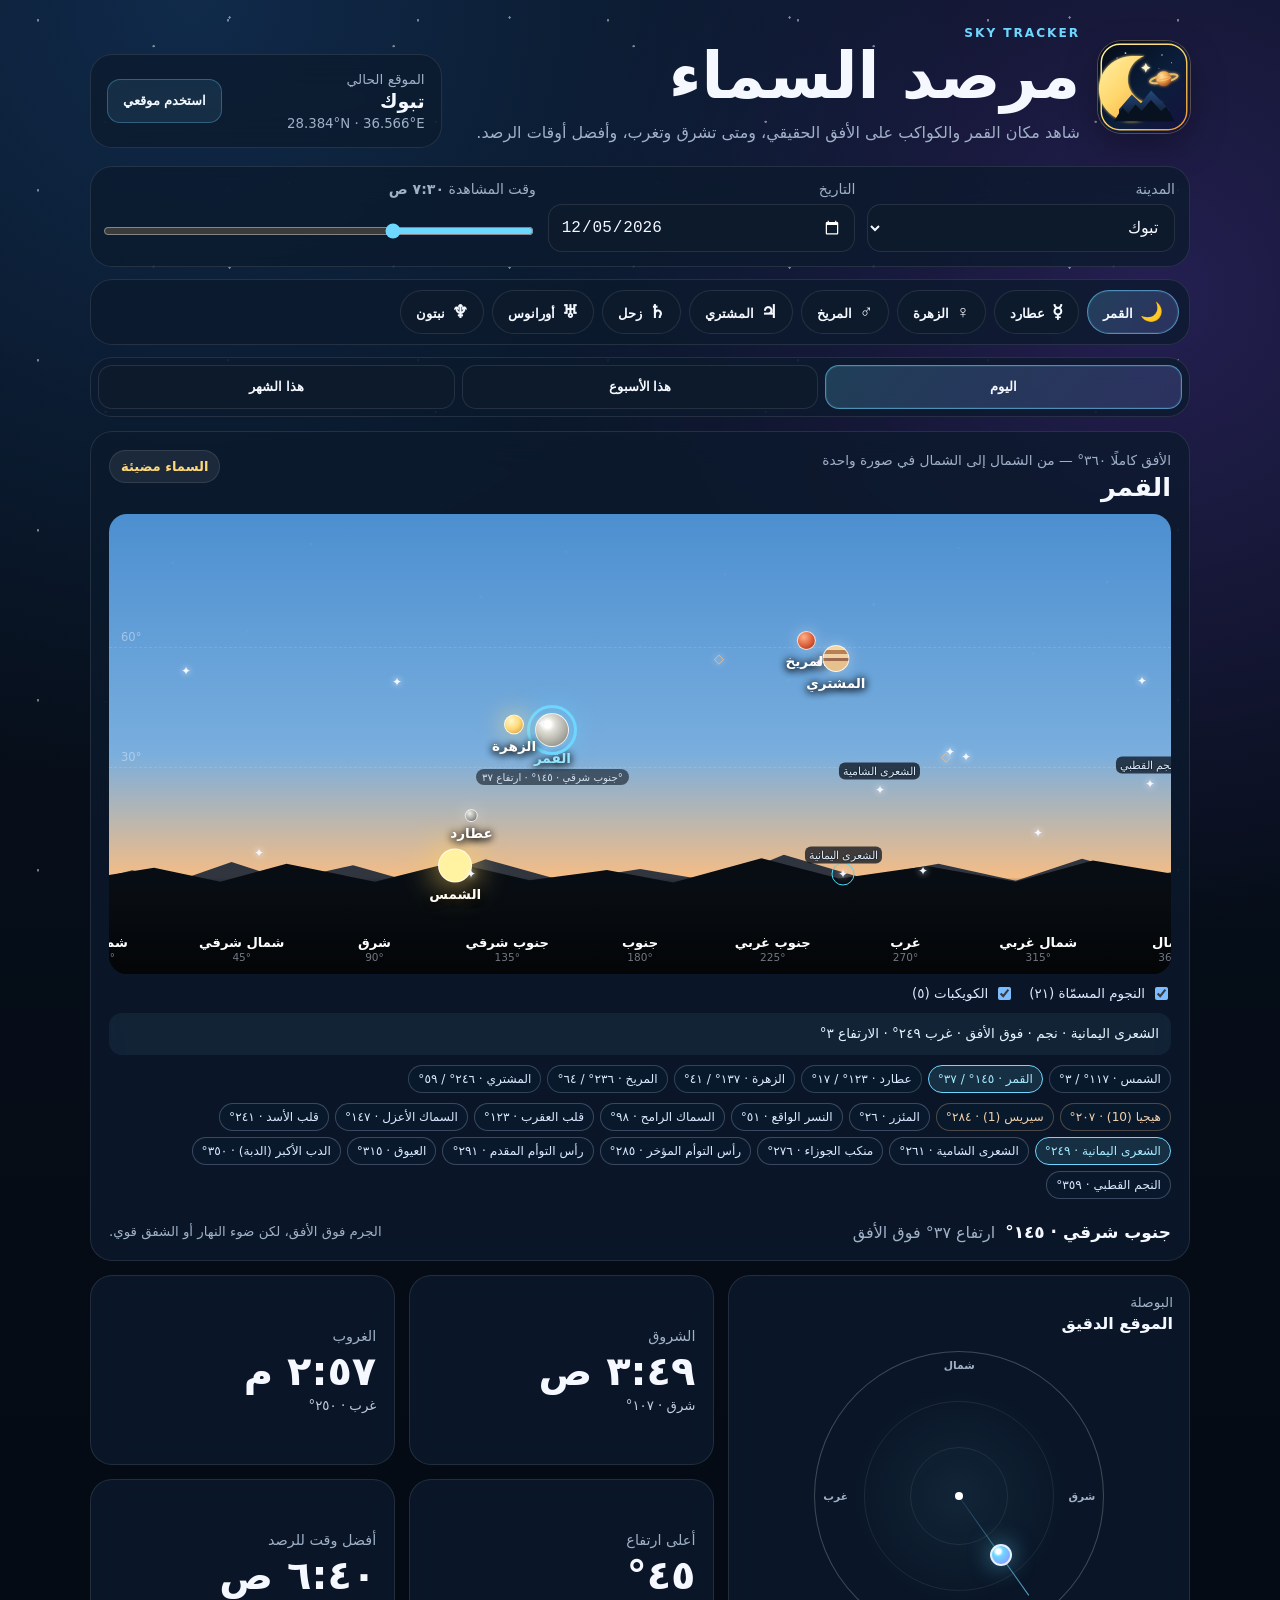
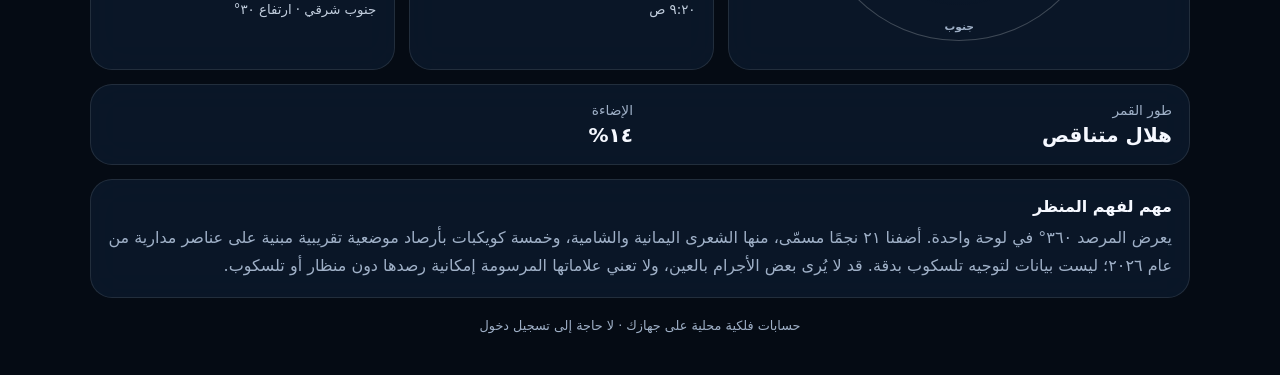
<file: index.html>
<!doctype html>
<html lang="ar" dir="rtl">
<head>
  <meta charset="utf-8">
  <meta name="viewport" content="width=device-width,initial-scale=1,viewport-fit=cover">
  <meta name="theme-color" content="#07111f">
  <meta name="description" content="تتبع القمر والكواكب: الشروق والغروب والاتجاه وأفضل أوقات الرصد.">
  <title>مرصد السماء — Sky Tracker</title>
  <link rel="manifest" href="manifest.webmanifest">
  <link rel="icon" href="icon.svg" type="image/svg+xml">
  <link rel="apple-touch-icon" href="icon.svg">
  <style>
:root{color-scheme:dark;--bg:#06101d;--panel:rgba(12,26,45,.78);--panel2:rgba(18,38,63,.86);--line:rgba(255,255,255,.10);--text:#f5f8ff;--muted:#9fb0c7;--accent:#6ed7ff;--accent2:#9288ff;--good:#82efb5;--warn:#ffd978;--bad:#ff9d9d}
*{box-sizing:border-box}html{background:var(--bg)}body{margin:0;min-height:100vh;font-family:system-ui,-apple-system,"Segoe UI",Tahoma,Arial,sans-serif;color:var(--text);background:radial-gradient(circle at 15% 0%,#102a4a 0,transparent 35%),radial-gradient(circle at 90% 15%,#241f51 0,transparent 31%),linear-gradient(180deg,#07111f,#050b14 75%);overflow-x:hidden}.stars{position:fixed;inset:0;pointer-events:none;opacity:.45;background-image:radial-gradient(circle at 20% 12%,#fff 0 1px,transparent 1.4px),radial-gradient(circle at 64% 21%,#fff 0 1px,transparent 1.4px),radial-gradient(circle at 82% 7%,#fff 0 1px,transparent 1.4px),radial-gradient(circle at 32% 42%,#fff 0 1px,transparent 1.4px),radial-gradient(circle at 78% 54%,#fff 0 1px,transparent 1.4px);background-size:190px 170px,240px 220px,280px 250px,330px 290px,370px 340px}.app-shell{width:min(1100px,calc(100% - 28px));margin:auto;padding:26px 0 42px;position:relative}.hero{display:grid;grid-template-columns:1.35fr .65fr;gap:18px;align-items:end;margin-bottom:18px}.brand-wrap{display:flex;align-items:center;gap:18px;min-width:0}.app-logo{width:92px;height:92px;border-radius:24px;object-fit:cover;flex:0 0 auto;box-shadow:0 0 0 1px rgba(255,217,120,.28),0 14px 36px rgba(0,0,0,.28)}.eyebrow{font-size:.76rem;font-weight:800;letter-spacing:.16em;color:var(--accent);margin:0 0 4px}.hero h1{margin:0;font-size:clamp(2rem,5vw,4rem);line-height:1}.subtitle{color:var(--muted);max-width:700px;line-height:1.8;margin:.7rem 0 0}.location-box{display:flex;align-items:center;justify-content:space-between;gap:12px;padding:16px;border:1px solid var(--line);background:var(--panel);backdrop-filter:blur(18px);border-radius:22px}.location-box div{display:grid;gap:3px}.location-box strong{font-size:1.2rem}.location-box small{color:var(--muted);direction:ltr;text-align:right}.panel{border:1px solid var(--line);background:var(--panel);backdrop-filter:blur(18px);border-radius:22px}.controls{padding:14px;display:grid;grid-template-columns:1fr 1fr 1.4fr;gap:12px;margin-bottom:12px}.controls label{display:grid;gap:7px;color:var(--muted);font-size:.88rem}.controls select,.controls input[type=date]{width:100%;border:1px solid var(--line);background:#0c1a2c;color:var(--text);border-radius:14px;padding:12px;font-size:1rem;min-height:48px}.controls input[type=range]{width:100%;accent-color:var(--accent);min-height:32px}.body-picker{padding:10px;display:flex;gap:8px;overflow-x:auto;margin-bottom:12px;scrollbar-width:none}.body-picker::-webkit-scrollbar{display:none}.body-chip,.tab,.secondary-btn{border:1px solid var(--line);background:#0c1a2c;color:var(--text);border-radius:999px;min-height:44px;padding:10px 15px;font-weight:750;cursor:pointer;white-space:nowrap}.body-chip span{margin-left:7px;font-size:1.15rem}.body-chip.active,.tab.active{background:linear-gradient(135deg,rgba(110,215,255,.2),rgba(146,136,255,.22));border-color:rgba(110,215,255,.55);box-shadow:inset 0 0 0 1px rgba(110,215,255,.1)}.secondary-btn{border-radius:13px;background:rgba(110,215,255,.1);border-color:rgba(110,215,255,.3)}button:focus-visible,input:focus-visible,select:focus-visible{outline:3px solid rgba(110,215,255,.45);outline-offset:2px}.loading{padding:22px;text-align:center;color:var(--muted)}.tabs{padding:7px;display:flex;gap:7px;margin-bottom:14px}.tab{flex:1;border-radius:14px}.tab-page{display:none}.active-page{display:block}.today-grid{display:grid;grid-template-columns:1fr 1.18fr;gap:14px}.sky-card{padding:18px}.section-title-row{display:flex;align-items:flex-start;justify-content:space-between;gap:12px}.section-title-row h2{margin:3px 0 0;font-size:1.65rem}.muted{color:var(--muted);font-size:.86rem}.badge{border-radius:999px;padding:8px 11px;background:rgba(255,255,255,.07);border:1px solid var(--line);font-size:.82rem;font-weight:800}.badge.good{color:var(--good);border-color:rgba(130,239,181,.3);background:rgba(130,239,181,.08)}.badge.warn{color:var(--warn)}.badge.bad{color:var(--bad)}.compass{width:min(330px,86vw);aspect-ratio:1;margin:18px auto 12px;border-radius:50%;border:1px solid rgba(255,255,255,.22);position:relative;background:radial-gradient(circle,rgba(110,215,255,.08),transparent 55%)}.compass>span{position:absolute;font-size:.78rem;color:var(--muted);font-weight:800}.north{top:7px;left:50%;transform:translateX(-50%)}.south{bottom:7px;left:50%;transform:translateX(-50%)}.east{right:8px;top:50%;transform:translateY(-50%)}.west{left:8px;top:50%;transform:translateY(-50%)}.ring{position:absolute;border:1px solid rgba(255,255,255,.08);border-radius:50%;left:50%;top:50%;transform:translate(-50%,-50%)}.ring-1{width:66%;height:66%}.ring-2{width:34%;height:34%}.az-line{position:absolute;left:50%;top:50%;width:42%;height:1px;background:linear-gradient(90deg,rgba(110,215,255,.1),rgba(110,215,255,.75));transform-origin:left center}.body-dot{position:absolute;width:22px;height:22px;border-radius:50%;transform:translate(-50%,-50%);background:radial-gradient(circle at 35% 30%,#fff 0 13%,var(--accent) 30%,var(--accent2) 100%);box-shadow:0 0 22px rgba(110,215,255,.55);border:2px solid rgba(255,255,255,.8)}.center-dot{position:absolute;left:50%;top:50%;width:8px;height:8px;border-radius:50%;background:#fff;transform:translate(-50%,-50%)}.position-readout{text-align:center;display:grid;gap:5px}.position-readout strong{font-size:1.1rem}.position-readout span,.position-readout small{color:var(--muted)}.metrics-grid{display:grid;grid-template-columns:1fr 1fr;gap:14px}.metric{padding:18px;min-height:148px;display:flex;flex-direction:column;justify-content:center}.metric span{color:var(--muted);font-size:.9rem}.metric strong{font-size:clamp(1.6rem,4vw,2.5rem);margin:.25rem 0}.metric small{color:#c2cede}.moon-info{padding:17px;margin-top:14px;display:grid;grid-template-columns:1fr 1fr;gap:14px}.moon-info>div{display:grid;gap:5px}.moon-info strong{font-size:1.25rem}.summary-card{padding:18px;margin-bottom:12px}.summary-card>div:first-child{display:flex;align-items:end;justify-content:space-between;gap:10px}.summary-card strong{font-size:2rem}.progress{height:8px;background:rgba(255,255,255,.07);border-radius:999px;overflow:hidden;margin-top:12px}.progress span{display:block;height:100%;width:0;background:linear-gradient(90deg,var(--accent),var(--accent2));transition:width .3s ease}.forecast-list{display:grid;gap:9px}.forecast-row{padding:14px 16px;display:grid;grid-template-columns:1fr auto;gap:12px;align-items:center}.forecast-row .date{font-weight:750}.forecast-row .detail{font-size:.9rem;text-align:left}.forecast-row.good .detail{color:var(--good)}.forecast-row.weak .detail{color:var(--muted)}.month-grid{display:grid;grid-template-columns:repeat(5,1fr);gap:8px}.month-day{min-height:92px;padding:12px;border-radius:17px;border:1px solid var(--line);background:var(--panel)}.month-day strong{display:block;font-size:.9rem}.month-day span{display:block;margin-top:7px;font-size:.8rem;color:var(--muted)}.month-day.good{border-color:rgba(130,239,181,.25);background:rgba(130,239,181,.055)}.month-day.good span{color:var(--good)}.note-card{padding:17px;margin-top:14px}.note-card p{color:var(--muted);line-height:1.75;margin:.5rem 0 0}footer{text-align:center;color:var(--muted);font-size:.8rem;padding-top:20px}
@media(max-width:760px){.brand-wrap{align-items:flex-start;gap:13px}.app-logo{width:72px;height:72px;border-radius:20px}.app-shell{width:min(100% - 18px,1100px);padding-top:16px}.hero{grid-template-columns:1fr}.hero h1{font-size:2.55rem}.location-box{border-radius:18px}.controls{grid-template-columns:1fr}.today-grid{grid-template-columns:1fr}.metrics-grid{gap:9px}.metric{min-height:126px;padding:14px}.month-grid{grid-template-columns:repeat(3,1fr)}.panel{border-radius:18px}.forecast-row{grid-template-columns:1fr}.forecast-row .detail{text-align:right}}@media(max-width:390px){.metrics-grid{grid-template-columns:1fr 1fr}.metric strong{font-size:1.35rem}.month-grid{grid-template-columns:repeat(2,1fr)}.location-box{align-items:stretch;flex-direction:column}.secondary-btn{width:100%}}
@media(prefers-reduced-motion:reduce){*{scroll-behavior:auto!important;transition:none!important}}
/* Horizon sky view */
.horizon-card{padding:18px;margin-bottom:14px;overflow:hidden}
.horizon-head{margin-bottom:12px}
.horizon-head h2{margin:3px 0 0;font-size:1.6rem}
.sky-scroll{direction:ltr;overflow-x:hidden;overscroll-behavior-inline:contain;border-radius:18px;scrollbar-width:thin;scrollbar-color:rgba(110,215,255,.35) transparent;background:#081426}
.sky-panorama{position:relative;min-width:0;height:460px;overflow:hidden;background:linear-gradient(180deg,var(--sky-top,#07142a) 0%,var(--sky-mid,#10284b) 52%,var(--sky-horizon,#534465) 79%,#111827 82%,#05080d 100%);isolation:isolate}
.sky-starfield{position:absolute;inset:0 0 18%;opacity:var(--stars-opacity,.9);background-image:radial-gradient(circle at 6% 13%,#fff 0 1px,transparent 1.6px),radial-gradient(circle at 13% 31%,#d7eaff 0 1.2px,transparent 1.8px),radial-gradient(circle at 19% 8%,#fff 0 1px,transparent 1.6px),radial-gradient(circle at 26% 42%,#fff 0 .8px,transparent 1.5px),radial-gradient(circle at 35% 22%,#d8e7ff 0 1.2px,transparent 1.8px),radial-gradient(circle at 43% 10%,#fff 0 1px,transparent 1.6px),radial-gradient(circle at 50% 35%,#fff 0 1.1px,transparent 1.7px),radial-gradient(circle at 58% 16%,#dbe7ff 0 1px,transparent 1.5px),radial-gradient(circle at 64% 44%,#fff 0 .9px,transparent 1.5px),radial-gradient(circle at 72% 24%,#fff 0 1.2px,transparent 1.7px),radial-gradient(circle at 80% 9%,#d9e8ff 0 1px,transparent 1.5px),radial-gradient(circle at 87% 37%,#fff 0 1px,transparent 1.6px),radial-gradient(circle at 94% 18%,#fff 0 1.2px,transparent 1.8px)}
.alt-guide{position:absolute;left:0;right:0;border-top:1px dashed rgba(255,255,255,.13);z-index:1}
.alt-guide span{position:absolute;left:12px;top:-18px;font-size:.72rem;color:rgba(220,232,248,.52)}
.g60{top:29%}.g30{top:55%}.g0{top:81%}
.sky-objects{position:absolute;inset:0;z-index:5}
.sky-object{position:absolute;transform:translate(-50%,-50%);display:grid;justify-items:center;gap:4px;min-width:86px;pointer-events:none}
.sky-object .orb{position:relative;border-radius:50%;border:1px solid rgba(255,255,255,.8);box-shadow:0 0 16px rgba(255,255,255,.35)}
.sky-object .obj-name{font-size:.88rem;font-weight:850;color:white;text-shadow:0 2px 7px #000,0 0 8px #000}
.sky-object .obj-data{font-size:.67rem;color:#d6e2f4;background:rgba(2,8,17,.55);padding:2px 6px;border-radius:999px;white-space:nowrap}
.sky-object.selected .orb{outline:3px solid var(--accent);outline-offset:5px;box-shadow:0 0 30px rgba(110,215,255,.78)}
.sky-object.selected .obj-name{color:#9be7ff}
.sky-object.moon .orb{width:34px;height:34px;background:radial-gradient(circle at 36% 32%,#fff 0 12%,#dfdfd7 26%,#a9a9a1 65%,#707277 100%)}
.sky-object.mercury .orb{width:13px;height:13px;background:radial-gradient(circle at 35% 30%,#f1f0e8,#9a9b98 60%,#595a5d)}
.sky-object.venus .orb{width:20px;height:20px;background:radial-gradient(circle at 35% 30%,#fff8cb,#ffd978 48%,#c99034);box-shadow:0 0 24px rgba(255,226,136,.9)}
.sky-object.mars .orb{width:19px;height:19px;background:radial-gradient(circle at 35% 30%,#ffb08a,#d85a35 58%,#842b23)}
.sky-object.jupiter .orb{width:27px;height:27px;background:linear-gradient(180deg,#f4d6a2 0 17%,#b98057 18% 31%,#f0d3a4 32% 49%,#9e6a4f 50% 61%,#e6c18e 62% 100%)}
.sky-object.saturn .orb{width:23px;height:23px;background:radial-gradient(circle at 35% 30%,#f4ddaa,#c8a265 65%,#8c7044)}
.sky-object.saturn .orb:after{content:"";position:absolute;left:50%;top:50%;width:38px;height:10px;border:2px solid #e0c484;border-radius:50%;transform:translate(-50%,-50%) rotate(-12deg)}
.sky-object.sun .orb{width:34px;height:34px;background:#fff2a1;box-shadow:0 0 35px #ffd05c}
.below-horizon{position:absolute;left:50%;top:12px;transform:translateX(-50%);z-index:9;max-width:78%;padding:8px 14px;border:1px solid rgba(255,157,157,.35);border-radius:999px;background:rgba(57,18,24,.72);color:#ffd0d0;font-size:.8rem;font-weight:800;text-align:center}
.mountains{position:absolute;left:-2%;right:-2%;bottom:17%;height:17%;z-index:2;clip-path:polygon(0 100%,0 72%,4% 55%,8% 72%,13% 42%,18% 70%,24% 47%,30% 76%,36% 38%,43% 71%,50% 53%,57% 73%,63% 31%,70% 66%,77% 45%,84% 71%,90% 37%,96% 65%,100% 51%,100% 100%)}
.mountains.back{background:rgba(22,35,53,.88);transform:translateY(10px) scaleY(.83)}
.mountains.front{background:#080d13;clip-path:polygon(0 100%,0 78%,6% 64%,12% 82%,18% 59%,26% 82%,33% 57%,40% 80%,47% 67%,53% 83%,61% 52%,68% 78%,76% 62%,84% 82%,91% 55%,100% 76%,100% 100%)}
.ground{position:absolute;left:0;right:0;bottom:0;height:18%;z-index:3;background:linear-gradient(#090d12,#030507)}
.dir-mark{position:absolute;bottom:11px;z-index:7;transform:translateX(-50%);display:grid;justify-items:center;gap:1px;white-space:nowrap;color:#c9d5e6;font-size:.74rem}
.dir-mark b{font-size:.82rem;color:#fff}.dir-mark span{opacity:.55;font-size:.66rem}
.d0{left:0%}.d45{left:12.5%}.d90{left:25%}.d135{left:37.5%}.d180{left:50%}.d225{left:62.5%}.d270{left:75%}.d315{left:87.5%}.d360{left:100%}
.sky-scene-footer{display:flex;justify-content:space-between;align-items:center;gap:14px;padding-top:13px}
.sky-scene-footer>div{display:flex;gap:10px;align-items:baseline;flex-wrap:wrap}
.sky-scene-footer strong{font-size:1.06rem}.sky-scene-footer span,.sky-scene-footer small{color:var(--muted)}
.lower-grid{grid-template-columns:.85fr 1.15fr;margin-top:14px}
.compass-card{padding:16px}.compact-head strong{display:block;margin-top:3px}
.compass{width:min(290px,78vw)}
.compass>span{font-size:.67rem}
@media(max-width:760px){.horizon-card{padding:12px}.sky-panorama{min-width:0;height:300px}.sky-scene-footer{align-items:flex-start;flex-direction:column}.lower-grid{grid-template-columns:1fr}.sky-object .obj-name{font-size:.8rem}.sky-object .obj-data{font-size:.62rem}}

/* Full-horizon 360° single-panel mode (no horizontal panning). */
.sky-scroll{overflow:hidden;touch-action:pan-y}
.sky-panorama{min-width:0;width:100%;height:clamp(300px,43vw,460px)}
.sky-objects{overflow:hidden}
.sky-object{min-width:0;max-width:120px;gap:3px;z-index:5}
.sky-object .obj-name{font-size:clamp(.62rem,1.25vw,.85rem)}
.sky-object .obj-data{display:none}
.sky-object.selected .obj-data{display:block;font-size:.64rem}
.sky-legend{display:flex;flex-wrap:wrap;gap:6px;margin:10px 0 0;direction:rtl}
.sky-legend-chip{border:1px solid rgba(170,192,225,.25);background:rgba(11,27,47,.6);border-radius:999px;padding:6px 9px;color:#dbe9ff;font-size:.76rem;font-family:inherit;white-space:nowrap}
button.sky-legend-chip{cursor:pointer}
button.sky-legend-chip.active{border-color:#6ed7ff;color:#a5ebff;background:rgba(110,215,255,.13)}
@media(max-width:760px){
 .sky-panorama{min-width:0;width:100%;height:300px}
 .sky-object .obj-name{font-size:.62rem}
 .sky-object .orb{transform:scale(.78)}
 .sky-object.selected .obj-data{display:none}
 .dir-mark{font-size:.57rem}
 .dir-mark b{font-size:.63rem}
 .d45 b,.d135 b,.d225 b,.d315 b,.d45 span,.d135 span,.d225 span,.d315 span{display:none}
 .d360{display:none}
 .sky-legend-chip{font-size:.7rem;padding:5px 7px}
 .below-horizon{max-width:90%;font-size:.67rem}
}

/* Named bright stars and approximate minor planet overlays */
.catalog-switches{display:flex;gap:15px;align-items:center;flex-wrap:wrap;color:#dce8ff;font-size:.84rem;margin:10px 0}
.catalog-switches label{display:flex;align-items:center;gap:6px;cursor:pointer}
.catalog-switches input{accent-color:#7cbdff}
.catalog-details{padding:9px 12px;border-radius:13px;background:rgba(24,42,64,.65);font-size:.85rem;color:#e2f4ff;margin-bottom:9px;line-height:1.75}
.catalog-legend{display:flex;flex-wrap:wrap;gap:6px;margin:10px 0}
.catalog-marker{position:absolute;transform:translate(-50%,-50%);border:0;border-radius:50%;background:transparent;display:flex;align-items:center;justify-content:center;width:13px;height:13px;min-width:13px;min-height:13px;padding:0;cursor:pointer;font-size:12px;color:#f4f7ff;z-index:7;text-shadow:0 0 7px white}
.catalog-marker.asteroid{color:#e5bb95;font-size:13px}
.catalog-marker.active{outline:1px solid #4cd8fa;outline-offset:4px}
.catalog-marker-name{position:absolute;bottom:17px;left:50%;transform:translateX(-50%);white-space:nowrap;background:rgba(3,10,23,.72);border-radius:6px;padding:2px 4px;font-size:11px;color:#d9ecff;text-shadow:0 0 2px black}
.catalog-marker.asteroid .catalog-marker-name{color:#f9cda9}
.minor-chip{border-color:rgba(230,187,135,.3);color:#f1d0ad}
.star-chip{border-color:rgba(197,214,255,.25)}
@media(max-width:760px){.catalog-marker-name{display:none}.catalog-marker.active .catalog-marker-name{display:block;font-size:9px}.catalog-legend{max-height:150px;overflow-y:auto}.catalog-details{font-size:.75rem}}

</style>
</head>
<body>
  <div class="stars" aria-hidden="true"></div>
  <main class="app-shell">
    <header class="hero">
      <div class="brand-wrap">
        <img class="app-logo" src="icon.svg" alt="أيقونة مرصد السماء">
        <div>
          <p class="eyebrow">SKY TRACKER</p>
          <h1>مرصد السماء</h1>
          <p class="subtitle">شاهد مكان القمر والكواكب على الأفق الحقيقي، ومتى تشرق وتغرب، وأفضل أوقات الرصد.</p>
        </div>
      </div>
      <div class="location-box">
        <div>
          <span class="muted">الموقع الحالي</span>
          <strong id="locationName">تبوك</strong>
          <small id="locationCoords">28.384°N · 36.566°E</small>
        </div>
        <button id="useLocationBtn" class="secondary-btn" type="button">استخدم موقعي</button>
      </div>
    </header>

    <section class="controls panel">
      <label>
        <span>المدينة</span>
        <select id="citySelect">
          <option value="tabuk">تبوك</option>
          <option value="riyadh">الرياض</option>
          <option value="jeddah">جدة</option>
          <option value="makkah">مكة</option>
          <option value="madinah">المدينة المنورة</option>
          <option value="dammam">الدمام</option>
        </select>
      </label>
      <label>
        <span>التاريخ</span>
        <input id="dateInput" type="date">
      </label>
      <label>
        <span>وقت المشاهدة <b id="timeLabel">—</b></span>
        <input id="timeInput" type="range" min="0" max="23.5" step="0.5">
      </label>
    </section>

    <section class="body-picker panel" aria-label="اختيار الجرم السماوي">
      <button class="body-chip active" data-body="Moon" type="button"><span>🌙</span>القمر</button>
      <button class="body-chip" data-body="Mercury" type="button"><span>☿</span>عطارد</button>
      <button class="body-chip" data-body="Venus" type="button"><span>♀</span>الزهرة</button>
      <button class="body-chip" data-body="Mars" type="button"><span>♂</span>المريخ</button>
      <button class="body-chip" data-body="Jupiter" type="button"><span>♃</span>المشتري</button>
      <button class="body-chip" data-body="Saturn" type="button"><span>♄</span>زحل</button>
      <button class="body-chip" data-body="Uranus" type="button"><span>♅</span>أورانوس</button>
      <button class="body-chip" data-body="Neptune" type="button"><span>♆</span>نبتون</button>
    </section>

    <section id="loadingPanel" class="panel loading">جاري تحميل محرك الحساب الفلكي…</section>

    <div id="appContent" hidden>
      <nav class="tabs panel" aria-label="فترة العرض">
        <button class="tab active" data-tab="today" type="button">اليوم</button>
        <button class="tab" data-tab="week" type="button">هذا الأسبوع</button>
        <button class="tab" data-tab="month" type="button">هذا الشهر</button>
      </nav>

      <section id="todayTab" class="tab-page active-page">
        <article class="panel horizon-card">
          <div class="section-title-row horizon-head">
            <div>
              <span class="muted">الأفق كاملًا ٣٦٠° — من الشمال إلى الشمال في صورة واحدة</span>
              <h2 id="currentBodyTitle">القمر</h2>
            </div>
            <div id="visibilityBadge" class="badge">—</div>
          </div>

          <div id="skyScroll" class="sky-scroll" aria-label="منظر أفقي لمواقع القمر والكواكب">
            <div id="skyPanorama" class="sky-panorama">
              <div class="sky-starfield" aria-hidden="true"></div>
              <div class="alt-guide g60"><span>60°</span></div>
              <div class="alt-guide g30"><span>30°</span></div>
              <div class="alt-guide g0"><span>الأفق 0°</span></div>
              <div id="skyObjects" class="sky-objects"></div>
              <div id="belowHorizonBanner" class="below-horizon" hidden></div>
              <div class="mountains back" aria-hidden="true"></div>
              <div class="mountains front" aria-hidden="true"></div>
              <div class="ground" aria-hidden="true"></div>

              <div class="dir-mark d0"><b>شمال</b><span>0°</span></div>
              <div class="dir-mark d45"><b>شمال شرقي</b><span>45°</span></div>
              <div class="dir-mark d90"><b>شرق</b><span>90°</span></div>
              <div class="dir-mark d135"><b>جنوب شرقي</b><span>135°</span></div>
              <div class="dir-mark d180"><b>جنوب</b><span>180°</span></div>
              <div class="dir-mark d225"><b>جنوب غربي</b><span>225°</span></div>
              <div class="dir-mark d270"><b>غرب</b><span>270°</span></div>
              <div class="dir-mark d315"><b>شمال غربي</b><span>315°</span></div>
              <div class="dir-mark d360"><b>شمال</b><span>360°</span></div>
            </div>
          </div>

          <div class="catalog-switches" aria-label="فئات الأجرام">
  <label><input type="checkbox" id="showNamedStars" checked> النجوم المسمّاة (٢١)</label>
  <label><input type="checkbox" id="showMinorBodies" checked> الكويكبات (٥)</label>
</div>
<div id="catalogDetails" class="catalog-details" aria-live="polite">اختر نجمًا أو كويكبًا لمعرفة اتجاهه وارتفاعه.</div>
<div id="skyLegend" class="sky-legend" aria-label="الأجرام الموجودة فوق الأفق"></div>
<div id="catalogLegend" class="catalog-legend" aria-label="النجوم والكويكبات فوق الأفق"></div>
          <div class="sky-scene-footer">
            <div>
              <strong id="directionNow">—</strong>
              <span id="altitudeNow">—</span>
            </div>
            <small id="visibilityReason">—</small>
          </div>
        </article>

        <div class="today-grid lower-grid">
          <article class="panel compass-card">
            <div class="section-title-row compact-head">
              <div>
                <span class="muted">البوصلة</span>
                <strong>الموقع الدقيق</strong>
              </div>
            </div>
            <div class="compass" aria-label="بوصلة توضح اتجاه الجرم">
              <span class="north">شمال</span><span class="east">شرق</span><span class="south">جنوب</span><span class="west">غرب</span>
              <div class="ring ring-1"></div><div class="ring ring-2"></div>
              <div id="azLine" class="az-line"></div>
              <div id="bodyDot" class="body-dot"></div>
              <div class="center-dot"></div>
            </div>
          </article>

          <div class="metrics-grid">
            <article class="metric panel"><span>الشروق</span><strong id="riseTime">—</strong><small id="riseDir">—</small></article>
            <article class="metric panel"><span>الغروب</span><strong id="setTime">—</strong><small id="setDir">—</small></article>
            <article class="metric panel"><span>أعلى ارتفاع</span><strong id="maxAlt">—</strong><small id="maxTime">—</small></article>
            <article class="metric panel"><span>أفضل وقت للرصد</span><strong id="bestTime">—</strong><small id="bestDir">—</small></article>
          </div>
        </div>

        <article id="moonInfo" class="panel moon-info" hidden>
          <div><span class="muted">طور القمر</span><strong id="moonPhase">—</strong></div>
          <div><span class="muted">الإضاءة</span><strong id="moonIllumination">—</strong></div>
        </article>
      </section>

      <section id="weekTab" class="tab-page">
        <article class="panel summary-card">
          <div><span class="muted">ليالٍ مناسبة فلكيًا خلال 7 أيام</span><strong id="weekCount">—</strong></div>
          <div class="progress"><span id="weekProgress"></span></div>
        </article>
        <div id="weekList" class="forecast-list"></div>
      </section>

      <section id="monthTab" class="tab-page">
        <article class="panel summary-card">
          <div><span class="muted">ليالٍ مناسبة فلكيًا خلال 30 يومًا</span><strong id="monthCount">—</strong></div>
          <div class="progress"><span id="monthProgress"></span></div>
        </article>
        <div id="monthGrid" class="month-grid"></div>
      </section>

      <section class="panel note-card">
        <strong>مهم لفهم المنظر</strong>
        <p>يعرض المرصد ٣٦٠° في لوحة واحدة. أضفنا ٢١ نجمًا مسمّى، منها الشعرى اليمانية والشامية، وخمسة كويكبات بأرصاد موضعية تقريبية مبنية على عناصر مدارية من عام ٢٠٢٦؛ ليست بيانات لتوجيه تلسكوب بدقة. قد لا يُرى بعض الأجرام بالعين، ولا تعني علاماتها المرسومة إمكانية رصدها دون منظار أو تلسكوب.</p>
      </section>
    </div>

    <footer>حسابات فلكية محلية على جهازك · لا حاجة إلى تسجيل دخول</footer>
  </main>

  <script>
  (function () {
    window.__skyBoot = false;
    function report(message) {
      if (window.__skyBoot) return;
      const panel = document.getElementById('loadingPanel');
      if (panel) {
        panel.hidden = false;
        panel.textContent = 'تعذر بدء المرصد: ' + message + ' — أعد تحميل الصفحة.';
      }
    }
    window.addEventListener('error', (event) => report(event.message || 'خطأ في تحميل الملفات'));
    window.addEventListener('unhandledrejection', (event) => report(event.reason?.message || 'خطأ في التشغيل'));
    setTimeout(() => report('لم يكتمل بدء تشغيل المرصد'), 20000);
  })();
  </script>
  <script src="./astronomy.browser.min.js?v=7"></script>
  <script src="./celestial-catalog.js?v=7"></script>
  <script type="module" src="./app.js?v=8"></script>
</body>
</html>
</file>
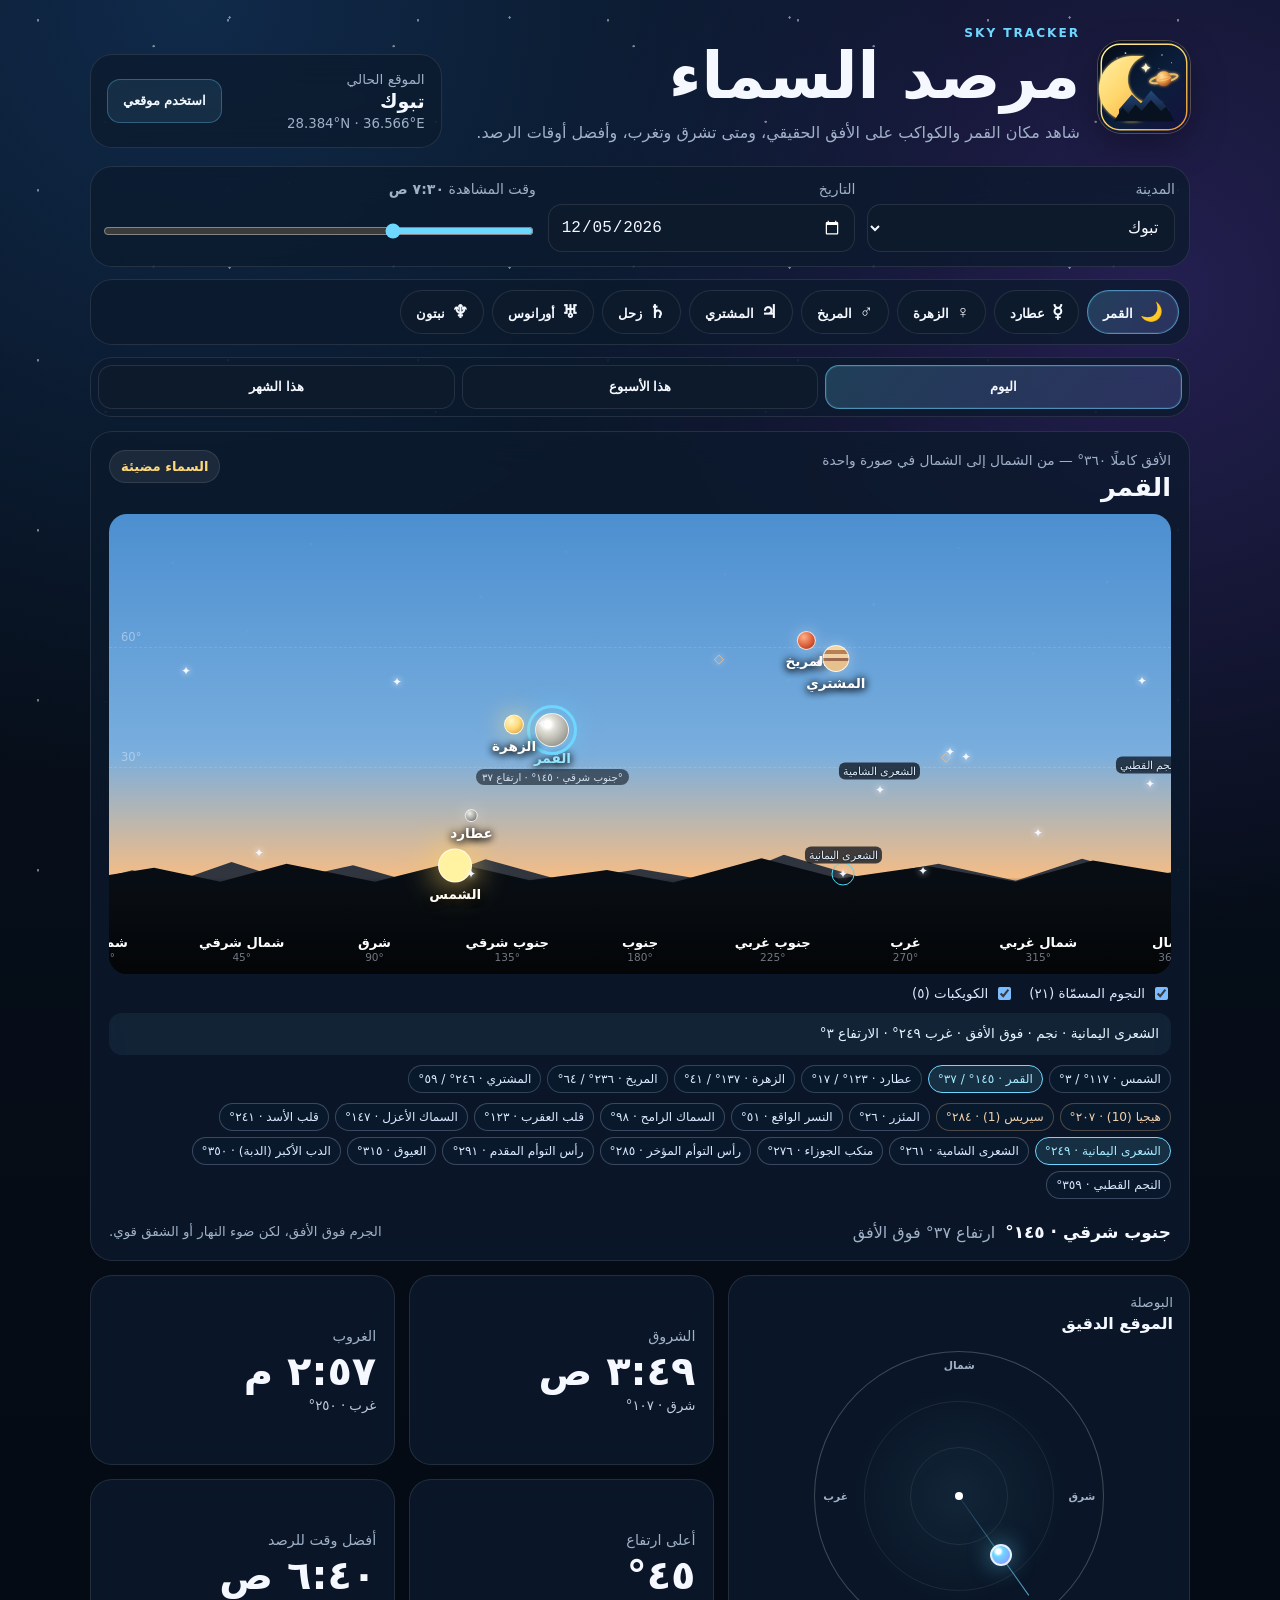
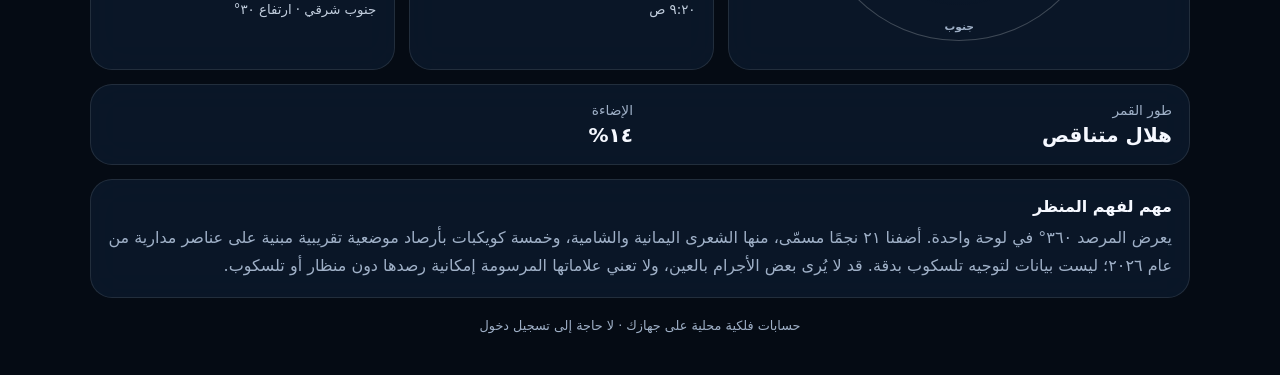
<file: standalone.html>
<!doctype html>
<html lang="ar" dir="rtl">
<head>
  <meta charset="utf-8">
  <meta name="viewport" content="width=device-width,initial-scale=1,viewport-fit=cover">
  <meta name="theme-color" content="#07111f">
  <meta name="description" content="تتبع القمر والكواكب: الشروق والغروب والاتجاه وأفضل أوقات الرصد.">
  <title>مرصد السماء — تشغيل مستقل</title>
  <link rel="manifest" href="manifest.webmanifest">
  <link rel="icon" href="icon.svg" type="image/svg+xml">
  <link rel="apple-touch-icon" href="icon.svg">
  <style>
:root{color-scheme:dark;--bg:#06101d;--panel:rgba(12,26,45,.78);--panel2:rgba(18,38,63,.86);--line:rgba(255,255,255,.10);--text:#f5f8ff;--muted:#9fb0c7;--accent:#6ed7ff;--accent2:#9288ff;--good:#82efb5;--warn:#ffd978;--bad:#ff9d9d}
*{box-sizing:border-box}html{background:var(--bg)}body{margin:0;min-height:100vh;font-family:system-ui,-apple-system,"Segoe UI",Tahoma,Arial,sans-serif;color:var(--text);background:radial-gradient(circle at 15% 0%,#102a4a 0,transparent 35%),radial-gradient(circle at 90% 15%,#241f51 0,transparent 31%),linear-gradient(180deg,#07111f,#050b14 75%);overflow-x:hidden}.stars{position:fixed;inset:0;pointer-events:none;opacity:.45;background-image:radial-gradient(circle at 20% 12%,#fff 0 1px,transparent 1.4px),radial-gradient(circle at 64% 21%,#fff 0 1px,transparent 1.4px),radial-gradient(circle at 82% 7%,#fff 0 1px,transparent 1.4px),radial-gradient(circle at 32% 42%,#fff 0 1px,transparent 1.4px),radial-gradient(circle at 78% 54%,#fff 0 1px,transparent 1.4px);background-size:190px 170px,240px 220px,280px 250px,330px 290px,370px 340px}.app-shell{width:min(1100px,calc(100% - 28px));margin:auto;padding:26px 0 42px;position:relative}.hero{display:grid;grid-template-columns:1.35fr .65fr;gap:18px;align-items:end;margin-bottom:18px}.brand-wrap{display:flex;align-items:center;gap:18px;min-width:0}.app-logo{width:92px;height:92px;border-radius:24px;object-fit:cover;flex:0 0 auto;box-shadow:0 0 0 1px rgba(255,217,120,.28),0 14px 36px rgba(0,0,0,.28)}.eyebrow{font-size:.76rem;font-weight:800;letter-spacing:.16em;color:var(--accent);margin:0 0 4px}.hero h1{margin:0;font-size:clamp(2rem,5vw,4rem);line-height:1}.subtitle{color:var(--muted);max-width:700px;line-height:1.8;margin:.7rem 0 0}.location-box{display:flex;align-items:center;justify-content:space-between;gap:12px;padding:16px;border:1px solid var(--line);background:var(--panel);backdrop-filter:blur(18px);border-radius:22px}.location-box div{display:grid;gap:3px}.location-box strong{font-size:1.2rem}.location-box small{color:var(--muted);direction:ltr;text-align:right}.panel{border:1px solid var(--line);background:var(--panel);backdrop-filter:blur(18px);border-radius:22px}.controls{padding:14px;display:grid;grid-template-columns:1fr 1fr 1.4fr;gap:12px;margin-bottom:12px}.controls label{display:grid;gap:7px;color:var(--muted);font-size:.88rem}.controls select,.controls input[type=date]{width:100%;border:1px solid var(--line);background:#0c1a2c;color:var(--text);border-radius:14px;padding:12px;font-size:1rem;min-height:48px}.controls input[type=range]{width:100%;accent-color:var(--accent);min-height:32px}.body-picker{padding:10px;display:flex;gap:8px;overflow-x:auto;margin-bottom:12px;scrollbar-width:none}.body-picker::-webkit-scrollbar{display:none}.body-chip,.tab,.secondary-btn{border:1px solid var(--line);background:#0c1a2c;color:var(--text);border-radius:999px;min-height:44px;padding:10px 15px;font-weight:750;cursor:pointer;white-space:nowrap}.body-chip span{margin-left:7px;font-size:1.15rem}.body-chip.active,.tab.active{background:linear-gradient(135deg,rgba(110,215,255,.2),rgba(146,136,255,.22));border-color:rgba(110,215,255,.55);box-shadow:inset 0 0 0 1px rgba(110,215,255,.1)}.secondary-btn{border-radius:13px;background:rgba(110,215,255,.1);border-color:rgba(110,215,255,.3)}button:focus-visible,input:focus-visible,select:focus-visible{outline:3px solid rgba(110,215,255,.45);outline-offset:2px}.loading{padding:22px;text-align:center;color:var(--muted)}.tabs{padding:7px;display:flex;gap:7px;margin-bottom:14px}.tab{flex:1;border-radius:14px}.tab-page{display:none}.active-page{display:block}.today-grid{display:grid;grid-template-columns:1fr 1.18fr;gap:14px}.sky-card{padding:18px}.section-title-row{display:flex;align-items:flex-start;justify-content:space-between;gap:12px}.section-title-row h2{margin:3px 0 0;font-size:1.65rem}.muted{color:var(--muted);font-size:.86rem}.badge{border-radius:999px;padding:8px 11px;background:rgba(255,255,255,.07);border:1px solid var(--line);font-size:.82rem;font-weight:800}.badge.good{color:var(--good);border-color:rgba(130,239,181,.3);background:rgba(130,239,181,.08)}.badge.warn{color:var(--warn)}.badge.bad{color:var(--bad)}.compass{width:min(330px,86vw);aspect-ratio:1;margin:18px auto 12px;border-radius:50%;border:1px solid rgba(255,255,255,.22);position:relative;background:radial-gradient(circle,rgba(110,215,255,.08),transparent 55%)}.compass>span{position:absolute;font-size:.78rem;color:var(--muted);font-weight:800}.north{top:7px;left:50%;transform:translateX(-50%)}.south{bottom:7px;left:50%;transform:translateX(-50%)}.east{right:8px;top:50%;transform:translateY(-50%)}.west{left:8px;top:50%;transform:translateY(-50%)}.ring{position:absolute;border:1px solid rgba(255,255,255,.08);border-radius:50%;left:50%;top:50%;transform:translate(-50%,-50%)}.ring-1{width:66%;height:66%}.ring-2{width:34%;height:34%}.az-line{position:absolute;left:50%;top:50%;width:42%;height:1px;background:linear-gradient(90deg,rgba(110,215,255,.1),rgba(110,215,255,.75));transform-origin:left center}.body-dot{position:absolute;width:22px;height:22px;border-radius:50%;transform:translate(-50%,-50%);background:radial-gradient(circle at 35% 30%,#fff 0 13%,var(--accent) 30%,var(--accent2) 100%);box-shadow:0 0 22px rgba(110,215,255,.55);border:2px solid rgba(255,255,255,.8)}.center-dot{position:absolute;left:50%;top:50%;width:8px;height:8px;border-radius:50%;background:#fff;transform:translate(-50%,-50%)}.position-readout{text-align:center;display:grid;gap:5px}.position-readout strong{font-size:1.1rem}.position-readout span,.position-readout small{color:var(--muted)}.metrics-grid{display:grid;grid-template-columns:1fr 1fr;gap:14px}.metric{padding:18px;min-height:148px;display:flex;flex-direction:column;justify-content:center}.metric span{color:var(--muted);font-size:.9rem}.metric strong{font-size:clamp(1.6rem,4vw,2.5rem);margin:.25rem 0}.metric small{color:#c2cede}.moon-info{padding:17px;margin-top:14px;display:grid;grid-template-columns:1fr 1fr;gap:14px}.moon-info>div{display:grid;gap:5px}.moon-info strong{font-size:1.25rem}.summary-card{padding:18px;margin-bottom:12px}.summary-card>div:first-child{display:flex;align-items:end;justify-content:space-between;gap:10px}.summary-card strong{font-size:2rem}.progress{height:8px;background:rgba(255,255,255,.07);border-radius:999px;overflow:hidden;margin-top:12px}.progress span{display:block;height:100%;width:0;background:linear-gradient(90deg,var(--accent),var(--accent2));transition:width .3s ease}.forecast-list{display:grid;gap:9px}.forecast-row{padding:14px 16px;display:grid;grid-template-columns:1fr auto;gap:12px;align-items:center}.forecast-row .date{font-weight:750}.forecast-row .detail{font-size:.9rem;text-align:left}.forecast-row.good .detail{color:var(--good)}.forecast-row.weak .detail{color:var(--muted)}.month-grid{display:grid;grid-template-columns:repeat(5,1fr);gap:8px}.month-day{min-height:92px;padding:12px;border-radius:17px;border:1px solid var(--line);background:var(--panel)}.month-day strong{display:block;font-size:.9rem}.month-day span{display:block;margin-top:7px;font-size:.8rem;color:var(--muted)}.month-day.good{border-color:rgba(130,239,181,.25);background:rgba(130,239,181,.055)}.month-day.good span{color:var(--good)}.note-card{padding:17px;margin-top:14px}.note-card p{color:var(--muted);line-height:1.75;margin:.5rem 0 0}footer{text-align:center;color:var(--muted);font-size:.8rem;padding-top:20px}
@media(max-width:760px){.brand-wrap{align-items:flex-start;gap:13px}.app-logo{width:72px;height:72px;border-radius:20px}.app-shell{width:min(100% - 18px,1100px);padding-top:16px}.hero{grid-template-columns:1fr}.hero h1{font-size:2.55rem}.location-box{border-radius:18px}.controls{grid-template-columns:1fr}.today-grid{grid-template-columns:1fr}.metrics-grid{gap:9px}.metric{min-height:126px;padding:14px}.month-grid{grid-template-columns:repeat(3,1fr)}.panel{border-radius:18px}.forecast-row{grid-template-columns:1fr}.forecast-row .detail{text-align:right}}@media(max-width:390px){.metrics-grid{grid-template-columns:1fr 1fr}.metric strong{font-size:1.35rem}.month-grid{grid-template-columns:repeat(2,1fr)}.location-box{align-items:stretch;flex-direction:column}.secondary-btn{width:100%}}
@media(prefers-reduced-motion:reduce){*{scroll-behavior:auto!important;transition:none!important}}
/* Horizon sky view */
.horizon-card{padding:18px;margin-bottom:14px;overflow:hidden}
.horizon-head{margin-bottom:12px}
.horizon-head h2{margin:3px 0 0;font-size:1.6rem}
.sky-scroll{direction:ltr;overflow-x:hidden;overscroll-behavior-inline:contain;border-radius:18px;scrollbar-width:thin;scrollbar-color:rgba(110,215,255,.35) transparent;background:#081426}
.sky-panorama{position:relative;min-width:0;height:460px;overflow:hidden;background:linear-gradient(180deg,var(--sky-top,#07142a) 0%,var(--sky-mid,#10284b) 52%,var(--sky-horizon,#534465) 79%,#111827 82%,#05080d 100%);isolation:isolate}
.sky-starfield{position:absolute;inset:0 0 18%;opacity:var(--stars-opacity,.9);background-image:radial-gradient(circle at 6% 13%,#fff 0 1px,transparent 1.6px),radial-gradient(circle at 13% 31%,#d7eaff 0 1.2px,transparent 1.8px),radial-gradient(circle at 19% 8%,#fff 0 1px,transparent 1.6px),radial-gradient(circle at 26% 42%,#fff 0 .8px,transparent 1.5px),radial-gradient(circle at 35% 22%,#d8e7ff 0 1.2px,transparent 1.8px),radial-gradient(circle at 43% 10%,#fff 0 1px,transparent 1.6px),radial-gradient(circle at 50% 35%,#fff 0 1.1px,transparent 1.7px),radial-gradient(circle at 58% 16%,#dbe7ff 0 1px,transparent 1.5px),radial-gradient(circle at 64% 44%,#fff 0 .9px,transparent 1.5px),radial-gradient(circle at 72% 24%,#fff 0 1.2px,transparent 1.7px),radial-gradient(circle at 80% 9%,#d9e8ff 0 1px,transparent 1.5px),radial-gradient(circle at 87% 37%,#fff 0 1px,transparent 1.6px),radial-gradient(circle at 94% 18%,#fff 0 1.2px,transparent 1.8px)}
.alt-guide{position:absolute;left:0;right:0;border-top:1px dashed rgba(255,255,255,.13);z-index:1}
.alt-guide span{position:absolute;left:12px;top:-18px;font-size:.72rem;color:rgba(220,232,248,.52)}
.g60{top:29%}.g30{top:55%}.g0{top:81%}
.sky-objects{position:absolute;inset:0;z-index:5}
.sky-object{position:absolute;transform:translate(-50%,-50%);display:grid;justify-items:center;gap:4px;min-width:86px;pointer-events:none}
.sky-object .orb{position:relative;border-radius:50%;border:1px solid rgba(255,255,255,.8);box-shadow:0 0 16px rgba(255,255,255,.35)}
.sky-object .obj-name{font-size:.88rem;font-weight:850;color:white;text-shadow:0 2px 7px #000,0 0 8px #000}
.sky-object .obj-data{font-size:.67rem;color:#d6e2f4;background:rgba(2,8,17,.55);padding:2px 6px;border-radius:999px;white-space:nowrap}
.sky-object.selected .orb{outline:3px solid var(--accent);outline-offset:5px;box-shadow:0 0 30px rgba(110,215,255,.78)}
.sky-object.selected .obj-name{color:#9be7ff}
.sky-object.moon .orb{width:34px;height:34px;background:radial-gradient(circle at 36% 32%,#fff 0 12%,#dfdfd7 26%,#a9a9a1 65%,#707277 100%)}
.sky-object.mercury .orb{width:13px;height:13px;background:radial-gradient(circle at 35% 30%,#f1f0e8,#9a9b98 60%,#595a5d)}
.sky-object.venus .orb{width:20px;height:20px;background:radial-gradient(circle at 35% 30%,#fff8cb,#ffd978 48%,#c99034);box-shadow:0 0 24px rgba(255,226,136,.9)}
.sky-object.mars .orb{width:19px;height:19px;background:radial-gradient(circle at 35% 30%,#ffb08a,#d85a35 58%,#842b23)}
.sky-object.jupiter .orb{width:27px;height:27px;background:linear-gradient(180deg,#f4d6a2 0 17%,#b98057 18% 31%,#f0d3a4 32% 49%,#9e6a4f 50% 61%,#e6c18e 62% 100%)}
.sky-object.saturn .orb{width:23px;height:23px;background:radial-gradient(circle at 35% 30%,#f4ddaa,#c8a265 65%,#8c7044)}
.sky-object.saturn .orb:after{content:"";position:absolute;left:50%;top:50%;width:38px;height:10px;border:2px solid #e0c484;border-radius:50%;transform:translate(-50%,-50%) rotate(-12deg)}
.sky-object.sun .orb{width:34px;height:34px;background:#fff2a1;box-shadow:0 0 35px #ffd05c}
.below-horizon{position:absolute;left:50%;top:12px;transform:translateX(-50%);z-index:9;max-width:78%;padding:8px 14px;border:1px solid rgba(255,157,157,.35);border-radius:999px;background:rgba(57,18,24,.72);color:#ffd0d0;font-size:.8rem;font-weight:800;text-align:center}
.mountains{position:absolute;left:-2%;right:-2%;bottom:17%;height:17%;z-index:2;clip-path:polygon(0 100%,0 72%,4% 55%,8% 72%,13% 42%,18% 70%,24% 47%,30% 76%,36% 38%,43% 71%,50% 53%,57% 73%,63% 31%,70% 66%,77% 45%,84% 71%,90% 37%,96% 65%,100% 51%,100% 100%)}
.mountains.back{background:rgba(22,35,53,.88);transform:translateY(10px) scaleY(.83)}
.mountains.front{background:#080d13;clip-path:polygon(0 100%,0 78%,6% 64%,12% 82%,18% 59%,26% 82%,33% 57%,40% 80%,47% 67%,53% 83%,61% 52%,68% 78%,76% 62%,84% 82%,91% 55%,100% 76%,100% 100%)}
.ground{position:absolute;left:0;right:0;bottom:0;height:18%;z-index:3;background:linear-gradient(#090d12,#030507)}
.dir-mark{position:absolute;bottom:11px;z-index:7;transform:translateX(-50%);display:grid;justify-items:center;gap:1px;white-space:nowrap;color:#c9d5e6;font-size:.74rem}
.dir-mark b{font-size:.82rem;color:#fff}.dir-mark span{opacity:.55;font-size:.66rem}
.d0{left:0%}.d45{left:12.5%}.d90{left:25%}.d135{left:37.5%}.d180{left:50%}.d225{left:62.5%}.d270{left:75%}.d315{left:87.5%}.d360{left:100%}
.sky-scene-footer{display:flex;justify-content:space-between;align-items:center;gap:14px;padding-top:13px}
.sky-scene-footer>div{display:flex;gap:10px;align-items:baseline;flex-wrap:wrap}
.sky-scene-footer strong{font-size:1.06rem}.sky-scene-footer span,.sky-scene-footer small{color:var(--muted)}
.lower-grid{grid-template-columns:.85fr 1.15fr;margin-top:14px}
.compass-card{padding:16px}.compact-head strong{display:block;margin-top:3px}
.compass{width:min(290px,78vw)}
.compass>span{font-size:.67rem}
@media(max-width:760px){.horizon-card{padding:12px}.sky-panorama{min-width:0;height:300px}.sky-scene-footer{align-items:flex-start;flex-direction:column}.lower-grid{grid-template-columns:1fr}.sky-object .obj-name{font-size:.8rem}.sky-object .obj-data{font-size:.62rem}}

/* Full-horizon 360° single-panel mode (no horizontal panning). */
.sky-scroll{overflow:hidden;touch-action:pan-y}
.sky-panorama{min-width:0;width:100%;height:clamp(300px,43vw,460px)}
.sky-objects{overflow:hidden}
.sky-object{min-width:0;max-width:120px;gap:3px;z-index:5}
.sky-object .obj-name{font-size:clamp(.62rem,1.25vw,.85rem)}
.sky-object .obj-data{display:none}
.sky-object.selected .obj-data{display:block;font-size:.64rem}
.sky-legend{display:flex;flex-wrap:wrap;gap:6px;margin:10px 0 0;direction:rtl}
.sky-legend-chip{border:1px solid rgba(170,192,225,.25);background:rgba(11,27,47,.6);border-radius:999px;padding:6px 9px;color:#dbe9ff;font-size:.76rem;font-family:inherit;white-space:nowrap}
button.sky-legend-chip{cursor:pointer}
button.sky-legend-chip.active{border-color:#6ed7ff;color:#a5ebff;background:rgba(110,215,255,.13)}
@media(max-width:760px){
 .sky-panorama{min-width:0;width:100%;height:300px}
 .sky-object .obj-name{font-size:.62rem}
 .sky-object .orb{transform:scale(.78)}
 .sky-object.selected .obj-data{display:none}
 .dir-mark{font-size:.57rem}
 .dir-mark b{font-size:.63rem}
 .d45 b,.d135 b,.d225 b,.d315 b,.d45 span,.d135 span,.d225 span,.d315 span{display:none}
 .d360{display:none}
 .sky-legend-chip{font-size:.7rem;padding:5px 7px}
 .below-horizon{max-width:90%;font-size:.67rem}
}

/* Named bright stars and approximate minor planet overlays */
.catalog-switches{display:flex;gap:15px;align-items:center;flex-wrap:wrap;color:#dce8ff;font-size:.84rem;margin:10px 0}
.catalog-switches label{display:flex;align-items:center;gap:6px;cursor:pointer}
.catalog-switches input{accent-color:#7cbdff}
.catalog-details{padding:9px 12px;border-radius:13px;background:rgba(24,42,64,.65);font-size:.85rem;color:#e2f4ff;margin-bottom:9px;line-height:1.75}
.catalog-legend{display:flex;flex-wrap:wrap;gap:6px;margin:10px 0}
.catalog-marker{position:absolute;transform:translate(-50%,-50%);border:0;border-radius:50%;background:transparent;display:flex;align-items:center;justify-content:center;width:13px;height:13px;min-width:13px;min-height:13px;padding:0;cursor:pointer;font-size:12px;color:#f4f7ff;z-index:7;text-shadow:0 0 7px white}
.catalog-marker.asteroid{color:#e5bb95;font-size:13px}
.catalog-marker.active{outline:1px solid #4cd8fa;outline-offset:4px}
.catalog-marker-name{position:absolute;bottom:17px;left:50%;transform:translateX(-50%);white-space:nowrap;background:rgba(3,10,23,.72);border-radius:6px;padding:2px 4px;font-size:11px;color:#d9ecff;text-shadow:0 0 2px black}
.catalog-marker.asteroid .catalog-marker-name{color:#f9cda9}
.minor-chip{border-color:rgba(230,187,135,.3);color:#f1d0ad}
.star-chip{border-color:rgba(197,214,255,.25)}
@media(max-width:760px){.catalog-marker-name{display:none}.catalog-marker.active .catalog-marker-name{display:block;font-size:9px}.catalog-legend{max-height:150px;overflow-y:auto}.catalog-details{font-size:.75rem}}

</style>
</head>
<body>
  <div class="stars" aria-hidden="true"></div>
  <main class="app-shell">
    <header class="hero">
      <div class="brand-wrap">
        <img class="app-logo" src="icon.svg" alt="أيقونة مرصد السماء">
        <div>
          <p class="eyebrow">SKY TRACKER</p>
          <h1>مرصد السماء</h1>
          <p class="subtitle">شاهد مكان القمر والكواكب على الأفق الحقيقي، ومتى تشرق وتغرب، وأفضل أوقات الرصد.</p>
        </div>
      </div>
      <div class="location-box">
        <div>
          <span class="muted">الموقع الحالي</span>
          <strong id="locationName">تبوك</strong>
          <small id="locationCoords">28.384°N · 36.566°E</small>
        </div>
        <button id="useLocationBtn" class="secondary-btn" type="button">استخدم موقعي</button>
      </div>
    </header>

    <section class="controls panel">
      <label>
        <span>المدينة</span>
        <select id="citySelect">
          <option value="tabuk">تبوك</option>
          <option value="riyadh">الرياض</option>
          <option value="jeddah">جدة</option>
          <option value="makkah">مكة</option>
          <option value="madinah">المدينة المنورة</option>
          <option value="dammam">الدمام</option>
        </select>
      </label>
      <label>
        <span>التاريخ</span>
        <input id="dateInput" type="date">
      </label>
      <label>
        <span>وقت المشاهدة <b id="timeLabel">—</b></span>
        <input id="timeInput" type="range" min="0" max="23.5" step="0.5">
      </label>
    </section>

    <section class="body-picker panel" aria-label="اختيار الجرم السماوي">
      <button class="body-chip active" data-body="Moon" type="button"><span>🌙</span>القمر</button>
      <button class="body-chip" data-body="Mercury" type="button"><span>☿</span>عطارد</button>
      <button class="body-chip" data-body="Venus" type="button"><span>♀</span>الزهرة</button>
      <button class="body-chip" data-body="Mars" type="button"><span>♂</span>المريخ</button>
      <button class="body-chip" data-body="Jupiter" type="button"><span>♃</span>المشتري</button>
      <button class="body-chip" data-body="Saturn" type="button"><span>♄</span>زحل</button>
      <button class="body-chip" data-body="Uranus" type="button"><span>♅</span>أورانوس</button>
      <button class="body-chip" data-body="Neptune" type="button"><span>♆</span>نبتون</button>
    </section>

    <section id="loadingPanel" class="panel loading">جاري تحميل محرك الحساب الفلكي…</section>

    <div id="appContent" hidden>
      <nav class="tabs panel" aria-label="فترة العرض">
        <button class="tab active" data-tab="today" type="button">اليوم</button>
        <button class="tab" data-tab="week" type="button">هذا الأسبوع</button>
        <button class="tab" data-tab="month" type="button">هذا الشهر</button>
      </nav>

      <section id="todayTab" class="tab-page active-page">
        <article class="panel horizon-card">
          <div class="section-title-row horizon-head">
            <div>
              <span class="muted">الأفق كاملًا ٣٦٠° — من الشمال إلى الشمال في صورة واحدة</span>
              <h2 id="currentBodyTitle">القمر</h2>
            </div>
            <div id="visibilityBadge" class="badge">—</div>
          </div>

          <div id="skyScroll" class="sky-scroll" aria-label="منظر أفقي لمواقع القمر والكواكب">
            <div id="skyPanorama" class="sky-panorama">
              <div class="sky-starfield" aria-hidden="true"></div>
              <div class="alt-guide g60"><span>60°</span></div>
              <div class="alt-guide g30"><span>30°</span></div>
              <div class="alt-guide g0"><span>الأفق 0°</span></div>
              <div id="skyObjects" class="sky-objects"></div>
              <div id="belowHorizonBanner" class="below-horizon" hidden></div>
              <div class="mountains back" aria-hidden="true"></div>
              <div class="mountains front" aria-hidden="true"></div>
              <div class="ground" aria-hidden="true"></div>

              <div class="dir-mark d0"><b>شمال</b><span>0°</span></div>
              <div class="dir-mark d45"><b>شمال شرقي</b><span>45°</span></div>
              <div class="dir-mark d90"><b>شرق</b><span>90°</span></div>
              <div class="dir-mark d135"><b>جنوب شرقي</b><span>135°</span></div>
              <div class="dir-mark d180"><b>جنوب</b><span>180°</span></div>
              <div class="dir-mark d225"><b>جنوب غربي</b><span>225°</span></div>
              <div class="dir-mark d270"><b>غرب</b><span>270°</span></div>
              <div class="dir-mark d315"><b>شمال غربي</b><span>315°</span></div>
              <div class="dir-mark d360"><b>شمال</b><span>360°</span></div>
            </div>
          </div>

          <div class="catalog-switches" aria-label="فئات الأجرام">
  <label><input type="checkbox" id="showNamedStars" checked> النجوم المسمّاة (٢١)</label>
  <label><input type="checkbox" id="showMinorBodies" checked> الكويكبات (٥)</label>
</div>
<div id="catalogDetails" class="catalog-details" aria-live="polite">اختر نجمًا أو كويكبًا لمعرفة اتجاهه وارتفاعه.</div>
<div id="skyLegend" class="sky-legend" aria-label="الأجرام الموجودة فوق الأفق"></div>
<div id="catalogLegend" class="catalog-legend" aria-label="النجوم والكويكبات فوق الأفق"></div>
          <div class="sky-scene-footer">
            <div>
              <strong id="directionNow">—</strong>
              <span id="altitudeNow">—</span>
            </div>
            <small id="visibilityReason">—</small>
          </div>
        </article>

        <div class="today-grid lower-grid">
          <article class="panel compass-card">
            <div class="section-title-row compact-head">
              <div>
                <span class="muted">البوصلة</span>
                <strong>الموقع الدقيق</strong>
              </div>
            </div>
            <div class="compass" aria-label="بوصلة توضح اتجاه الجرم">
              <span class="north">شمال</span><span class="east">شرق</span><span class="south">جنوب</span><span class="west">غرب</span>
              <div class="ring ring-1"></div><div class="ring ring-2"></div>
              <div id="azLine" class="az-line"></div>
              <div id="bodyDot" class="body-dot"></div>
              <div class="center-dot"></div>
            </div>
          </article>

          <div class="metrics-grid">
            <article class="metric panel"><span>الشروق</span><strong id="riseTime">—</strong><small id="riseDir">—</small></article>
            <article class="metric panel"><span>الغروب</span><strong id="setTime">—</strong><small id="setDir">—</small></article>
            <article class="metric panel"><span>أعلى ارتفاع</span><strong id="maxAlt">—</strong><small id="maxTime">—</small></article>
            <article class="metric panel"><span>أفضل وقت للرصد</span><strong id="bestTime">—</strong><small id="bestDir">—</small></article>
          </div>
        </div>

        <article id="moonInfo" class="panel moon-info" hidden>
          <div><span class="muted">طور القمر</span><strong id="moonPhase">—</strong></div>
          <div><span class="muted">الإضاءة</span><strong id="moonIllumination">—</strong></div>
        </article>
      </section>

      <section id="weekTab" class="tab-page">
        <article class="panel summary-card">
          <div><span class="muted">ليالٍ مناسبة فلكيًا خلال 7 أيام</span><strong id="weekCount">—</strong></div>
          <div class="progress"><span id="weekProgress"></span></div>
        </article>
        <div id="weekList" class="forecast-list"></div>
      </section>

      <section id="monthTab" class="tab-page">
        <article class="panel summary-card">
          <div><span class="muted">ليالٍ مناسبة فلكيًا خلال 30 يومًا</span><strong id="monthCount">—</strong></div>
          <div class="progress"><span id="monthProgress"></span></div>
        </article>
        <div id="monthGrid" class="month-grid"></div>
      </section>

      <section class="panel note-card">
        <strong>مهم لفهم المنظر</strong>
        <p>يعرض المرصد ٣٦٠° في لوحة واحدة. أضفنا ٢١ نجمًا مسمّى، منها الشعرى اليمانية والشامية، وخمسة كويكبات بأرصاد موضعية تقريبية مبنية على عناصر مدارية من عام ٢٠٢٦؛ ليست بيانات لتوجيه تلسكوب بدقة. قد لا يُرى بعض الأجرام بالعين، ولا تعني علاماتها المرسومة إمكانية رصدها دون منظار أو تلسكوب.</p>
      </section>
    </div>

    <footer>حسابات فلكية محلية على جهازك · لا حاجة إلى تسجيل دخول</footer>
  </main>

  <script>
(function(){
  window.__skyBoot=false;
  function report(message){
    if(window.__skyBoot)return;
    var el=document.getElementById('loadingPanel');
    if(el){el.hidden=false;el.textContent='تعذر بدء المرصد: '+message+' — افتح الرابط المحدث أو أعد تحميل الصفحة.';}
  }
  window.addEventListener('error',function(e){report(e.message||'تعذر تشغيل أحد ملفات البرنامج');});
  window.addEventListener('unhandledrejection',function(e){report(String(e.reason&&e.reason.message||e.reason||'خطأ غير معروف'));});
  setTimeout(function(){if(!window.__skyBoot)report('انتهت مهلة بدء المحرك الفلكي');},12000);
})();
</script>
  <script>
/*
 MIT


    Astronomy library for JavaScript (browser and Node.js).
    https://github.com/cosinekitty/astronomy

    MIT License

    Copyright (c) 2019-2023 Don Cross <cosinekitty@gmail.com>

    Permission is hereby granted, free of charge, to any person obtaining a copy
    of this software and associated documentation files (the "Software"), to deal
    in the Software without restriction, including without limitation the rights
    to use, copy, modify, merge, publish, distribute, sublicense, and/or sell
    copies of the Software, and to permit persons to whom the Software is
    furnished to do so, subject to the following conditions:

    The above copyright notice and this permission notice shall be included in all
    copies or substantial portions of the Software.

    THE SOFTWARE IS PROVIDED "AS IS", WITHOUT WARRANTY OF ANY KIND, EXPRESS OR
    IMPLIED, INCLUDING BUT NOT LIMITED TO THE WARRANTIES OF MERCHANTABILITY,
    FITNESS FOR A PARTICULAR PURPOSE AND NONINFRINGEMENT. IN NO EVENT SHALL THE
    AUTHORS OR COPYRIGHT HOLDERS BE LIABLE FOR ANY CLAIM, DAMAGES OR OTHER
    LIABILITY, WHETHER IN AN ACTION OF CONTRACT, TORT OR OTHERWISE, ARISING FROM,
    OUT OF OR IN CONNECTION WITH THE SOFTWARE OR THE USE OR OTHER DEALINGS IN THE
    SOFTWARE.
*/
var $jscomp=$jscomp||{};$jscomp.scope={};$jscomp.createTemplateTagFirstArg=function(r){return r.raw=r};$jscomp.createTemplateTagFirstArgWithRaw=function(r,u){r.raw=u;return r};$jscomp.arrayIteratorImpl=function(r){var u=0;return function(){return u<r.length?{done:!1,value:r[u++]}:{done:!0}}};$jscomp.arrayIterator=function(r){return{next:$jscomp.arrayIteratorImpl(r)}};$jscomp.makeIterator=function(r){var u="undefined"!=typeof Symbol&&Symbol.iterator&&r[Symbol.iterator];return u?u.call(r):$jscomp.arrayIterator(r)};
$jscomp.getGlobal=function(r){r=["object"==typeof globalThis&&globalThis,r,"object"==typeof window&&window,"object"==typeof self&&self,"object"==typeof global&&global];for(var u=0;u<r.length;++u){var e=r[u];if(e&&e.Math==Math)return e}throw Error("Cannot find global object");};$jscomp.global=$jscomp.getGlobal(this);$jscomp.ASSUME_ES5=!1;$jscomp.ASSUME_NO_NATIVE_MAP=!1;$jscomp.ASSUME_NO_NATIVE_SET=!1;$jscomp.SIMPLE_FROUND_POLYFILL=!1;$jscomp.ISOLATE_POLYFILLS=!1;$jscomp.FORCE_POLYFILL_PROMISE=!1;
$jscomp.FORCE_POLYFILL_PROMISE_WHEN_NO_UNHANDLED_REJECTION=!1;$jscomp.defineProperty=$jscomp.ASSUME_ES5||"function"==typeof Object.defineProperties?Object.defineProperty:function(r,u,e){if(r==Array.prototype||r==Object.prototype)return r;r[u]=e.value;return r};$jscomp.IS_SYMBOL_NATIVE="function"===typeof Symbol&&"symbol"===typeof Symbol("x");$jscomp.TRUST_ES6_POLYFILLS=!$jscomp.ISOLATE_POLYFILLS||$jscomp.IS_SYMBOL_NATIVE;$jscomp.polyfills={};$jscomp.propertyToPolyfillSymbol={};
$jscomp.POLYFILL_PREFIX="$jscp$";var $jscomp$lookupPolyfilledValue=function(r,u){var e=$jscomp.propertyToPolyfillSymbol[u];if(null==e)return r[u];e=r[e];return void 0!==e?e:r[u]};$jscomp.polyfill=function(r,u,e,C){u&&($jscomp.ISOLATE_POLYFILLS?$jscomp.polyfillIsolated(r,u,e,C):$jscomp.polyfillUnisolated(r,u,e,C))};
$jscomp.polyfillUnisolated=function(r,u,e,C){e=$jscomp.global;r=r.split(".");for(C=0;C<r.length-1;C++){var A=r[C];if(!(A in e))return;e=e[A]}r=r[r.length-1];C=e[r];u=u(C);u!=C&&null!=u&&$jscomp.defineProperty(e,r,{configurable:!0,writable:!0,value:u})};
$jscomp.polyfillIsolated=function(r,u,e,C){var A=r.split(".");r=1===A.length;C=A[0];C=!r&&C in $jscomp.polyfills?$jscomp.polyfills:$jscomp.global;for(var w=0;w<A.length-1;w++){var Q=A[w];if(!(Q in C))return;C=C[Q]}A=A[A.length-1];e=$jscomp.IS_SYMBOL_NATIVE&&"es6"===e?C[A]:null;u=u(e);null!=u&&(r?$jscomp.defineProperty($jscomp.polyfills,A,{configurable:!0,writable:!0,value:u}):u!==e&&(void 0===$jscomp.propertyToPolyfillSymbol[A]&&($jscomp.propertyToPolyfillSymbol[A]=$jscomp.IS_SYMBOL_NATIVE?$jscomp.global.Symbol(A):
$jscomp.POLYFILL_PREFIX+A),$jscomp.defineProperty(C,$jscomp.propertyToPolyfillSymbol[A],{configurable:!0,writable:!0,value:u})))};$jscomp.polyfill("Math.log10",function(r){return r?r:function(u){return Math.log(u)/Math.LN10}},"es6","es3");$jscomp.polyfill("Number.isFinite",function(r){return r?r:function(u){return"number"!==typeof u?!1:!isNaN(u)&&Infinity!==u&&-Infinity!==u}},"es6","es3");
$jscomp.polyfill("Math.hypot",function(r){return r?r:function(u){if(2>arguments.length)return arguments.length?Math.abs(arguments[0]):0;var e,C,A;for(e=A=0;e<arguments.length;e++)A=Math.max(A,Math.abs(arguments[e]));if(1E100<A||1E-100>A){if(!A)return A;for(e=C=0;e<arguments.length;e++){var w=Number(arguments[e])/A;C+=w*w}return Math.sqrt(C)*A}for(e=C=0;e<arguments.length;e++)w=Number(arguments[e]),C+=w*w;return Math.sqrt(C)}},"es6","es3");
$jscomp.polyfill("Number.MAX_SAFE_INTEGER",function(){return 9007199254740991},"es6","es3");$jscomp.polyfill("Number.isInteger",function(r){return r?r:function(u){return Number.isFinite(u)?u===Math.floor(u):!1}},"es6","es3");$jscomp.polyfill("Number.isSafeInteger",function(r){return r?r:function(u){return Number.isInteger(u)&&Math.abs(u)<=Number.MAX_SAFE_INTEGER}},"es6","es3");
$jscomp.polyfill("Math.cbrt",function(r){return r?r:function(u){if(0===u)return u;u=Number(u);var e=Math.pow(Math.abs(u),1/3);return 0>u?-e:e}},"es6","es3");
(function(r){"object"===typeof exports&&"undefined"!==typeof module?module.exports=r():"function"===typeof define&&define.amd?define([],r):("undefined"!==typeof window?window:"undefined"!==typeof global?global:"undefined"!==typeof self?self:this).Astronomy=r()})(function(){return function(){function r(u,e,C){function A(N,T){if(!e[N]){if(!u[N]){var ka="function"==typeof require&&require;if(!T&&ka)return ka(N,!0);if(w)return w(N,!0);T=Error("Cannot find module '"+N+"'");throw T.code="MODULE_NOT_FOUND",
T;}T=e[N]={exports:{}};u[N][0].call(T.exports,function(sa){return A(u[N][1][sa]||sa)},T,T.exports,r,u,e,C)}return e[N].exports}for(var w="function"==typeof require&&require,Q=0;Q<C.length;Q++)A(C[Q]);return A}return r}()({1:[function(r,u,e){function C(a){switch(a){case m.Sun:return 2.959122082855911E-4;case m.Mercury:return 4.912547451450812E-11;case m.Venus:return 7.243452486162703E-10;case m.Earth:return 8.887692390113509E-10;case m.Moon:return 1.093189565989891E-11;case m.EMB:return 8.997011346712498E-10;
case m.Mars:return 9.549535105779258E-11;case m.Jupiter:return 2.825345909524226E-7;case m.Saturn:return 8.459715185680659E-8;case m.Uranus:return 1.292024916781969E-8;case m.Neptune:return 1.524358900784276E-8;case m.Pluto:return 2.18869976542597E-12;default:throw"Do not know mass product for body: "+a;}}function A(a){if(!0!==a&&!1!==a)throw console.trace(),"Value is not boolean: "+a;return a}function w(a){if(!Number.isFinite(a))throw console.trace(),"Value is not a finite number: "+a;return a}function Q(a){return a-
Math.floor(a)}function N(a,b){var c=a.x*a.x+a.y*a.y+a.z*a.z;if(1E-8>Math.abs(c))throw"AngleBetween: first vector is too short.";var d=b.x*b.x+b.y*b.y+b.z*b.z;if(1E-8>Math.abs(d))throw"AngleBetween: second vector is too short.";a=(a.x*b.x+a.y*b.y+a.z*b.z)/Math.sqrt(c*d);return-1>=a?180:1<=a?0:e.RAD2DEG*Math.acos(a)}function T(a){a=ld.indexOf(a);return 0<=a?md[a]:null}function ka(a){return(a=T(a))&&0<a.dist?a:null}function sa(a){var b=2E3+(a-14)/365.24217;if(-500>b)return a=(b-1820)/100,-20+32*a*a;
if(500>b){a=b/100;b=a*a;var c=a*b;return 10583.6-1014.41*a+33.78311*b-5.952053*c-.1798452*b*b+.022174192*b*c+.0090316521*c*c}if(1600>b)return a=(b-1E3)/100,b=a*a,c=a*b,1574.2-556.01*a+71.23472*b+.319781*c-.8503463*b*b-.005050998*b*c+.0083572073*c*c;if(1700>b)return a=b-1600,b=a*a,120-.9808*a-.01532*b+a*b/7129;if(1800>b)return a=b-1700,b=a*a,8.83+.1603*a-.0059285*b+1.3336E-4*a*b-b*b/1174E3;if(1860>b){a=b-1800;b=a*a;c=a*b;var d=b*b;return 13.72-.332447*a+.0068612*b+.0041116*c-3.7436E-4*d+1.21272E-5*
b*c-1.699E-7*c*c+8.75E-10*c*d}if(1900>b)return a=b-1860,b=a*a,c=a*b,7.62+.5737*a-.251754*b+.01680668*c-4.473624E-4*b*b+b*c/233174;if(1920>b)return a=b-1900,b=a*a,-2.79+1.494119*a-.0598939*b+.0061966*a*b-1.97E-4*b*b;if(1941>b)return a=b-1920,b=a*a,21.2+.84493*a-.0761*b+.0020936*a*b;if(1961>b)return a=b-1950,b=a*a,29.07+.407*a-b/233+a*b/2547;if(1986>b)return a=b-1975,b=a*a,45.45+1.067*a-b/260-a*b/718;if(2005>b)return a=b-2E3,b=a*a,c=a*b,63.86+.3345*a-.060374*b+.0017275*c+6.51814E-4*b*b+2.373599E-5*
b*c;if(2050>b)return a=b-2E3,62.92+.32217*a+.005589*a*a;if(2150>b)return a=(b-1820)/100,-20+32*a*a-.5628*(2150-b);a=(b-1820)/100;return-20+32*a*a}function Vb(a){return a+Wb(a)/86400}function v(a){return a instanceof O?a:new O(a)}function Xb(a){a=a.tt/36525;return(((((-4.34E-8*a-5.76E-7)*a+.0020034)*a-1.831E-4)*a-46.836769)*a+84381.406)/3600}function da(a){if(!$a||1E-6<Math.abs($a.tt-a.tt)){var b=a.tt/36525;var c=(1287104.79305+1.295965810481E8*b)%1296E3*4.84813681109536E-6;var d=(335779.526232+1.7395272628478E9*
b)%1296E3*4.84813681109536E-6,f=(450160.398036-6962890.5431*b)%1296E3*4.84813681109536E-6,g=Math.sin(f),h=Math.cos(f),l=(-172064161-174666*b)*g+33386*h,k=(92052331+9086*b)*h+15377*g;h=2*(d-(1072260.70369+1.602961601209E9*b)%1296E3*4.84813681109536E-6+f);g=Math.sin(h);h=Math.cos(h);l+=(-13170906-1675*b)*g-13696*h;k+=(5730336-3015*b)*h-4587*g;h=2*(d+f);g=Math.sin(h);h=Math.cos(h);l+=(-2276413-234*b)*g+2796*h;k+=(978459-485*b)*h+1374*g;h=2*f;g=Math.sin(h);h=Math.cos(h);l+=(2074554+207*b)*g-698*h;k+=
(-897492+470*b)*h-291*g;g=Math.sin(c);h=Math.cos(c);c=-1.35E-4+1E-7*(l+((1475877-3633*b)*g+11817*h));b=3.88E-4+1E-7*(k+((73871-184*b)*h-1924*g));g=Xb(a);$a={tt:a.tt,dpsi:c,deps:b,ee:c*Math.cos(g*e.DEG2RAD)/15,mobl:g,tobl:g+b/3600}}return $a}function Yb(a,b){var c=a*e.DEG2RAD;a=Math.cos(c);c=Math.sin(c);return[b[0],b[1]*a-b[2]*c,b[1]*c+b[2]*a]}function ea(a){function b(D,G,P,fa){for(var L=[],ta=0;ta<=G-D;++ta){var ua=L,ub=ua.push,vb,Zb=P,nd=fa,$b=[];for(vb=0;vb<=nd-Zb;++vb)$b.push(0);ub.call(ua,{min:Zb,
array:$b})}return{min:D,array:L}}function c(D,G,P){D=D.array[G-D.min];return D.array[P-D.min]}function d(D,G,P){D=y.array[D-y.min];D.array[G-D.min]=P}function f(D,G,P){D=x.array[D-x.min];D.array[G-D.min]=P}function g(D,G,P,fa,L){L(D*P-G*fa,G*P+D*fa)}function h(D){return Math.sin(U*D)}function l(D,G,P,fa){var L={x:1,y:0};D=[0,D,G,P,fa];for(G=1;4>=G;++G)0!==D[G]&&g(L.x,L.y,c(y,D[G],G),c(x,D[G],G),function(ta,ua){return L.x=ta,L.y=ua});return L}function k(D,G,P,fa,L,ta,ua,ub){L=l(L,ta,ua,ub);q+=D*L.y;
t+=G*L.y;ab+=P*L.x;va+=fa*L.x}++e.CalcMoonCount;a=a.tt/36525;var n,p,q,t,y=b(-6,6,1,4),x=b(-6,6,1,4);var z=a*a;var ab=t=q=0;var va=3422.7;var la=h(.19833+.05611*a);var ha=h(.27869+.04508*a);var V=h(.16827-.36903*a);var ba=h(.34734-5.37261*a);var La=h(.10498-5.37899*a);var bb=h(.42681-.41855*a),od=h(.14943-5.37511*a);var cb=.84*la+.31*ha+14.27*V+7.26*ba+.28*La+.24*bb;var wb=2.94*la+.31*ha+14.27*V+9.34*ba+1.12*La+.83*bb;var db=-6.4*la-1.89*bb;ha=.21*la+.31*ha+14.27*V-88.7*ba-15.3*La+.24*bb-1.86*od;
V=cb-db;la=-3.332E-6*h(.59734-5.37261*a)-5.39E-7*h(.35498-5.37899*a)-6.4E-8*h(.39943-5.37511*a);cb=U*Q(.60643382+1336.85522467*a-3.13E-6*z)+cb/ia;wb=U*Q(.37489701+1325.55240982*a+2.565E-5*z)+wb/ia;db=U*Q(.99312619+99.99735956*a-4.4E-7*z)+db/ia;ha=U*Q(.25909118+1342.2278298*a-8.92E-6*z)+ha/ia;La=U*Q(.82736186+1236.85308708*a-3.97E-6*z)+V/ia;for(n=1;4>=n;++n){switch(n){case 1:V=wb;z=4;ba=1.000002208;break;case 2:V=db;z=3;ba=.997504612-.002495388*a;break;case 3:V=ha;z=4;ba=1.000002708+139.978*la;break;
case 4:V=La;z=6;ba=1;break;default:throw"Internal error: I = "+n;}d(0,n,1);d(1,n,Math.cos(V)*ba);f(0,n,0);f(1,n,Math.sin(V)*ba);for(p=2;p<=z;++p)g(c(y,p-1,n),c(x,p-1,n),c(y,1,n),c(x,1,n),function(D,G){return d(p,n,D),f(p,n,G)});for(p=1;p<=z;++p)d(-p,n,c(y,p,n)),f(-p,n,-c(x,p,n))}k(13.902,14.06,-.001,.2607,0,0,0,4);k(.403,-4.01,.394,.0023,0,0,0,3);k(2369.912,2373.36,.601,28.2333,0,0,0,2);k(-125.154,-112.79,-.725,-.9781,0,0,0,1);k(1.979,6.98,-.445,.0433,1,0,0,4);k(191.953,192.72,.029,3.0861,1,0,0,2);
k(-8.466,-13.51,.455,-.1093,1,0,0,1);k(22639.5,22609.07,.079,186.5398,1,0,0,0);k(18.609,3.59,-.094,.0118,1,0,0,-1);k(-4586.465,-4578.13,-.077,34.3117,1,0,0,-2);k(3.215,5.44,.192,-.0386,1,0,0,-3);k(-38.428,-38.64,.001,.6008,1,0,0,-4);k(-.393,-1.43,-.092,.0086,1,0,0,-6);k(-.289,-1.59,.123,-.0053,0,1,0,4);k(-24.42,-25.1,.04,-.3,0,1,0,2);k(18.023,17.93,.007,.1494,0,1,0,1);k(-668.146,-126.98,-1.302,-.3997,0,1,0,0);k(.56,.32,-.001,-.0037,0,1,0,-1);k(-165.145,-165.06,.054,1.9178,0,1,0,-2);k(-1.877,-6.46,
-.416,.0339,0,1,0,-4);k(.213,1.02,-.074,.0054,2,0,0,4);k(14.387,14.78,-.017,.2833,2,0,0,2);k(-.586,-1.2,.054,-.01,2,0,0,1);k(769.016,767.96,.107,10.1657,2,0,0,0);k(1.75,2.01,-.018,.0155,2,0,0,-1);k(-211.656,-152.53,5.679,-.3039,2,0,0,-2);k(1.225,.91,-.03,-.0088,2,0,0,-3);k(-30.773,-34.07,-.308,.3722,2,0,0,-4);k(-.57,-1.4,-.074,.0109,2,0,0,-6);k(-2.921,-11.75,.787,-.0484,1,1,0,2);k(1.267,1.52,-.022,.0164,1,1,0,1);k(-109.673,-115.18,.461,-.949,1,1,0,0);k(-205.962,-182.36,2.056,1.4437,1,1,0,-2);k(.233,
.36,.012,-.0025,1,1,0,-3);k(-4.391,-9.66,-.471,.0673,1,1,0,-4);k(.283,1.53,-.111,.006,1,-1,0,4);k(14.577,31.7,-1.54,.2302,1,-1,0,2);k(147.687,138.76,.679,1.1528,1,-1,0,0);k(-1.089,.55,.021,0,1,-1,0,-1);k(28.475,23.59,-.443,-.2257,1,-1,0,-2);k(-.276,-.38,-.006,-.0036,1,-1,0,-3);k(.636,2.27,.146,-.0102,1,-1,0,-4);k(-.189,-1.68,.131,-.0028,0,2,0,2);k(-7.486,-.66,-.037,-.0086,0,2,0,0);k(-8.096,-16.35,-.74,.0918,0,2,0,-2);k(-5.741,-.04,0,-9E-4,0,0,2,2);k(.255,0,0,0,0,0,2,1);k(-411.608,-.2,0,-.0124,0,0,
2,0);k(.584,.84,0,.0071,0,0,2,-1);k(-55.173,-52.14,0,-.1052,0,0,2,-2);k(.254,.25,0,-.0017,0,0,2,-3);k(.025,-1.67,0,.0031,0,0,2,-4);k(1.06,2.96,-.166,.0243,3,0,0,2);k(36.124,50.64,-1.3,.6215,3,0,0,0);k(-13.193,-16.4,.258,-.1187,3,0,0,-2);k(-1.187,-.74,.042,.0074,3,0,0,-4);k(-.293,-.31,-.002,.0046,3,0,0,-6);k(-.29,-1.45,.116,-.0051,2,1,0,2);k(-7.649,-10.56,.259,-.1038,2,1,0,0);k(-8.627,-7.59,.078,-.0192,2,1,0,-2);k(-2.74,-2.54,.022,.0324,2,1,0,-4);k(1.181,3.32,-.212,.0213,2,-1,0,2);k(9.703,11.67,-.151,
.1268,2,-1,0,0);k(-.352,-.37,.001,-.0028,2,-1,0,-1);k(-2.494,-1.17,-.003,-.0017,2,-1,0,-2);k(.36,.2,-.012,-.0043,2,-1,0,-4);k(-1.167,-1.25,.008,-.0106,1,2,0,0);k(-7.412,-6.12,.117,.0484,1,2,0,-2);k(-.311,-.65,-.032,.0044,1,2,0,-4);k(.757,1.82,-.105,.0112,1,-2,0,2);k(2.58,2.32,.027,.0196,1,-2,0,0);k(2.533,2.4,-.014,-.0212,1,-2,0,-2);k(-.344,-.57,-.025,.0036,0,3,0,-2);k(-.992,-.02,0,0,1,0,2,2);k(-45.099,-.02,0,-.001,1,0,2,0);k(-.179,-9.52,0,-.0833,1,0,2,-2);k(-.301,-.33,0,.0014,1,0,2,-4);k(-6.382,-3.37,
0,-.0481,1,0,-2,2);k(39.528,85.13,0,-.7136,1,0,-2,0);k(9.366,.71,0,-.0112,1,0,-2,-2);k(.202,.02,0,0,1,0,-2,-4);k(.415,.1,0,.0013,0,1,2,0);k(-2.152,-2.26,0,-.0066,0,1,2,-2);k(-1.44,-1.3,0,.0014,0,1,-2,2);k(.384,-.04,0,0,0,1,-2,-2);k(1.938,3.6,-.145,.0401,4,0,0,0);k(-.952,-1.58,.052,-.013,4,0,0,-2);k(-.551,-.94,.032,-.0097,3,1,0,0);k(-.482,-.57,.005,-.0045,3,1,0,-2);k(.681,.96,-.026,.0115,3,-1,0,0);k(-.297,-.27,.002,-9E-4,2,2,0,-2);k(.254,.21,-.003,0,2,-2,0,-2);k(-.25,-.22,.004,.0014,1,3,0,-2);k(-3.996,
0,0,4E-4,2,0,2,0);k(.557,-.75,0,-.009,2,0,2,-2);k(-.459,-.38,0,-.0053,2,0,-2,2);k(-1.298,.74,0,4E-4,2,0,-2,0);k(.538,1.14,0,-.0141,2,0,-2,-2);k(.263,.02,0,0,1,1,2,0);k(.426,.07,0,-6E-4,1,1,-2,-2);k(-.304,.03,0,3E-4,1,-1,2,0);k(-.372,-.19,0,-.0027,1,-1,-2,2);k(.418,0,0,0,0,0,4,0);k(-.33,-.04,0,0,3,0,2,0);z=-526.069*l(0,0,1,-2).y;z+=-3.352*l(0,0,1,-4).y;z+=44.297*l(1,0,1,-2).y;z+=-6*l(1,0,1,-4).y;z+=20.599*l(-1,0,1,0).y;z+=-30.598*l(-1,0,1,-2).y;z+=-24.649*l(-2,0,1,0).y;z+=-2*l(-2,0,1,-2).y;z+=-22.571*
l(0,1,1,-2).y;z+=10.985*l(0,-1,1,-2).y;q+=.82*h(.7736-62.5512*a)+.31*h(.0466-125.1025*a)+.35*h(.5785-25.1042*a)+.66*h(.4591+1335.8075*a)+.64*h(.313-91.568*a)+1.14*h(.148+1331.2898*a)+.21*h(.5918+1056.5859*a)+.44*h(.5784+1322.8595*a)+.24*h(.2275-5.7374*a)+.28*h(.2965+2.6929*a)+.33*h(.3132+6.3368*a);a=ha+t/ia;a=(1.000002708+139.978*la)*(18518.511+1.189+ab)*Math.sin(a)-6.24*Math.sin(3*a)+z;return{geo_eclip_lon:U*Q((cb+q/ia)/U),geo_eclip_lat:Math.PI/648E3*a,distance_au:ia*pd/(.999953253*va)}}function ac(a,
b){return[a.rot[0][0]*b[0]+a.rot[1][0]*b[1]+a.rot[2][0]*b[2],a.rot[0][1]*b[0]+a.rot[1][1]*b[1]+a.rot[2][1]*b[2],a.rot[0][2]*b[0]+a.rot[1][2]*b[1]+a.rot[2][2]*b[2]]}function wa(a,b,c){b=Ma(b,c);return ac(b,a)}function Ma(a,b){a=a.tt/36525;var c=84381.406,d=((((3.337E-7*a-4.67E-7)*a-.00772503)*a+.0512623)*a-.025754)*a+c;c*=4.84813681109536E-6;var f=((((-9.51E-8*a+1.32851E-4)*a-.00114045)*a-1.0790069)*a+5038.481507)*a*4.84813681109536E-6;d*=4.84813681109536E-6;var g=((((-5.6E-8*a+1.70663E-4)*a-.00121197)*
a-2.3814292)*a+10.556403)*a*4.84813681109536E-6;a=Math.sin(c);c=Math.cos(c);var h=Math.sin(-f);f=Math.cos(-f);var l=Math.sin(-d);d=Math.cos(-d);var k=Math.sin(g),n=Math.cos(g);g=n*f-h*k*d;var p=n*h*c+k*d*f*c-a*k*l,q=n*h*a+k*d*f*a+c*k*l,t=-k*f-h*n*d,y=-k*h*c+n*d*f*c-a*n*l;k=-k*h*a+n*d*f*a+c*n*l;h*=l;n=-l*f*c-a*d;a=-l*f*a+d*c;if(b===F.Into2000)return new J([[g,p,q],[t,y,k],[h,n,a]]);if(b===F.From2000)return new J([[g,t,h],[p,y,n],[q,k,a]]);throw"Invalid precess direction";}function ca(a){if(!eb||eb.tt!==
a.tt){var b=a.tt/36525,c=15*da(a).ee,d=(.779057273264+.00273781191135448*a.ut+a.ut%1)%1*360;0>d&&(d+=360);b=((c+.014506+((((-3.68E-8*b-2.9956E-5)*b-4.4E-7)*b+1.3915817)*b+4612.156534)*b)/3600+d)%360/15;0>b&&(b+=24);eb={tt:a.tt,st:b}}return eb.st}function bc(a){a=v(a);return ca(a)}function xb(a,b){var c=a.latitude*e.DEG2RAD,d=Math.sin(c);c=Math.cos(c);var f=1/Math.hypot(c,.996647180302104*d),g=a.height/1E3,h=6378.1366*f+g;b=(15*b+a.longitude)*e.DEG2RAD;a=Math.sin(b);b=Math.cos(b);return{pos:[h*c*b/
e.KM_PER_AU,h*c*a/e.KM_PER_AU,(6335.438815127603*f+g)*d/e.KM_PER_AU],vel:[-7.292115E-5*h*c*a*86400/e.KM_PER_AU,7.292115E-5*h*c*b*86400/e.KM_PER_AU,0]}}function xa(a,b,c){b=Na(b,c);return ac(b,a)}function Na(a,b){a=da(a);var c=a.mobl*e.DEG2RAD,d=a.tobl*e.DEG2RAD,f=4.84813681109536E-6*a.dpsi;a=Math.cos(c);c=Math.sin(c);var g=Math.cos(d),h=Math.sin(d);d=Math.cos(f);var l=Math.sin(f);f=-l*a;var k=-l*c,n=l*g,p=d*a*g+c*h,q=d*c*g-a*h;l*=h;var t=d*a*h-c*g;a=d*c*h+a*g;if(b===F.From2000)return new J([[d,n,
l],[f,p,t],[k,q,a]]);if(b===F.Into2000)return new J([[d,f,k],[n,p,q],[l,t,a]]);throw"Invalid precess direction";}function fb(a,b,c){return c===F.Into2000?wa(xa(a,b,c),b,c):xa(wa(a,b,c),b,c)}function cc(a,b){var c=ca(a);b=xb(b,c).pos;return fb(b,a,F.Into2000)}function qd(a){if(!(a instanceof Array)||3!==a.length)return!1;for(var b=0;3>b;++b){if(!(a[b]instanceof Array)||3!==a[b].length)return!1;for(var c=0;3>c;++c)if(!Number.isFinite(a[b][c]))return!1}return!0}function yb(a,b){return new E(a[0],a[1],
a[2],b)}function dc(a,b){b=yb(a,b);var c=b.x*b.x+b.y*b.y,d=Math.sqrt(c+b.z*b.z);if(0===c){if(0===b.z)throw"Indeterminate sky coordinates";return new gb(0,0>b.z?-90:90,d,b)}var f=e.RAD2HOUR*Math.atan2(b.y,b.x);0>f&&(f+=24);return new gb(f,e.RAD2DEG*Math.atan2(a[2],Math.sqrt(c)),d,b)}function ya(a,b){var c=a*e.DEG2RAD;a=Math.cos(c);c=Math.sin(c);return[a*b[0]+c*b[1],a*b[1]-c*b[0],b[2]]}function hb(a,b,c,d,f){a=v(a);za(b);w(c);w(d);var g=Math.sin(b.latitude*e.DEG2RAD),h=Math.cos(b.latitude*e.DEG2RAD),
l=Math.sin(b.longitude*e.DEG2RAD),k=Math.cos(b.longitude*e.DEG2RAD);b=Math.sin(d*e.DEG2RAD);var n=Math.cos(d*e.DEG2RAD),p=Math.sin(c*e.HOUR2RAD),q=Math.cos(c*e.HOUR2RAD),t=[h*k,h*l,g];g=[-g*k,-g*l,h];l=[l,-k,0];h=-15*ca(a);a=ya(h,t);t=ya(h,g);l=ya(h,l);b=[n*q,n*p,b];p=b[0]*a[0]+b[1]*a[1]+b[2]*a[2];n=b[0]*t[0]+b[1]*t[1]+b[2]*t[2];t=b[0]*l[0]+b[1]*l[1]+b[2]*l[2];q=Math.hypot(n,t);0<q?(n=-e.RAD2DEG*Math.atan2(t,n),0>n&&(n+=360)):n=0;p=e.RAD2DEG*Math.atan2(q,p);q=d;if(f&&(d=p,f=Oa(f,90-p),p-=f,0<f&&3E-4<
p)){c=Math.sin(p*e.DEG2RAD);q=Math.cos(p*e.DEG2RAD);t=Math.sin(d*e.DEG2RAD);d=Math.cos(d*e.DEG2RAD);f=[];for(l=0;3>l;++l)f.push((b[l]-d*a[l])/t*c+a[l]*q);q=Math.hypot(f[0],f[1]);0<q?(c=e.RAD2HOUR*Math.atan2(f[1],f[0]),0>c&&(c+=24)):c=0;q=e.RAD2DEG*Math.atan2(f[2],q)}return new ec(n,90-p,c,q)}function za(a){if(!(a instanceof zb))throw"Not an instance of the Observer class: "+a;w(a.latitude);w(a.longitude);w(a.height);if(-90>a.latitude||90<a.latitude)throw"Latitude "+a.latitude+" is out of range. Must be -90..+90.";
return a}function fc(a){a=v(a).AddDays(-1/e.C_AUDAY);var b=Aa(M.Earth,a),c=$jscomp.makeIterator(fb([-b.x,-b.y,-b.z],a,F.From2000));b=c.next().value;var d=c.next().value,f=c.next().value,g=e.DEG2RAD*da(a).tobl;c=Math.cos(g);g=Math.sin(g);a=new E(b,d,f,a);return Ab(a,c,g)}function Pa(a,b,c,d,f){za(c);A(d);A(f);b=v(b);c=cc(b,c);a=W(a,b,f);a=[a.x-c[0],a.y-c[1],a.z-c[2]];if(!d)return dc(a,b);d=fb(a,b,F.From2000);return dc(d,b)}function Ab(a,b,c){var d=a.x,f=a.y*b+a.z*c;c=-a.y*c+a.z*b;var g=Math.hypot(d,
f);b=0;0<g&&(b=e.RAD2DEG*Math.atan2(f,d),0>b&&(b+=360));g=e.RAD2DEG*Math.atan2(c,g);a=new E(d,f,c,a.t);return new gc(a,g,b)}function Qa(a){var b=da(a.t),c=wa([a.x,a.y,a.z],a.t,F.From2000),d=$jscomp.makeIterator(xa(c,a.t,F.From2000));c=d.next().value;var f=d.next().value;d=d.next().value;a=new E(c,f,d,a.t);b=b.tobl*e.DEG2RAD;return Ab(a,Math.cos(b),Math.sin(b))}function Y(a){a=v(a);var b=ea(a),c=b.distance_au*Math.cos(b.geo_eclip_lat);b=[c*Math.cos(b.geo_eclip_lon),c*Math.sin(b.geo_eclip_lon),b.distance_au*
Math.sin(b.geo_eclip_lat)];b=Yb(Xb(a),b);b=wa(b,a,F.Into2000);return new E(b[0],b[1],b[2],a)}function ib(a){var b=v(a);a=ea(b);var c=a.distance_au*Math.cos(a.geo_eclip_lat),d=[c*Math.cos(a.geo_eclip_lon),c*Math.sin(a.geo_eclip_lon),a.distance_au*Math.sin(a.geo_eclip_lat)];c=da(b);d=Yb(c.mobl,d);d=xa(d,b,F.From2000);b=yb(d,b);c=c.tobl*e.DEG2RAD;b=Ab(b,Math.cos(c),Math.sin(c));return new Ba(b.elat,b.elon,a.distance_au)}function Ra(a){a=v(a);var b=a.AddDays(-1E-5),c=a.AddDays(1E-5);b=Y(b);c=Y(c);return new I((b.x+
c.x)/2,(b.y+c.y)/2,(b.z+c.z)/2,(c.x-b.x)/2E-5,(c.y-b.y)/2E-5,(c.z-b.z)/2E-5,a)}function Bb(a){a=v(a);var b=Ra(a);return new I(b.x/82.30056,b.y/82.30056,b.z/82.30056,b.vx/82.30056,b.vy/82.30056,b.vz/82.30056,a)}function ma(a,b,c){var d=1,f=0;a=$jscomp.makeIterator(a);for(var g=a.next();!g.done;g=a.next()){var h=0;g=$jscomp.makeIterator(g.value);for(var l=g.next();!l.done;l=g.next()){var k=$jscomp.makeIterator(l.value);l=k.next().value;var n=k.next().value;k=k.next().value;h+=l*Math.cos(n+b*k)}h*=d;
c&&(h%=U);f+=h;d*=b}return f}function Cb(a,b){var c=1,d=0,f=0,g=0;a=$jscomp.makeIterator(a);for(var h=a.next();!h.done;h=a.next()){var l=0,k=0;h=$jscomp.makeIterator(h.value);for(var n=h.next();!n.done;n=h.next()){var p=$jscomp.makeIterator(n.value);n=p.next().value;var q=p.next().value;p=p.next().value;q+=b*p;l+=n*p*Math.sin(q);0<g&&(k+=n*Math.cos(q))}f+=g*d*k-c*l;d=c;c*=b;++g}return f}function Db(a){return new B(a[0]+4.4036E-7*a[1]-1.90919E-7*a[2],-4.79966E-7*a[0]+.917482137087*a[1]-.397776982902*
a[2],.397776982902*a[1]+.917482137087*a[2])}function hc(a,b,c){var d=c*Math.cos(b);return[d*Math.cos(a),d*Math.sin(a),c*Math.sin(b)]}function Aa(a,b){var c=b.tt/365250,d=ma(a[0],c,!0),f=ma(a[1],c,!1);a=ma(a[2],c,!1);d=hc(d,f,a);return Db(d).ToAstroVector(b)}function Sa(a,b){var c=b/365250,d=ma(a[0],c,!0),f=ma(a[1],c,!1),g=ma(a[2],c,!1),h=Cb(a[0],c),l=Cb(a[1],c);c=Cb(a[2],c);var k=Math.cos(d),n=Math.sin(d),p=Math.cos(f),q=Math.sin(f);a=+(c*p*k)-g*q*k*l-g*p*n*h;h=+(c*p*n)-g*q*n*l+g*p*k*h;l=+(c*q)+g*
p*l;d=hc(d,f,g);f=[a/365250,h/365250,l/365250];d=Db(d);f=Db(f);return new X(b,d,f)}function jb(a,b,c,d){d/=d+2.959122082855911E-4;b=Aa(M[c],b);a.x+=d*b.x;a.y+=d*b.y;a.z+=d*b.z}function R(a,b,c,d){d/=d+2.959122082855911E-4;b=Sa(M[c],b);a.r.incr(b.r.mul(d));a.v.incr(b.v.mul(d));return b}function Ta(a,b,c){a=c.sub(a);c=a.quadrature();return a.mul(b/(c*Math.sqrt(c)))}function Ca(a,b,c,d){return new B(b.x+a*(c.x+a*d.x/2),b.y+a*(c.y+a*d.y/2),b.z+a*(c.z+a*d.z/2))}function Eb(a,b,c){return new B(b.x+a*c.x,
b.y+a*c.y,b.z+a*c.z)}function Fb(a,b){var c=a-b.tt,d=new Da(a),f=Ca(c,b.r,b.v,b.a),g=d.Acceleration(f).mean(b.a);f=Ca(c,b.r,b.v,g);b=b.v.add(g.mul(c));c=d.Acceleration(f);a=new Ua(a,f,b,c);return new ic(d,a)}function jc(a,b){a=Math.floor(a);return 0>a?0:a>=b?b-1:a}function Gb(a){var b=$jscomp.makeIterator(a);a=b.next().value;var c=$jscomp.makeIterator(b.next().value);var d=c.next().value;var f=c.next().value;c=c.next().value;var g=$jscomp.makeIterator(b.next().value);b=g.next().value;var h=g.next().value;
g=g.next().value;d=new X(a,new B(d,f,c),new B(b,h,g));a=new Da(d.tt);f=d.r.add(a.Sun.r);c=d.v.add(a.Sun.v);b=a.Acceleration(f);d=new Ua(d.tt,f,c,b);return new ic(a,d)}function kc(a,b,c){a=Gb(a);for(var d=Math.ceil((b-a.grav.tt)/c),f=0;f<d;++f)a=Fb(f+1===d?b:a.grav.tt+c,a.grav);return a}function Hb(a,b){var c=a.tt;var d=na[0][0];if(c<d||c>na[50][0])c=null;else{c=jc((c-d)/29200,50);if(!Ib[c]){d=Ib[c]=[];d[0]=Gb(na[c]).grav;d[200]=Gb(na[c+1]).grav;var f,g=d[0].tt;for(f=1;200>f;++f)d[f]=Fb(g+=146,d[f-
1]).grav;g=d[200].tt;var h=[];h[200]=d[200];for(f=199;0<f;--f)h[f]=Fb(g-=146,h[f+1]).grav;for(f=199;0<f;--f)g=f/200,d[f].r=d[f].r.mul(1-g).add(h[f].r.mul(g)),d[f].v=d[f].v.mul(1-g).add(h[f].v.mul(g)),d[f].a=d[f].a.mul(1-g).add(h[f].a.mul(g))}c=Ib[c]}if(d=c){f=jc((a.tt-d[0].tt)/146,200);c=d[f];g=d[f+1];var l=c.a.mean(g.a);f=Ca(a.tt-c.tt,c.r,c.v,l);d=Eb(a.tt-c.tt,c.v,l);h=Ca(a.tt-g.tt,g.r,g.v,l);g=Eb(a.tt-g.tt,g.v,l);l=(a.tt-c.tt)/146;c=f.mul(1-l).add(h.mul(l));d=d.mul(1-l).add(g.mul(l))}else{var k=
a.tt<na[0][0]?kc(na[0],a.tt,-146):kc(na[50],a.tt,146);c=k.grav.r;d=k.grav.v;k=k.bary}b&&(k||(k=new Da(a.tt)),c=c.sub(k.Sun.r),d=d.sub(k.Sun.v));return new I(c.x,c.y,c.z,d.x,d.y,d.z,a)}function kb(a,b){for(var c=a.tt+18262.5,d=[0,b.al[0]+c*b.al[1],0,0,0,0],f=$jscomp.makeIterator(b.a),g=f.next();!g.done;g=f.next()){var h=$jscomp.makeIterator(g.value);g=h.next().value;var l=h.next().value;h=h.next().value;d[0]+=g*Math.cos(l+c*h)}f=$jscomp.makeIterator(b.l);for(g=f.next();!g.done;g=f.next())h=$jscomp.makeIterator(g.value),
g=h.next().value,l=h.next().value,h=h.next().value,d[1]+=g*Math.sin(l+c*h);d[1]%=U;0>d[1]&&(d[1]+=U);f=$jscomp.makeIterator(b.z);for(g=f.next();!g.done;g=f.next())h=$jscomp.makeIterator(g.value),g=h.next().value,l=h.next().value,h=h.next().value,l+=c*h,d[2]+=g*Math.cos(l),d[3]+=g*Math.sin(l);f=$jscomp.makeIterator(b.zeta);for(g=f.next();!g.done;g=f.next())h=$jscomp.makeIterator(g.value),g=h.next().value,l=h.next().value,h=h.next().value,l+=c*h,d[4]+=g*Math.cos(l),d[5]+=g*Math.sin(l);f=d[0];h=d[1];
g=d[2];l=d[3];c=d[4];d=d[5];var k=Math.sqrt(b.mu/(f*f*f));b=h+g*Math.sin(h)-l*Math.cos(h);do{var n=Math.cos(b);var p=Math.sin(b);n=(h-b+g*p-l*n)/(1-g*n-l*p);b+=n}while(1E-12<=Math.abs(n));n=Math.cos(b);p=Math.sin(b);h=l*n-g*p;var q=-g*n-l*p,t=1/(1+q),y=1/(1+Math.sqrt(1-g*g-l*l));b=f*(n-g-y*l*h);h=f*(p-l+y*g*h);l=k*t*f*(-p-y*l*q);f=k*t*f*(+n+y*g*q);g=2*Math.sqrt(1-c*c-d*d);k=1-2*d*d;n=1-2*c*c;p=2*d*c;a=new I(b*k+h*p,b*p+h*n,(c*h-b*d)*g,l*k+f*p,l*p+f*n,(c*f-l*d)*g,a);return Ea(rd,a)}function Z(a,b){b=
v(b);if(a in M)return Aa(M[a],b);if(a===m.Pluto)return a=Hb(b,!0),new E(a.x,a.y,a.z,b);if(a===m.Sun)return new E(0,0,0,b);if(a===m.Moon){a=Aa(M.Earth,b);var c=Y(b);return new E(a.x+c.x,a.y+c.y,a.z+c.z,b)}if(a===m.EMB)return a=Aa(M.Earth,b),c=Y(b),new E(a.x+c.x/82.30056,a.y+c.y/82.30056,a.z+c.z/82.30056,b);if(a===m.SSB)return a=new E(0,0,0,b),jb(a,b,m.Jupiter,2.825345909524226E-7),jb(a,b,m.Saturn,8.459715185680659E-8),jb(a,b,m.Uranus,1.292024916781969E-8),jb(a,b,m.Neptune,1.524358900784276E-8),a;if(c=
ka(a))return a=new Ba(c.dec,15*c.ra,c.dist),lb(a,b);throw'HelioVector: Unknown body "'+a+'"';}function oa(a,b){var c=ka(a);if(c)return c.dist;b=v(b);return a in M?ma(M[a][2],b.tt/365250,!1):Z(a,b).Length()}function lc(a,b){for(var c=b,d=0,f=0;10>f;++f){var g=a(c);d=g.Length()/e.C_AUDAY;if(1<d)throw"Object is too distant for light-travel solver.";var h=b.AddDays(-d);d=Math.abs(h.tt-c.tt);if(1E-9>d)return g;c=h}throw"Light-travel time solver did not converge: dt = "+d;}function mc(a,b,c,d){A(d);a=v(a);
if(ka(c)){c=Z(c,a);if(d)return b=mb(b,a),d=new E(c.x-b.x,c.y-b.y,c.z-b.z,a),c=e.C_AUDAY/d.Length(),new E(d.x+b.vx/c,d.y+b.vy/c,d.z+b.vz/c,a);b=Z(b,a);return new E(c.x-b.x,c.y-b.y,c.z-b.z,a)}var f=d?new E(0,0,0,a):Z(b,a);var g=new nc(b,c,d,f);return lc(function(h){return g.Position(h)},a)}function W(a,b,c){A(c);b=v(b);switch(a){case m.Earth:return new E(0,0,0,b);case m.Moon:return Y(b);default:return a=mc(b,m.Earth,a,c),a.t=b,a}}function pa(a,b){return new I(a.r.x,a.r.y,a.r.z,a.v.x,a.v.y,a.v.z,b)}
function mb(a,b){b=v(b);switch(a){case m.Sun:return new I(0,0,0,0,0,0,b);case m.SSB:return a=new Da(b.tt),new I(-a.Sun.r.x,-a.Sun.r.y,-a.Sun.r.z,-a.Sun.v.x,-a.Sun.v.y,-a.Sun.v.z,b);case m.Mercury:case m.Venus:case m.Earth:case m.Mars:case m.Jupiter:case m.Saturn:case m.Uranus:case m.Neptune:return a=Sa(M[a],b.tt),pa(a,b);case m.Pluto:return Hb(b,!0);case m.Moon:case m.EMB:var c=Sa(M.Earth,b.tt);a=a==m.Moon?Ra(b):Bb(b);return new I(a.x+c.r.x,a.y+c.r.y,a.z+c.r.z,a.vx+c.v.x,a.vy+c.v.y,a.vz+c.v.z,b);
default:if(ka(a))return a=Z(a,b),new I(a.x,a.y,a.z,0,0,0,b);throw'HelioState: Unsupported body "'+a+'"';}}function sd(a,b,c,d,f){var g=(f+c)/2-d;c=(f-c)/2;if(0==g){if(0==c)return null;d=-d/c;if(-1>d||1<d)return null}else{d=c*c-4*g*d;if(0>=d)return null;f=Math.sqrt(d);d=(-c+f)/(2*g);f=(-c-f)/(2*g);if(-1<=d&&1>=d){if(-1<=f&&1>=f)return null}else if(-1<=f&&1>=f)d=f;else return null}return{t:a+d*b,df_dt:(2*g*d+c)/b}}function K(a,b,c,d){var f=w(d&&d.dt_tolerance_seconds||1);f=Math.abs(f/86400);var g=d&&
d.init_f1||a(b),h=d&&d.init_f2||a(c),l=NaN,k=0;d=d&&d.iter_limit||20;for(var n=!0;;){if(++k>d)throw"Excessive iteration in Search()";var p=new O(b.ut+.5*(c.ut-b.ut)),q=p.ut-b.ut;if(Math.abs(q)<f)return p;n?l=a(p):n=!0;var t=sd(p.ut,c.ut-p.ut,g,l,h);if(t){var y=v(t.t),x=a(y);if(0!==t.df_dt){if(Math.abs(x/t.df_dt)<f)return y;t=1.2*Math.abs(x/t.df_dt);if(t<q/10&&(q=y.AddDays(-t),y=y.AddDays(+t),0>(q.ut-b.ut)*(q.ut-c.ut)&&0>(y.ut-b.ut)*(y.ut-c.ut))){t=a(q);var z=a(y);if(0>t&&0<=z){g=t;h=z;b=q;c=y;l=x;
n=!1;continue}}}}if(0>g&&0<=l)c=p,h=l;else if(0>l&&0<=h)b=p,g=l;else return null}}function Fa(a){for(;-180>=a;)a+=360;for(;180<a;)a-=360;return a}function Ga(a){for(;0>a;)a+=360;for(;360<=a;)a-=360;return a}function oc(a,b,c){w(a);w(c);b=v(b);c=b.AddDays(c);return K(function(d){d=fc(d);return Fa(d.elon-a)},b,c,{dt_tolerance_seconds:.01})}function Jb(a,b,c){if(a===m.Earth||b===m.Earth)throw"The Earth does not have a longitude as seen from itself.";c=v(c);a=W(a,c,!1);a=Qa(a);b=W(b,c,!1);b=Qa(b);return Ga(a.elon-
b.elon)}function Ha(a,b){if(a==m.Earth)throw"The Earth does not have an angle as seen from itself.";var c=v(b);b=W(m.Sun,c,!0);a=W(a,c,!0);return N(b,a)}function qa(a,b){if(a===m.Sun)throw"Cannot calculate heliocentric longitude of the Sun.";a=Z(a,b);return Qa(a).elon}function nb(a,b){if(a===m.Earth)throw"The illumination of the Earth is not defined.";var c=v(b),d=Aa(M.Earth,c);if(a===m.Sun){var f=new E(-d.x,-d.y,-d.z,c);b=new E(0,0,0,c);d=0}else a===m.Moon?(f=Y(c),b=new E(d.x+f.x,d.y+f.y,d.z+f.z,
c)):(b=Z(a,b),f=new E(b.x-d.x,b.y-d.y,b.z-d.z,c)),d=N(f,b);var g=f.Length(),h=b.Length();if(a===m.Sun)var l=td+5*Math.log10(g);else if(a===m.Moon)a=d*e.DEG2RAD,l=a*a,a=-12.717+1.49*Math.abs(a)+.0431*l*l,l=a+=5*Math.log10(g/(385000.6/e.KM_PER_AU)*h);else if(a===m.Saturn){var k=d;a=Qa(f);l=28.06*e.DEG2RAD;var n=e.DEG2RAD*a.elat;a=Math.asin(Math.sin(n)*Math.cos(l)-Math.cos(n)*Math.sin(l)*Math.sin(e.DEG2RAD*a.elon-e.DEG2RAD*(169.51+3.82E-5*c.tt)));l=Math.sin(Math.abs(a));k=-9+.044*k+l*(-2.6+1.2*l)+5*
Math.log10(h*g);a*=e.RAD2DEG;l=k;k=a}else{var p=n=l=0;switch(a){case m.Mercury:a=-.6;l=4.98;n=-4.88;p=3.02;break;case m.Venus:163.6>d?(a=-4.47,l=1.03,n=.57,p=.13):(a=.98,l=-1.02);break;case m.Mars:a=-1.52;l=1.6;break;case m.Jupiter:a=-9.4;l=.5;break;case m.Uranus:a=-7.19;l=.25;break;case m.Neptune:a=-6.87;break;case m.Pluto:a=-1;l=4;break;default:throw"VisualMagnitude: unsupported body "+a;}var q=d/100;l=a+q*(l+q*(n+q*p))+5*Math.log10(h*g)}return new pc(c,l,d,h,g,f,b,k)}function Va(a){if(a===m.Earth)throw"The Earth does not have a synodic period as seen from itself.";
if(a===m.Moon)return 29.530588;var b=aa[a];if(!b)throw"Not a valid planet name: "+a;a=aa.Earth.OrbitalPeriod;return Math.abs(a/(a/b.OrbitalPeriod-1))}function Ia(a,b,c){function d(n){var p=qa(a,n);n=qa(m.Earth,n);return Fa(g*(n-p)-b)}w(b);var f=aa[a];if(!f)throw"Cannot search relative longitude because body is not a planet: "+a;if(a===m.Earth)throw"Cannot search relative longitude for the Earth (it is always 0)";var g=f.OrbitalPeriod>aa.Earth.OrbitalPeriod?1:-1;f=Va(a);c=v(c);var h=d(c);0<h&&(h-=
360);for(var l=0;100>l;++l){var k=-h/360*f;c=c.AddDays(k);if(1>86400*Math.abs(k))return c;k=h;h=d(c);30>Math.abs(k)&&k!==h&&(k/=k-h,.5<k&&2>k&&(f*=k))}throw"Relative longitude search failed to converge for "+a+" near "+c.toString()+" (error_angle = "+h+").";}function Kb(a){return Jb(m.Moon,m.Sun,a)}function Wa(a,b,c){function d(l){l=Kb(l);return Fa(l-a)}w(a);w(c);b=v(b);var f=d(b);if(0>c){0>f&&(f+=360);var g=-(29.530588*f)/360;f=g+1.5;if(f<c)return null;var h=Math.max(c,g-1.5)}else{0<f&&(f-=360);
g=-(29.530588*f)/360;h=g-1.5;if(h>c)return null;f=Math.min(c,g+1.5)}c=b.AddDays(h);b=b.AddDays(f);return K(d,c,b,{dt_tolerance_seconds:.1})}function qc(a){var b=Kb(a);b=(Math.floor(b/90)+1)%4;a=Wa(90*b,a,10);if(!a)throw"Cannot find moon quarter";return new rc(b,a)}function sc(a){if(!Number.isFinite(a)||-500>a||1E5<a)throw"Invalid elevation: "+a;if(11E3>=a){var b=288.15-.0065*a;a=101325*Math.pow(288.15/b,-5.25577)}else 2E4>=a?(b=216.65,a=22632*Math.exp(-1.5768832E-4*(a-11E3))):(b=216.65+.001*(a-2E4),
a=5474.87*Math.pow(216.65/b,34.16319));return new tc(a,b,a/b/(101325/288.15))}function Lb(a,b,c,d,f,g,h){if(0>g&&0<=h)return new ud(d,f,g,h);if(0<=g&&0>h)return null;if(17<a)throw"Excessive recursion in rise/set ascent search.";var l=f.ut-d.ut;if(1>86400*l||Math.min(Math.abs(g),Math.abs(h))>l/2*c)return null;l=new O((d.ut+f.ut)/2);var k=b(l);return Lb(1+a,b,c,d,l,g,k)||Lb(1+a,b,c,l,f,k,h)}function vd(a,b){if(-90>b||90<b)throw"Invalid geographic latitude: "+b;switch(a){case m.Moon:a=4.5;var c=8.2;
break;case m.Sun:a=.8;c=.5;break;case m.Mercury:a=-1.6;c=1;break;case m.Venus:a=-.8;c=.6;break;case m.Mars:a=-.5;c=.4;break;case m.Jupiter:case m.Saturn:case m.Uranus:case m.Neptune:case m.Pluto:a=-.2;c=.2;break;case m.Star1:case m.Star2:case m.Star3:case m.Star4:case m.Star5:case m.Star6:case m.Star7:case m.Star8:a=-.008;c=.008;break;default:throw"Body not allowed for altitude search: "+a;}b*=e.DEG2RAD;return Math.abs((360.98564540070413-a)*Math.cos(b))+Math.abs(c*Math.sin(b))}function uc(a,b,c,
d,f,g,h){function l(x){var z=Pa(a,x,b,!0,!0);x=hb(x,b,z.ra,z.dec).altitude+e.RAD2DEG*Math.asin(g/z.dist);return c*(x-h)}za(b);w(f);w(g);w(h);if(-90>h||90<h)throw"Invalid target altitude angle: "+h;for(var k=vd(a,b.latitude),n=d=v(d),p=d,q=l(n),t=q;;){0>f?(n=p.AddDays(-.42),q=l(n)):(p=n.AddDays(.42),t=l(p));var y=Lb(0,l,k,n,p,q,t);if(y){if(k=K(l,y.tx,y.ty,{dt_tolerance_seconds:.1,init_f1:y.ax,init_f2:y.ay})){if(0>f){if(k.ut<d.ut+f)return null}else if(k.ut>d.ut+f)return null;return k}throw"Rise/set search failed after finding ascent: t1="+
n+", t2="+p+", a1="+q+", a2="+t;}if(0>f){if(n.ut<d.ut+f)return null;p=n;t=q}else{if(p.ut>d.ut+f)return null;n=p;q=t}}}function vc(a,b){b=v(b);var c=Jb(a,m.Sun,b);if(180<c){var d="morning";c=360-c}else d="evening";a=Ha(a,b);return new wc(b,d,a,c)}function xc(a){function b(l){var k=l.AddDays(-5E-4);l=l.AddDays(5E-4);k=ea(k).distance_au;return(ea(l).distance_au-k)/.001}function c(l){return-b(l)}a=v(a);for(var d=b(a),f=0;59.061176>5*f;++f){var g=a.AddDays(5),h=b(g);if(0>=d*h){if(0>d||0<h){a=K(b,a,g,{init_f1:d,
init_f2:h});if(!a)throw"SearchLunarApsis INTERNAL ERROR: perigee search failed!";d=ea(a).distance_au;return new Xa(a,0,d)}if(0<d||0>h){a=K(c,a,g,{init_f1:-d,init_f2:-h});if(!a)throw"SearchLunarApsis INTERNAL ERROR: apogee search failed!";d=ea(a).distance_au;return new Xa(a,1,d)}throw"SearchLunarApsis INTERNAL ERROR: cannot classify apsis event!";}a=g;d=h}throw"SearchLunarApsis INTERNAL ERROR: could not find apsis within 2 synodic months of start date.";}function yc(a,b,c,d){for(var f=b===Ja.Apocenter?
1:-1;;){d/=9;if(d<1/1440)return c=c.AddDays(d/2),a=oa(a,c),new Xa(c,b,a);for(var g=-1,h=0,l=0;10>l;++l){var k=c.AddDays(l*d);k=f*oa(a,k);if(0==l||k>h)g=l,h=k}c=c.AddDays((g-1)*d);d*=2}}function wd(a,b){var c=b.AddDays(-30/360*aa[a].OrbitalPeriod),d=b.AddDays(.75*aa[a].OrbitalPeriod),f=c,g=c,h=-1,l=-1;d=(d.ut-c.ut)/99;for(var k=0;100>k;++k){var n=c.AddDays(k*d),p=oa(a,n);0===k?l=h=p:(p>l&&(l=p,g=n),p<h&&(h=p,f=n))}c=yc(a,0,f.AddDays(-2*d),4*d);a=yc(a,1,g.AddDays(-2*d),4*d);if(c.time.tt>=b.tt)return a.time.tt>=
b.tt&&a.time.tt<c.time.tt?a:c;if(a.time.tt>=b.tt)return a;throw"Internal error: failed to find Neptune apsis.";}function zc(a,b){function c(p){var q=p.AddDays(-5E-4);p=p.AddDays(5E-4);q=oa(a,q);return(oa(a,p)-q)/.001}function d(p){return-c(p)}b=v(b);if(a===m.Neptune||a===m.Pluto)return wd(a,b);for(var f=aa[a].OrbitalPeriod,g=f/6,h=c(b),l=0;l*g<2*f;++l){var k=b.AddDays(g),n=c(k);if(0>=h*n){f=g=void 0;if(0>h||0<n)g=c,f=Ja.Pericenter;else if(0<h||0>n)g=d,f=Ja.Apocenter;else throw"Internal error with slopes in SearchPlanetApsis";
b=K(g,b,k);if(!b)throw"Failed to find slope transition in planetary apsis search.";h=oa(a,b);return new Xa(b,f,h)}b=k;h=n}throw"Internal error: should have found planetary apsis within 2 orbital periods.";}function Ka(a){return new J([[a.rot[0][0],a.rot[1][0],a.rot[2][0]],[a.rot[0][1],a.rot[1][1],a.rot[2][1]],[a.rot[0][2],a.rot[1][2],a.rot[2][2]]])}function ja(a,b){return new J([[b.rot[0][0]*a.rot[0][0]+b.rot[1][0]*a.rot[0][1]+b.rot[2][0]*a.rot[0][2],b.rot[0][1]*a.rot[0][0]+b.rot[1][1]*a.rot[0][1]+
b.rot[2][1]*a.rot[0][2],b.rot[0][2]*a.rot[0][0]+b.rot[1][2]*a.rot[0][1]+b.rot[2][2]*a.rot[0][2]],[b.rot[0][0]*a.rot[1][0]+b.rot[1][0]*a.rot[1][1]+b.rot[2][0]*a.rot[1][2],b.rot[0][1]*a.rot[1][0]+b.rot[1][1]*a.rot[1][1]+b.rot[2][1]*a.rot[1][2],b.rot[0][2]*a.rot[1][0]+b.rot[1][2]*a.rot[1][1]+b.rot[2][2]*a.rot[1][2]],[b.rot[0][0]*a.rot[2][0]+b.rot[1][0]*a.rot[2][1]+b.rot[2][0]*a.rot[2][2],b.rot[0][1]*a.rot[2][0]+b.rot[1][1]*a.rot[2][1]+b.rot[2][1]*a.rot[2][2],b.rot[0][2]*a.rot[2][0]+b.rot[1][2]*a.rot[2][1]+
b.rot[2][2]*a.rot[2][2]]])}function lb(a,b){b=v(b);var c=a.lat*e.DEG2RAD,d=a.lon*e.DEG2RAD,f=a.dist*Math.cos(c);return new E(f*Math.cos(d),f*Math.sin(d),a.dist*Math.sin(c),b)}function Mb(a){var b=Nb(a);return new gb(b.lon/15,b.lat,b.dist,a)}function Nb(a){var b=a.x*a.x+a.y*a.y,c=Math.sqrt(b+a.z*a.z);if(0===b){if(0===a.z)throw"Zero-length vector not allowed.";var d=0;a=0>a.z?-90:90}else d=e.RAD2DEG*Math.atan2(a.y,a.x),0>d&&(d+=360),a=e.RAD2DEG*Math.atan2(a.z,Math.sqrt(b));return new Ba(a,d,c)}function Ac(a){a=
360-a;360<=a?a-=360:0>a&&(a+=360);return a}function Oa(a,b){w(b);if(-90>b||90<b)return 0;if("normal"===a||"jplhor"===a){var c=b;-1>c&&(c=-1);c=1.02/Math.tan((c+10.3/(c+5.11))*e.DEG2RAD)/60;"normal"===a&&-1>b&&(c*=(b+90)/89)}else{if(a)throw"Invalid refraction option: "+a;c=0}return c}function Bc(a,b){if(-90>b||90<b)return 0;for(var c=b-Oa(a,b);;){var d=c+Oa(a,c)-b;if(1E-14>Math.abs(d))return c-b;c-=d}}function Ya(a,b){return new E(a.rot[0][0]*b.x+a.rot[1][0]*b.y+a.rot[2][0]*b.z,a.rot[0][1]*b.x+a.rot[1][1]*
b.y+a.rot[2][1]*b.z,a.rot[0][2]*b.x+a.rot[1][2]*b.y+a.rot[2][2]*b.z,b.t)}function Ea(a,b){return new I(a.rot[0][0]*b.x+a.rot[1][0]*b.y+a.rot[2][0]*b.z,a.rot[0][1]*b.x+a.rot[1][1]*b.y+a.rot[2][1]*b.z,a.rot[0][2]*b.x+a.rot[1][2]*b.y+a.rot[2][2]*b.z,a.rot[0][0]*b.vx+a.rot[1][0]*b.vy+a.rot[2][0]*b.vz,a.rot[0][1]*b.vx+a.rot[1][1]*b.vy+a.rot[2][1]*b.vz,a.rot[0][2]*b.vx+a.rot[1][2]*b.vy+a.rot[2][2]*b.vz,b.t)}function Cc(){return new J([[1,0,0],[0,.9174821430670688,-.3977769691083922],[0,.3977769691083922,
.9174821430670688]])}function ob(a){a=v(a);var b=Ma(a,F.From2000);a=Na(a,F.From2000);return ja(b,a)}function pb(a){a=v(a);var b=Na(a,F.Into2000);a=Ma(a,F.Into2000);return ja(b,a)}function Ob(a,b){a=v(a);var c=Math.sin(b.latitude*e.DEG2RAD),d=Math.cos(b.latitude*e.DEG2RAD),f=Math.sin(b.longitude*e.DEG2RAD),g=Math.cos(b.longitude*e.DEG2RAD);b=[d*g,d*f,c];c=[-c*g,-c*f,d];f=[f,-g,0];a=-15*ca(a);b=ya(a,b);c=ya(a,c);a=ya(a,f);return new J([[c[0],a[0],b[0]],[c[1],a[1],b[1]],[c[2],a[2],b[2]]])}function Dc(a,
b){a=Ob(a,b);return Ka(a)}function Ec(a,b){a=v(a);b=Dc(a,b);a=pb(a);return ja(b,a)}function Fc(a){a=pb(a);var b=Cc();return ja(a,b)}function Gc(a){a=Fc(a);return Ka(a)}function Hc(a,b){a=v(a);var c=Gc(a);a=Ob(a,b);return ja(c,a)}function Ic(a){var b=da(v(a)).tobl*e.DEG2RAD;a=Math.cos(b);b=Math.sin(b);return new J([[1,0,0],[0,+a,+b],[0,-b,+a]])}function Jc(a){var b=da(v(a)).tobl*e.DEG2RAD;a=Math.cos(b);b=Math.sin(b);return new J([[1,0,0],[0,+a,-b],[0,+b,+a]])}function Za(a,b,c,d){var f=(d.x*c.x+d.y*
c.y+d.z*c.z)/(d.x*d.x+d.y*d.y+d.z*d.z);return new xd(b,f,e.KM_PER_AU*Math.hypot(f*d.x-c.x,f*d.y-c.y,f*d.z-c.z),695700-(1+f)*(695700-a),-695700+(1+f)*(695700+a),c,d)}function qb(a){var b=W(m.Sun,a,!0);b=new E(-b.x,-b.y,-b.z,b.t);var c=Y(a);return Za(6459,a,c,b)}function Kc(a){var b=W(m.Sun,a,!0),c=Y(a),d=new E(-c.x,-c.y,-c.z,c.t);c.x-=b.x;c.y-=b.y;c.z-=b.z;return Za(1737.4,a,d,c)}function Pb(a,b){var c=cc(a,b);b=W(m.Sun,a,!0);var d=Y(a);c=new E(c[0]-d.x,c[1]-d.y,c[2]-d.z,a);d.x-=b.x;d.y-=b.y;d.z-=
b.z;return Za(1737.4,a,c,d)}function rb(a,b,c){a=W(a,c,!0);var d=W(m.Sun,c,!0),f=new E(a.x-d.x,a.y-d.y,a.z-d.z,c);d.x=-a.x;d.y=-a.y;d.z=-a.z;return Za(b,c,d,f)}function Qb(a,b){var c=1/86400,d=b.AddDays(-c);b=b.AddDays(+c);d=a(d);return(a(b).r-d.r)/c}function yd(a){var b=a.AddDays(-.03);a=a.AddDays(.03);b=K(function(c){return Qb(qb,c)},b,a);if(!b)throw"Failed to find peak Earth shadow time.";return qb(b)}function zd(a){var b=a.AddDays(-.03);a=a.AddDays(.03);b=K(function(c){return Qb(Kc,c)},b,a);if(!b)throw"Failed to find peak Moon shadow time.";
return Kc(b)}function Ad(a,b,c){var d=c.AddDays(-1);c=c.AddDays(1);d=K(function(f){var g=1/86400,h=rb(a,b,f.AddDays(-g));return(rb(a,b,f.AddDays(+g)).r-h.r)/g},d,c);if(!d)throw"Failed to find peak planet shadow time.";return rb(a,b,d)}function Bd(a,b){function c(g){return Pb(g,b)}var d=a.AddDays(-.2),f=a.AddDays(.2);d=K(function(g){return Qb(c,g)},d,f);if(!d)throw"PeakLocalMoonShadow: search failure for search_center_time = "+a;return Pb(d,b)}function Rb(a,b,c){var d=c/1440;c=a.AddDays(-d);d=a.AddDays(+d);
c=K(function(f){return-(qb(f).r-b)},c,a);a=K(function(f){return+(qb(f).r-b)},a,d);if(!c||!a)throw"Failed to find shadow semiduration";return 720*(a.ut-c.ut)}function Sb(a){a=ea(a);return e.RAD2DEG*a.geo_eclip_lat}function Lc(a,b,c){if(0>=a)throw"Radius of first disc must be positive.";if(0>=b)throw"Radius of second disc must be positive.";if(0>c)throw"Distance between discs is not allowed to be negative.";if(c>=a+b)return 0;if(0==c)return a<=b?1:b*b/(a*a);var d=(a*a-b*b+c*c)/(2*c),f=a*a-d*d;if(0>=
f)return a<=b?1:b*b/(a*a);f=Math.sqrt(f);return(a*a*Math.acos(d/a)-d*f+(b*b*Math.acos((c-d)/b)-(c-d)*f))/(Math.PI*a*a)}function Mc(a,b){var c=new E(a.x+b.x,a.y+b.y,a.z+b.z,a.t);a=Math.asin(Nc/c.Length());var d=Math.asin(Cd/b.Length());b=N(b,c);b=Lc(a,d,b*e.DEG2RAD);return Math.min(.9999,b)}function Oc(a){a=v(a);for(var b=0;12>b;++b){var c=Wa(180,a,40);if(!c)throw"Cannot find full moon.";a=Sb(c);if(1.8>Math.abs(a)&&(a=yd(c),a.r<a.p+1737.4)){b=S.Penumbral;var d=c=0,f=0,g=Rb(a.time,a.p+1737.4,200);a.r<
a.k+1737.4&&(b=S.Partial,f=Rb(a.time,a.k+1737.4,g),a.r+1737.4<a.k?(b=S.Total,c=1,d=Rb(a.time,a.k-1737.4,f)):c=Lc(1737.4,a.k,a.r));return new Pc(b,c,a.time,g,f,d)}a=c.AddDays(10)}throw"Failed to find lunar eclipse within 12 full moons.";}function Qc(a){a=v(a);var b;for(b=0;12>b;++b){var c=Wa(0,a,40);if(!c)throw"Cannot find new moon";a=Sb(c);if(1.8>Math.abs(a)&&(a=zd(c),a.r<a.p+6371)){var d=void 0,f=void 0,g=S.Partial;b=a.time;c=a.r;var h=ob(a.time),l=Ya(h,a.dir),k=Ya(h,a.target);l.x*=e.KM_PER_AU;l.y*=
e.KM_PER_AU;l.z*=e.KM_PER_AU/.996647180302104;k.x*=e.KM_PER_AU;k.y*=e.KM_PER_AU;k.z*=e.KM_PER_AU/.996647180302104;var n=l.x*l.x+l.y*l.y+l.z*l.z,p=-2*(l.x*k.x+l.y*k.y+l.z*k.z),q=p*p-4*n*(k.x*k.x+k.y*k.y+k.z*k.z-4.068062648825956E7);if(0<q){f=(-p-Math.sqrt(q))/(2*n);g=f*l.x-k.x;n=f*l.y-k.y;l=.996647180302104*(f*l.z-k.z);f=.9933056020041345*Math.hypot(g,n);f=0==f?0<l?90:-90:e.RAD2DEG*Math.atan(l/f);d=ca(b);d=(e.RAD2DEG*Math.atan2(n,g)-15*d)%360;-180>=d?d+=360:180<d&&(d-=360);h=Ka(h);l=new E(g/e.KM_PER_AU,
n/e.KM_PER_AU,l/e.KM_PER_AU,a.time);l=Ya(h,l);l.x+=a.target.x;l.y+=a.target.y;l.z+=a.target.z;h=Za(1736,a.time,l,a.dir);if(1E-9<h.r||0>h.r)throw"Unexpected shadow distance from geoid intersection = "+h.r;g=.014<h.k?S.Total:S.Annular;a=g===S.Total?1:Mc(a.dir,l)}else a=void 0;return new Rc(g,a,b,c,f,d)}a=c.AddDays(10)}throw"Failed to find solar eclipse within 12 full moons.";}function Sc(a){return a.p-a.r}function Tc(a){return Math.abs(a.k)-a.r}function sb(a,b,c,d,f){d=K(function(g){g=Pb(g,a);return b*
c(g)},d,f);if(!d)throw"Local eclipse transition search failed.";return Uc(a,d)}function Uc(a,b){var c=Pa(m.Sun,b,a,!0,!0);a=hb(b,a,c.ra,c.dec,"normal").altitude;return new Vc(b,a)}function Wc(a,b){a=v(a);for(za(b);;){a=Wa(0,a,40);if(!a)throw"Cannot find next new moon";var c=Sb(a);if(1.8>Math.abs(c)){var d=Bd(a,b);if(d.r<d.p){var f=c=void 0;var g=b;var h=Uc(g,d.time),l=d.time.AddDays(-.2),k=d.time.AddDays(.2),n=sb(g,1,Sc,l,d.time),p=sb(g,-1,Sc,d.time,k);d.r<Math.abs(d.k)?(l=d.time.AddDays(-.01),k=
d.time.AddDays(.01),f=sb(g,1,Tc,l,d.time),c=sb(g,-1,Tc,d.time,k),g=.014<d.k?S.Total:S.Annular):g=S.Partial;d=g===S.Total?1:Mc(d.dir,d.target);c=new Xc(g,d,n,f,h,c,p);if(0<c.partial_begin.altitude||0<c.partial_end.altitude)return c}}a=a.AddDays(10)}}function Yc(a,b,c,d,f){c=K(function(g){g=rb(a,b,g);return f*(g.r-g.p)},c,d);if(!c)throw"Planet transit boundary search failed";return c}function Zc(a,b){b=v(b);switch(a){case m.Mercury:var c=2439.7;break;case m.Venus:c=6051.8;break;default:throw"Invalid body: "+
a;}for(;;){var d=Ia(a,0,b);if(.4>Ha(a,d)&&(b=Ad(a,c,d),b.r<b.p)){d=b.time.AddDays(-1);d=Yc(a,c,d,b.time,-1);var f=b.time.AddDays(1);c=Yc(a,c,b.time,f,1);a=60*Ha(a,b.time);return new $c(d,b.time,c,a)}b=d.AddDays(10)}}function ad(a){var b=v(a),c=ib(b);for(a={};;a={$jscomp$loop$prop$kind$33:a.$jscomp$loop$prop$kind$33}){var d=b.AddDays(10),f=ib(d);if(0>=c.lat*f.lat){a.$jscomp$loop$prop$kind$33=f.lat>c.lat?ra.Ascending:ra.Descending;b=K(function(g){return function(h){return g.$jscomp$loop$prop$kind$33*
ib(h).lat}}(a),b,d);if(!b)throw"Could not find moon node.";return new bd(a.$jscomp$loop$prop$kind$33,b)}b=d;c=f}}function cd(a,b,c,d,f){if(1>a||5<a)throw"Invalid lagrange point "+a;if(!Number.isFinite(c)||0>=c)throw"Major mass must be a positive number.";if(!Number.isFinite(f)||0>=f)throw"Minor mass must be a negative number.";var g=d.x-b.x,h=d.y-b.y,l=d.z-b.z,k=g*g+h*h+l*l,n=Math.sqrt(k),p=d.vx-b.vx,q=d.vy-b.vy;d=d.vz-b.vz;if(4===a||5===a){k=h*d-l*q;c=l*p-g*d;var t=g*q-h*p,y=c*l-t*h;t=t*g-k*l;k=
k*h-c*g;c=Math.sqrt(y*y+t*t+k*k);y/=c;t/=c;k/=c;g/=n;h/=n;l/=n;a=4==a?.8660254037844386:-.8660254037844386;c=.5*g+a*y;f=.5*h+a*t;var x=.5*l+a*k,z=p*g+q*h+d*l;p=p*y+q*t+d*k;b=new I(n*c,n*f,n*x,z*c+p*(.5*y-a*g),z*f+p*(.5*t-a*h),z*x+p*(.5*k-a*l),b.t)}else{y=f/(c+f)*-n;t=c/(c+f)*+n;k=(c+f)/(k*n);if(1===a||2===a)x=c/(c+f)*Math.cbrt(f/(3*c)),c=-c,1==a?(x=1-x,a=+f):(x=1+x,a=-f);else if(3===a)x=(7/12*f-c)/(f+c),c=+c,a=+f;else throw"Invalid Langrage point "+a+". Must be an integer 1..5.";f=n*x-y;do x=f-y,
z=f-t,x=(k*f+c/(x*x)+a/(z*z))/(k-2*c/(x*x*x)-2*a/(z*z*z)),f-=x;while(1E-14<Math.abs(x/n));x=(f-y)/n;b=new I(x*g,x*h,x*l,x*p,x*q,x*d,b.t)}return b}Object.defineProperty(e,"__esModule",{value:!0});e.GeoEmbState=e.GeoMoonState=e.EclipticGeoMoon=e.GeoMoon=e.Ecliptic=e.ObserverGravity=e.VectorObserver=e.ObserverState=e.ObserverVector=e.Equator=e.SunPosition=e.Observer=e.Horizon=e.EclipticCoordinates=e.HorizontalCoordinates=e.MakeRotation=e.RotationMatrix=e.EquatorialCoordinates=e.Spherical=e.StateVector=
e.Vector=e.SiderealTime=e.Libration=e.LibrationInfo=e.CalcMoonCount=e.e_tilt=e.MakeTime=e.AstroTime=e.SetDeltaTFunction=e.DeltaT_JplHorizons=e.DeltaT_EspenakMeeus=e.PlanetOrbitalPeriod=e.DefineStar=e.Body=e.AngleBetween=e.MassProduct=e.CALLISTO_RADIUS_KM=e.GANYMEDE_RADIUS_KM=e.EUROPA_RADIUS_KM=e.IO_RADIUS_KM=e.JUPITER_MEAN_RADIUS_KM=e.JUPITER_POLAR_RADIUS_KM=e.JUPITER_EQUATORIAL_RADIUS_KM=e.RAD2HOUR=e.RAD2DEG=e.HOUR2RAD=e.DEG2RAD=e.AU_PER_LY=e.KM_PER_AU=e.C_AUDAY=void 0;e.VectorFromHorizon=e.HorizonFromVector=
e.SphereFromVector=e.EquatorFromVector=e.VectorFromSphere=e.Pivot=e.IdentityMatrix=e.CombineRotation=e.InverseRotation=e.NextPlanetApsis=e.SearchPlanetApsis=e.NextLunarApsis=e.SearchLunarApsis=e.Apsis=e.ApsisKind=e.SearchPeakMagnitude=e.SearchMaxElongation=e.Elongation=e.ElongationEvent=e.Seasons=e.SeasonInfo=e.HourAngle=e.SearchHourAngle=e.HourAngleEvent=e.SearchAltitude=e.SearchRiseSet=e.Atmosphere=e.AtmosphereInfo=e.NextMoonQuarter=e.SearchMoonQuarter=e.MoonQuarter=e.SearchMoonPhase=e.MoonPhase=
e.SearchRelativeLongitude=e.Illumination=e.IlluminationInfo=e.EclipticLongitude=e.AngleFromSun=e.PairLongitude=e.SearchSunLongitude=e.Search=e.HelioState=e.BaryState=e.GeoVector=e.BackdatePosition=e.CorrectLightTravel=e.HelioDistance=e.HelioVector=e.JupiterMoons=e.JupiterMoonsInfo=void 0;e.GravitySimulator=e.LagrangePointFast=e.LagrangePoint=e.RotationAxis=e.AxisInfo=e.NextMoonNode=e.SearchMoonNode=e.NodeEventInfo=e.NodeEventKind=e.NextTransit=e.SearchTransit=e.TransitInfo=e.NextLocalSolarEclipse=
e.SearchLocalSolarEclipse=e.LocalSolarEclipseInfo=e.EclipseEvent=e.NextGlobalSolarEclipse=e.SearchGlobalSolarEclipse=e.NextLunarEclipse=e.GlobalSolarEclipseInfo=e.SearchLunarEclipse=e.LunarEclipseInfo=e.EclipseKind=e.Constellation=e.ConstellationInfo=e.Rotation_EQD_ECT=e.Rotation_ECT_EQD=e.Rotation_GAL_EQJ=e.Rotation_EQJ_GAL=e.Rotation_HOR_ECL=e.Rotation_ECL_HOR=e.Rotation_ECL_EQD=e.Rotation_EQD_ECL=e.Rotation_EQJ_HOR=e.Rotation_HOR_EQJ=e.Rotation_HOR_EQD=e.Rotation_EQD_HOR=e.Rotation_EQD_EQJ=e.Rotation_ECT_EQJ=
e.Rotation_EQJ_ECT=e.Rotation_EQJ_EQD=e.Rotation_ECL_EQJ=e.Rotation_EQJ_ECL=e.RotateState=e.RotateVector=e.InverseRefraction=e.Refraction=void 0;e.C_AUDAY=173.1446326846693;e.KM_PER_AU=1.4959787069098932E8;e.AU_PER_LY=63241.07708807546;e.DEG2RAD=.017453292519943295;e.HOUR2RAD=.26179938779914946;e.RAD2DEG=57.29577951308232;e.RAD2HOUR=3.819718634205488;e.JUPITER_EQUATORIAL_RADIUS_KM=71492;e.JUPITER_POLAR_RADIUS_KM=66854;e.JUPITER_MEAN_RADIUS_KM=69911;e.IO_RADIUS_KM=1821.6;e.EUROPA_RADIUS_KM=1560.8;
e.GANYMEDE_RADIUS_KM=2631.2;e.CALLISTO_RADIUS_KM=2410.3;var dd=new Date("2000-01-01T12:00:00Z"),U=2*Math.PI,ia=180/Math.PI*3600,td=-.17-5*Math.log10(648E3/Math.PI),Nc=695700/e.KM_PER_AU,pd=6378.1366/e.KM_PER_AU,Dd=1738.1/e.KM_PER_AU,Cd=1736/e.KM_PER_AU,Ed=34/60;e.MassProduct=C;e.AngleBetween=N;var m;(function(a){a.Sun="Sun";a.Moon="Moon";a.Mercury="Mercury";a.Venus="Venus";a.Earth="Earth";a.Mars="Mars";a.Jupiter="Jupiter";a.Saturn="Saturn";a.Uranus="Uranus";a.Neptune="Neptune";a.Pluto="Pluto";a.SSB=
"SSB";a.EMB="EMB";a.Star1="Star1";a.Star2="Star2";a.Star3="Star3";a.Star4="Star4";a.Star5="Star5";a.Star6="Star6";a.Star7="Star7";a.Star8="Star8"})(m=e.Body||(e.Body={}));var ld=[m.Star1,m.Star2,m.Star3,m.Star4,m.Star5,m.Star6,m.Star7,m.Star8],md=[{ra:0,dec:0,dist:0},{ra:0,dec:0,dist:0},{ra:0,dec:0,dist:0},{ra:0,dec:0,dist:0},{ra:0,dec:0,dist:0},{ra:0,dec:0,dist:0},{ra:0,dec:0,dist:0},{ra:0,dec:0,dist:0}];e.DefineStar=function(a,b,c,d){var f=T(a);if(!f)throw"Invalid star body: "+a;w(b);w(c);w(d);
if(0>b||24<=b)throw"Invalid right ascension for star: "+b;if(-90>c||90<c)throw"Invalid declination for star: "+c;if(1>d)throw"Invalid star distance: "+d;f.ra=b;f.dec=c;f.dist=d*e.AU_PER_LY};var F;(function(a){a[a.From2000=0]="From2000";a[a.Into2000=1]="Into2000"})(F||(F={}));var aa={Mercury:{OrbitalPeriod:87.969},Venus:{OrbitalPeriod:224.701},Earth:{OrbitalPeriod:365.256},Mars:{OrbitalPeriod:686.98},Jupiter:{OrbitalPeriod:4332.589},Saturn:{OrbitalPeriod:10759.22},Uranus:{OrbitalPeriod:30685.4},Neptune:{OrbitalPeriod:60189},
Pluto:{OrbitalPeriod:90560}};e.PlanetOrbitalPeriod=function(a){if(a in aa)return aa[a].OrbitalPeriod;throw"Unknown orbital period for: "+a;};var M={Mercury:[[[[4.40250710144,0,0],[.40989414977,1.48302034195,26087.9031415742],[.050462942,4.47785489551,52175.8062831484],[.00855346844,1.16520322459,78263.70942472259],[.00165590362,4.11969163423,104351.61256629678],[3.4561897E-4,.77930768443,130439.51570787099],[7.583476E-5,3.71348404924,156527.41884944518]],[[26087.90313685529,0,0],[.01131199811,6.21874197797,
26087.9031415742],[.00292242298,3.04449355541,52175.8062831484],[7.5775081E-4,6.08568821653,78263.70942472259],[1.9676525E-4,2.80965111777,104351.61256629678]]],[[[.11737528961,1.98357498767,26087.9031415742],[.02388076996,5.03738959686,52175.8062831484],[.01222839532,3.14159265359,0],[.0054325181,1.79644363964,78263.70942472259],[.0012977877,4.83232503958,104351.61256629678],[3.1866927E-4,1.58088495658,130439.51570787099],[7.963301E-5,4.60972126127,156527.41884944518]],[[.00274646065,3.95008450011,
26087.9031415742],[9.9737713E-4,3.14159265359,0]]],[[[.39528271651,0,0],[.07834131818,6.19233722598,26087.9031415742],[.00795525558,2.95989690104,52175.8062831484],[.00121281764,6.01064153797,78263.70942472259],[2.1921969E-4,2.77820093972,104351.61256629678],[4.354065E-5,5.82894543774,130439.51570787099]],[[.0021734774,4.65617158665,26087.9031415742],[4.4141826E-4,1.42385544001,52175.8062831484]]]],Venus:[[[[3.17614666774,0,0],[.01353968419,5.59313319619,10213.285546211],[8.9891645E-4,5.30650047764,
20426.571092422],[5.477194E-5,4.41630661466,7860.4193924392],[3.455741E-5,2.6996444782,11790.6290886588],[2.372061E-5,2.99377542079,3930.2096962196],[1.317168E-5,5.18668228402,26.2983197998],[1.664146E-5,4.25018630147,1577.3435424478],[1.438387E-5,4.15745084182,9683.5945811164],[1.200521E-5,6.15357116043,30639.856638633]],[[10213.28554621638,0,0],[9.5617813E-4,2.4640651111,10213.285546211],[7.787201E-5,.6247848222,20426.571092422]]],[[[.05923638472,.26702775812,10213.285546211],[4.0107978E-4,1.14737178112,
20426.571092422],[3.2814918E-4,3.14159265359,0]],[[.00287821243,1.88964962838,10213.285546211]]],[[[.72334820891,0,0],[.00489824182,4.02151831717,10213.285546211],[1.658058E-5,4.90206728031,20426.571092422],[1.378043E-5,1.12846591367,11790.6290886588],[1.632096E-5,2.84548795207,7860.4193924392],[4.98395E-6,2.58682193892,9683.5945811164],[2.21985E-6,2.01346696541,19367.1891622328],[2.37454E-6,2.55136053886,15720.8387848784]],[[3.4551041E-4,.89198706276,10213.285546211]]]],Earth:[[[[1.75347045673,0,
0],[.03341656453,4.66925680415,6283.0758499914],[3.4894275E-4,4.62610242189,12566.1516999828],[3.417572E-5,2.82886579754,3.523118349],[3.497056E-5,2.74411783405,5753.3848848968],[3.135899E-5,3.62767041756,77713.7714681205],[2.676218E-5,4.41808345438,7860.4193924392],[2.342691E-5,6.13516214446,3930.2096962196],[1.273165E-5,2.03709657878,529.6909650946],[1.324294E-5,.74246341673,11506.7697697936],[9.01854E-6,2.04505446477,26.2983197998],[1.199167E-5,1.10962946234,1577.3435424478],[8.57223E-6,3.50849152283,
398.1490034082],[7.79786E-6,1.17882681962,5223.6939198022],[9.9025E-6,5.23268072088,5884.9268465832],[7.53141E-6,2.53339052847,5507.5532386674],[5.05267E-6,4.58292599973,18849.2275499742],[4.92392E-6,4.20505711826,775.522611324],[3.56672E-6,2.91954114478,.0673103028],[2.84125E-6,1.89869240932,796.2980068164],[2.42879E-6,.34481445893,5486.777843175],[3.17087E-6,5.84901948512,11790.6290886588],[2.71112E-6,.31486255375,10977.078804699],[2.06217E-6,4.80646631478,2544.3144198834],[2.05478E-6,1.86953770281,
5573.1428014331],[2.02318E-6,2.45767790232,6069.7767545534],[1.26225E-6,1.08295459501,20.7753954924],[1.55516E-6,.83306084617,213.299095438]],[[6283.0758499914,0,0],[.00206058863,2.67823455808,6283.0758499914],[4.303419E-5,2.63512233481,12566.1516999828]],[[8.721859E-5,1.07253635559,6283.0758499914]]],[[],[[.00227777722,3.4137662053,6283.0758499914],[3.805678E-5,3.37063423795,12566.1516999828]]],[[[1.00013988784,0,0],[.01670699632,3.09846350258,6283.0758499914],[1.3956024E-4,3.05524609456,12566.1516999828],
[3.08372E-5,5.19846674381,77713.7714681205],[1.628463E-5,1.17387558054,5753.3848848968],[1.575572E-5,2.84685214877,7860.4193924392],[9.24799E-6,5.45292236722,11506.7697697936],[5.42439E-6,4.56409151453,3930.2096962196],[4.7211E-6,3.66100022149,5884.9268465832],[8.5831E-7,1.27079125277,161000.6857376741],[5.7056E-7,2.01374292245,83996.84731811189],[5.5736E-7,5.2415979917,71430.69561812909],[1.74844E-6,3.01193636733,18849.2275499742],[2.43181E-6,4.2734953079,11790.6290886588]],[[.00103018607,1.10748968172,
6283.0758499914],[1.721238E-5,1.06442300386,12566.1516999828]],[[4.359385E-5,5.78455133808,6283.0758499914]]]],Mars:[[[[6.20347711581,0,0],[.18656368093,5.0503710027,3340.6124266998],[.01108216816,5.40099836344,6681.2248533996],[9.1798406E-4,5.75478744667,10021.8372800994],[2.7744987E-4,5.97049513147,3.523118349],[1.0610235E-4,2.93958560338,2281.2304965106],[1.2315897E-4,.84956094002,2810.9214616052],[8.926784E-5,4.15697846427,.0172536522],[8.715691E-5,6.11005153139,13362.4497067992],[6.797556E-5,
.36462229657,398.1490034082],[7.774872E-5,3.33968761376,5621.8429232104],[3.575078E-5,1.6618650571,2544.3144198834],[4.161108E-5,.22814971327,2942.4634232916],[3.075252E-5,.85696614132,191.4482661116],[2.628117E-5,.64806124465,3337.0893083508],[2.937546E-5,6.07893711402,.0673103028],[2.389414E-5,5.03896442664,796.2980068164],[2.579844E-5,.02996736156,3344.1355450488],[1.528141E-5,1.14979301996,6151.533888305],[1.798806E-5,.65634057445,529.6909650946],[1.264357E-5,3.62275122593,5092.1519581158],[1.286228E-5,
3.06796065034,2146.1654164752],[1.546404E-5,2.91579701718,1751.539531416],[1.024902E-5,3.69334099279,8962.4553499102],[8.91566E-6,.18293837498,16703.062133499],[8.58759E-6,2.4009381194,2914.0142358238],[8.32715E-6,2.46418619474,3340.5951730476],[8.3272E-6,4.49495782139,3340.629680352],[7.12902E-6,3.66335473479,1059.3819301892],[7.48723E-6,3.82248614017,155.4203994342],[7.23861E-6,.67497311481,3738.761430108],[6.35548E-6,2.92182225127,8432.7643848156],[6.55162E-6,.48864064125,3127.3133312618],[5.50474E-6,
3.81001042328,.9803210682],[5.5275E-6,4.47479317037,1748.016413067],[4.25966E-6,.55364317304,6283.0758499914],[4.15131E-6,.49662285038,213.299095438],[4.72167E-6,3.62547124025,1194.4470102246],[3.06551E-6,.38052848348,6684.7479717486],[3.12141E-6,.99853944405,6677.7017350506],[2.93198E-6,4.22131299634,20.7753954924],[3.02375E-6,4.48618007156,3532.0606928114],[2.74027E-6,.54222167059,3340.545116397],[2.81079E-6,5.88163521788,1349.8674096588],[2.31183E-6,1.28242156993,3870.3033917944],[2.83602E-6,5.7688543494,
3149.1641605882],[2.36117E-6,5.75503217933,3333.498879699],[2.74033E-6,.13372524985,3340.6797370026],[2.99395E-6,2.78323740866,6254.6266625236]],[[3340.61242700512,0,0],[.01457554523,3.60433733236,3340.6124266998],[.00168414711,3.92318567804,6681.2248533996],[2.0622975E-4,4.26108844583,10021.8372800994],[3.452392E-5,4.7321039319,3.523118349],[2.586332E-5,4.60670058555,13362.4497067992],[8.41535E-6,4.45864030426,2281.2304965106]],[[5.8152577E-4,2.04961712429,3340.6124266998],[1.3459579E-4,2.45738706163,
6681.2248533996]]],[[[.03197134986,3.76832042431,3340.6124266998],[.00298033234,4.10616996305,6681.2248533996],[.00289104742,0,0],[3.1365539E-4,4.4465105309,10021.8372800994],[3.4841E-5,4.7881254926,13362.4497067992]],[[.00217310991,6.04472194776,3340.6124266998],[2.0976948E-4,3.14159265359,0],[1.2834709E-4,1.60810667915,6681.2248533996]]],[[[1.53033488271,0,0],[.1418495316,3.47971283528,3340.6124266998],[.00660776362,3.81783443019,6681.2248533996],[4.6179117E-4,4.15595316782,10021.8372800994],[8.109733E-5,
5.55958416318,2810.9214616052],[7.485318E-5,1.77239078402,5621.8429232104],[5.523191E-5,1.3643630377,2281.2304965106],[3.82516E-5,4.49407183687,13362.4497067992],[2.306537E-5,.09081579001,2544.3144198834],[1.999396E-5,5.36059617709,3337.0893083508],[2.484394E-5,4.9254563992,2942.4634232916],[1.960195E-5,4.74249437639,3344.1355450488],[1.167119E-5,2.11260868341,5092.1519581158],[1.102816E-5,5.00908403998,398.1490034082],[8.99066E-6,4.40791133207,529.6909650946],[9.92252E-6,5.83861961952,6151.533888305],
[8.07354E-6,2.10217065501,1059.3819301892],[7.97915E-6,3.44839203899,796.2980068164],[7.40975E-6,1.49906336885,2146.1654164752]],[[.01107433345,2.03250524857,3340.6124266998],[.00103175887,2.37071847807,6681.2248533996],[1.28772E-4,0,0],[1.081588E-4,2.70888095665,10021.8372800994]],[[4.4242249E-4,.47930604954,3340.6124266998],[8.138042E-5,.86998389204,6681.2248533996]]]],Jupiter:[[[[.59954691494,0,0],[.09695898719,5.06191793158,529.6909650946],[.00573610142,1.44406205629,7.1135470008],[.00306389205,
5.41734730184,1059.3819301892],[9.7178296E-4,4.14264726552,632.7837393132],[7.2903078E-4,3.64042916389,522.5774180938],[6.4263975E-4,3.41145165351,103.0927742186],[3.9806064E-4,2.29376740788,419.4846438752],[3.8857767E-4,1.27231755835,316.3918696566],[2.7964629E-4,1.7845459182,536.8045120954],[1.358973E-4,5.7748104079,1589.0728952838],[8.246349E-5,3.5822792584,206.1855484372],[8.768704E-5,3.63000308199,949.1756089698],[7.368042E-5,5.0810119427,735.8765135318],[6.26315E-5,.02497628807,213.299095438],
[6.114062E-5,4.51319998626,1162.4747044078],[4.905396E-5,1.32084470588,110.2063212194],[5.305285E-5,1.30671216791,14.2270940016],[5.305441E-5,4.18625634012,1052.2683831884],[4.647248E-5,4.69958103684,3.9321532631],[3.045023E-5,4.31676431084,426.598190876],[2.609999E-5,1.56667394063,846.0828347512],[2.028191E-5,1.06376530715,3.1813937377],[1.764763E-5,2.14148655117,1066.49547719],[1.722972E-5,3.88036268267,1265.5674786264],[1.920945E-5,.97168196472,639.897286314],[1.633223E-5,3.58201833555,515.463871093],
[1.431999E-5,4.29685556046,625.6701923124],[9.73272E-6,4.09764549134,95.9792272178]],[[529.69096508814,0,0],[.00489503243,4.2208293947,529.6909650946],[.00228917222,6.02646855621,7.1135470008],[3.0099479E-4,4.54540782858,1059.3819301892],[2.072092E-4,5.45943156902,522.5774180938],[1.2103653E-4,.16994816098,536.8045120954],[6.067987E-5,4.42422292017,103.0927742186],[5.433968E-5,3.98480737746,419.4846438752],[4.237744E-5,5.89008707199,14.2270940016]],[[4.7233601E-4,4.32148536482,7.1135470008],[3.0649436E-4,
2.929777887,529.6909650946],[1.4837605E-4,3.14159265359,0]]],[[[.02268615702,3.55852606721,529.6909650946],[.00109971634,3.90809347197,1059.3819301892],[.00110090358,0,0],[8.101428E-5,3.60509572885,522.5774180938],[6.043996E-5,4.25883108339,1589.0728952838],[6.437782E-5,.30627119215,536.8045120954]],[[7.8203446E-4,1.52377859742,529.6909650946]]],[[[5.20887429326,0,0],[.25209327119,3.49108639871,529.6909650946],[.00610599976,3.84115365948,1059.3819301892],[.00282029458,2.57419881293,632.7837393132],
[.00187647346,2.07590383214,522.5774180938],[8.6792905E-4,.71001145545,419.4846438752],[7.2062974E-4,.21465724607,536.8045120954],[6.5517248E-4,5.9799588479,316.3918696566],[2.9134542E-4,1.67759379655,103.0927742186],[3.0135335E-4,2.16132003734,949.1756089698],[2.3453271E-4,3.54023522184,735.8765135318],[2.2283743E-4,4.19362594399,1589.0728952838],[2.3947298E-4,.2745803748,7.1135470008],[1.3032614E-4,2.96042965363,1162.4747044078],[9.70336E-5,1.90669633585,206.1855484372],[1.2749023E-4,2.71550286592,
1052.2683831884],[7.057931E-5,2.18184839926,1265.5674786264],[6.137703E-5,6.26418240033,846.0828347512],[2.616976E-5,2.00994012876,1581.959348283]],[[.0127180152,2.64937512894,529.6909650946],[6.1661816E-4,3.00076460387,1059.3819301892],[5.3443713E-4,3.89717383175,522.5774180938],[3.1185171E-4,4.88276958012,536.8045120954],[4.1390269E-4,0,0]]]],Saturn:[[[[.87401354025,0,0],[.11107659762,3.96205090159,213.299095438],[.01414150957,4.58581516874,7.1135470008],[.00398379389,.52112032699,206.1855484372],
[.00350769243,3.30329907896,426.598190876],[.00206816305,.24658372002,103.0927742186],[7.92713E-4,3.84007056878,220.4126424388],[2.3990355E-4,4.66976924553,110.2063212194],[1.6573588E-4,.43719228296,419.4846438752],[1.4906995E-4,5.76903183869,316.3918696566],[1.582029E-4,.93809155235,632.7837393132],[1.4609559E-4,1.56518472,3.9321532631],[1.3160301E-4,4.44891291899,14.2270940016],[1.5053543E-4,2.71669915667,639.897286314],[1.3005299E-4,5.98119023644,11.0457002639],[1.0725067E-4,3.12939523827,202.2533951741],
[5.863206E-5,.23656938524,529.6909650946],[5.227757E-5,4.20783365759,3.1813937377],[6.126317E-5,1.76328667907,277.0349937414],[5.019687E-5,3.17787728405,433.7117378768],[4.59255E-5,.61977744975,199.0720014364],[4.005867E-5,2.24479718502,63.7358983034],[2.953796E-5,.98280366998,95.9792272178],[3.87367E-5,3.22283226966,138.5174968707],[2.461186E-5,2.03163875071,735.8765135318],[3.269484E-5,.77492638211,949.1756089698],[1.758145E-5,3.2658010994,522.5774180938],[1.640172E-5,5.5050445305,846.0828347512],
[1.391327E-5,4.02333150505,323.5054166574],[1.580648E-5,4.37265307169,309.2783226558],[1.123498E-5,2.83726798446,415.5524906121],[1.017275E-5,3.71700135395,227.5261894396],[8.48642E-6,3.1915017083,209.3669421749]],[[213.2990952169,0,0],[.01297370862,1.82834923978,213.299095438],[.00564345393,2.88499717272,7.1135470008],[9.3734369E-4,1.06311793502,426.598190876],[.00107674962,2.27769131009,206.1855484372],[4.0244455E-4,2.04108104671,220.4126424388],[1.9941774E-4,1.2795439047,103.0927742186],[1.0511678E-4,
2.7488034213,14.2270940016],[6.416106E-5,.38238295041,639.897286314],[4.848994E-5,2.43037610229,419.4846438752],[4.056892E-5,2.92133209468,110.2063212194],[3.768635E-5,3.6496533078,3.9321532631]],[[.0011644133,1.17988132879,7.1135470008],[9.1841837E-4,.0732519584,213.299095438],[3.6661728E-4,0,0],[1.5274496E-4,4.06493179167,206.1855484372]]],[[[.04330678039,3.60284428399,213.299095438],[.00240348302,2.85238489373,426.598190876],[8.4745939E-4,0,0],[3.0863357E-4,3.48441504555,220.4126424388],[3.4116062E-4,
.57297307557,206.1855484372],[1.473407E-4,2.11846596715,639.897286314],[9.916667E-5,5.79003188904,419.4846438752],[6.993564E-5,4.7360468972,7.1135470008],[4.807588E-5,5.43305312061,316.3918696566]],[[.00198927992,4.93901017903,213.299095438],[3.6947916E-4,3.14159265359,0],[1.7966989E-4,.5197943111,426.598190876]]],[[[9.55758135486,0,0],[.52921382865,2.39226219573,213.299095438],[.01873679867,5.2354960466,206.1855484372],[.01464663929,1.64763042902,426.598190876],[.00821891141,5.93520042303,316.3918696566],
[.00547506923,5.0153261898,103.0927742186],[.0037168465,2.27114821115,220.4126424388],[.00361778765,3.13904301847,7.1135470008],[.00140617506,5.70406606781,632.7837393132],[.00108974848,3.29313390175,110.2063212194],[6.9006962E-4,5.94099540992,419.4846438752],[6.1053367E-4,.94037691801,639.897286314],[4.8913294E-4,1.55733638681,202.2533951741],[3.4143772E-4,.19519102597,277.0349937414],[3.2401773E-4,5.47084567016,949.1756089698],[2.0936596E-4,.46349251129,735.8765135318],[9.796004E-5,5.20477537945,
1265.5674786264],[1.1993338E-4,5.98050967385,846.0828347512],[2.08393E-4,1.52102476129,433.7117378768],[1.5298404E-4,3.0594381494,529.6909650946],[6.465823E-5,.17732249942,1052.2683831884],[1.1380257E-4,1.7310542704,522.5774180938],[3.419618E-5,4.94550542171,1581.959348283]],[[.0618298134,.2584351148,213.299095438],[.00506577242,.71114625261,206.1855484372],[.00341394029,5.79635741658,426.598190876],[.00188491195,.47215589652,220.4126424388],[.00186261486,3.14159265359,0],[.00143891146,1.40744822888,
7.1135470008]],[[.00436902572,4.78671677509,213.299095438]]]],Uranus:[[[[5.48129294297,0,0],[.09260408234,.89106421507,74.7815985673],[.01504247898,3.6271926092,1.4844727083],[.00365981674,1.89962179044,73.297125859],[.00272328168,3.35823706307,149.5631971346],[7.0328461E-4,5.39254450063,63.7358983034],[6.8892678E-4,6.09292483287,76.2660712756],[6.1998615E-4,2.26952066061,2.9689454166],[6.1950719E-4,2.85098872691,11.0457002639],[2.646877E-4,3.14152083966,71.8126531507],[2.5710476E-4,6.11379840493,
454.9093665273],[2.107885E-4,4.36059339067,148.0787244263],[1.7818647E-4,1.74436930289,36.6485629295],[1.4613507E-4,4.73732166022,3.9321532631],[1.1162509E-4,5.8268179635,224.3447957019],[1.099791E-4,.48865004018,138.5174968707],[9.527478E-5,2.95516862826,35.1640902212],[7.545601E-5,5.236265824,109.9456887885],[4.220241E-5,3.23328220918,70.8494453042],[4.0519E-5,2.277550173,151.0476698429],[3.354596E-5,1.0654900738,4.4534181249],[2.926718E-5,4.62903718891,9.5612275556],[3.49034E-5,5.48306144511,146.594251718],
[3.144069E-5,4.75199570434,77.7505439839],[2.922333E-5,5.35235361027,85.8272988312],[2.272788E-5,4.36600400036,70.3281804424],[2.051219E-5,1.51773566586,.1118745846],[2.148602E-5,.60745949945,38.1330356378],[1.991643E-5,4.92437588682,277.0349937414],[1.376226E-5,2.04283539351,65.2203710117],[1.666902E-5,3.62744066769,380.12776796],[1.284107E-5,3.11347961505,202.2533951741],[1.150429E-5,.93343589092,3.1813937377],[1.533221E-5,2.58594681212,52.6901980395],[1.281604E-5,.54271272721,222.8603229936],[1.372139E-5,
4.19641530878,111.4301614968],[1.221029E-5,.1990065003,108.4612160802],[9.46181E-6,1.19253165736,127.4717966068],[1.150989E-5,4.17898916639,33.6796175129]],[[74.7815986091,0,0],[.00154332863,5.24158770553,74.7815985673],[2.4456474E-4,1.71260334156,1.4844727083],[9.258442E-5,.4282973235,11.0457002639],[8.265977E-5,1.50218091379,63.7358983034],[9.15016E-5,1.41213765216,149.5631971346]]],[[[.01346277648,2.61877810547,74.7815985673],[6.23414E-4,5.08111189648,149.5631971346],[6.1601196E-4,3.14159265359,
0],[9.963722E-5,1.61603805646,76.2660712756],[9.92616E-5,.57630380333,73.297125859]],[[3.4101978E-4,.01321929936,74.7815985673]]],[[[19.21264847206,0,0],[.88784984413,5.60377527014,74.7815985673],[.03440836062,.32836099706,73.297125859],[.0205565386,1.7829515933,149.5631971346],[.0064932241,4.52247285911,76.2660712756],[.00602247865,3.86003823674,63.7358983034],[.00496404167,1.40139935333,454.9093665273],[.00338525369,1.58002770318,138.5174968707],[.00243509114,1.57086606044,71.8126531507],[.00190522303,
1.99809394714,1.4844727083],[.00161858838,2.79137786799,148.0787244263],[.00143706183,1.38368544947,11.0457002639],[9.3192405E-4,.17437220467,36.6485629295],[7.1424548E-4,4.24509236074,224.3447957019],[8.9806014E-4,3.66105364565,109.9456887885],[3.9009723E-4,1.66971401684,70.8494453042],[4.6677296E-4,1.39976401694,35.1640902212],[3.9025624E-4,3.36234773834,277.0349937414],[3.6755274E-4,3.88649278513,146.594251718],[3.0348723E-4,.70100838798,151.0476698429],[2.9156413E-4,3.180563367,77.7505439839],
[2.2637073E-4,.72518687029,529.6909650946],[1.1959076E-4,1.7504339214,984.6003316219],[2.5620756E-4,5.25656086672,380.12776796]],[[.01479896629,3.67205697578,74.7815985673]]]],Neptune:[[[[5.31188633046,0,0],[.0179847553,2.9010127389,38.1330356378],[.01019727652,.48580922867,1.4844727083],[.00124531845,4.83008090676,36.6485629295],[4.2064466E-4,5.41054993053,2.9689454166],[3.7714584E-4,6.09221808686,35.1640902212],[3.3784738E-4,1.24488874087,76.2660712756],[1.6482741E-4,7.727998E-5,491.5579294568],
[9.198584E-5,4.93747051954,39.6175083461],[8.99425E-5,.27462171806,175.1660598002]],[[38.13303563957,0,0],[1.6604172E-4,4.86323329249,1.4844727083],[1.5744045E-4,2.27887427527,38.1330356378]]],[[[.03088622933,1.44104372644,38.1330356378],[2.7780087E-4,5.91271884599,76.2660712756],[2.7623609E-4,0,0],[1.5355489E-4,2.52123799551,36.6485629295],[1.5448133E-4,3.50877079215,39.6175083461]]],[[[30.07013205828,0,0],[.27062259632,1.32999459377,38.1330356378],[.01691764014,3.25186135653,36.6485629295],[.00807830553,
5.18592878704,1.4844727083],[.0053776051,4.52113935896,35.1640902212],[.00495725141,1.5710564165,491.5579294568],[.00274571975,1.84552258866,175.1660598002],[1.201232E-4,1.92059384991,1021.2488945514],[.00121801746,5.79754470298,76.2660712756],[.00100896068,.3770272493,73.297125859],[.00135134092,3.37220609835,39.6175083461],[7.571796E-5,1.07149207335,388.4651552382]]]]};e.DeltaT_EspenakMeeus=sa;e.DeltaT_JplHorizons=function(a){return sa(Math.min(a,17*365.24217))};var Wb=sa;e.SetDeltaTFunction=function(a){Wb=
a};var O=function(a){if(a instanceof O)this.date=a.date,this.ut=a.ut,this.tt=a.tt;else if(a instanceof Date&&Number.isFinite(a.getTime()))this.date=a,this.ut=(a.getTime()-dd.getTime())/864E5,this.tt=Vb(this.ut);else if(Number.isFinite(a))this.date=new Date(dd.getTime()+864E5*a),this.ut=a,this.tt=Vb(this.ut);else throw"Argument must be a Date object, an AstroTime object, or a numeric UTC Julian date.";};O.FromTerrestrialTime=function(a){for(var b=new O(a);;){var c=a-b.tt;if(1E-12>Math.abs(c))return b;
b=b.AddDays(c)}};O.prototype.toString=function(){return this.date.toISOString()};O.prototype.AddDays=function(a){return new O(this.ut+a)};e.AstroTime=O;e.MakeTime=v;var $a;e.e_tilt=da;e.CalcMoonCount=0;var ed=function(a,b,c,d,f,g){this.elat=a;this.elon=b;this.mlat=c;this.mlon=d;this.dist_km=f;this.diam_deg=g};e.LibrationInfo=ed;e.Libration=function(a){var b=v(a);a=b.tt/36525;var c=a*a,d=c*a,f=c*c,g=ea(b);b=g.geo_eclip_lon;var h=g.geo_eclip_lat;g=g.distance_au*e.KM_PER_AU;var l=1.543*e.DEG2RAD,k=e.DEG2RAD*
Ga(93.272095+483202.0175233*a-.0036539*c-d/3526E3+f/86331E4),n=e.DEG2RAD*Ga(125.0445479-1934.1362891*a+.0020754*c+d/467441-f/60616E3),p=e.DEG2RAD*Ga(357.5291092+35999.0502909*a-1.536E-4*c+d/2449E4),q=e.DEG2RAD*Ga(134.9633964+477198.8675055*a+.0087414*c+d/69699-f/14712E3);d=e.DEG2RAD*Ga(297.8501921+445267.1114034*a-.0018819*c+d/545868-f/113065E3);c=1-.002516*a-7.4E-6*c;var t=b-n;f=Math.atan2(Math.sin(t)*Math.cos(h)*Math.cos(l)-Math.sin(h)*Math.sin(l),Math.cos(t)*Math.cos(h));var y=Fa(e.RAD2DEG*(f-
k));l=Math.asin(-Math.sin(t)*Math.cos(h)*Math.sin(l)-Math.sin(h)*Math.cos(l));t=-.02752*Math.cos(q)+-.02245*Math.sin(k)+.00684*Math.cos(q-2*k)+-.00293*Math.cos(2*k)+-8.5E-4*Math.cos(2*k-2*d)+-5.4E-4*Math.cos(q-2*d)+-2E-4*Math.sin(q+k)+-2E-4*Math.cos(q+2*k)+-2E-4*Math.cos(q-k)+1.4E-4*Math.cos(q+2*k-2*d);var x=-.02816*Math.sin(q)+.02244*Math.cos(k)+-.00682*Math.sin(q-2*k)+-.00279*Math.sin(2*k)+-8.3E-4*Math.sin(2*k-2*d)+6.9E-4*Math.sin(q-2*d)+4E-4*Math.cos(q+k)+-2.5E-4*Math.sin(2*q)+-2.3E-4*Math.sin(q+
2*k)+2E-4*Math.cos(q-k)+1.9E-4*Math.sin(q-k)+1.3E-4*Math.sin(q+2*k-2*d)+-1E-4*Math.cos(q-3*k);return new ed(e.RAD2DEG*l+(x*Math.cos(f)-t*Math.sin(f)),y+(-(.0252*c*Math.sin(p)+.00473*Math.sin(2*q-2*k)+-.00467*Math.sin(q)+.00396*Math.sin(e.DEG2RAD*(119.75+131.849*a))+.00276*Math.sin(2*q-2*d)+.00196*Math.sin(n)+-.00183*Math.cos(q-k)+.00115*Math.sin(q-2*d)+-9.6E-4*Math.sin(q-d)+4.6E-4*Math.sin(2*k-2*d)+-3.9E-4*Math.sin(q-k)+-3.2E-4*Math.sin(q-p-d)+2.7E-4*Math.sin(2*q-p-2*d)+2.3E-4*Math.sin(e.DEG2RAD*
(72.56+20.186*a))+-1.4E-4*Math.sin(2*d)+1.4E-4*Math.cos(2*q-2*k)+-1.2E-4*Math.sin(q-2*k)+-1.2E-4*Math.sin(2*q)+1.1E-4*Math.sin(2*q-2*p-2*d))+(t*Math.cos(f)+x*Math.sin(f))*Math.tan(l)),e.RAD2DEG*h,e.RAD2DEG*b,g,2*e.RAD2DEG*Math.atan(1737.4/Math.sqrt(g*g-1737.4*1737.4)))};var eb;e.SiderealTime=bc;var E=function(a,b,c,d){this.x=a;this.y=b;this.z=c;this.t=d};E.prototype.Length=function(){return Math.hypot(this.x,this.y,this.z)};e.Vector=E;var I=function(a,b,c,d,f,g,h){this.x=a;this.y=b;this.z=c;this.vx=
d;this.vy=f;this.vz=g;this.t=h};e.StateVector=I;var Ba=function(a,b,c){this.lat=w(a);this.lon=w(b);this.dist=w(c)};e.Spherical=Ba;var gb=function(a,b,c,d){this.ra=w(a);this.dec=w(b);this.dist=w(c);this.vec=d};e.EquatorialCoordinates=gb;var J=function(a){this.rot=a};e.RotationMatrix=J;e.MakeRotation=function(a){if(!qd(a))throw"Argument must be a [3][3] array of numbers";return new J(a)};var ec=function(a,b,c,d){this.azimuth=w(a);this.altitude=w(b);this.ra=w(c);this.dec=w(d)};e.HorizontalCoordinates=
ec;var gc=function(a,b,c){this.vec=a;this.elat=w(b);this.elon=w(c)};e.EclipticCoordinates=gc;e.Horizon=hb;var zb=function(a,b,c){this.latitude=a;this.longitude=b;this.height=c;za(this)};e.Observer=zb;e.SunPosition=fc;e.Equator=Pa;e.ObserverVector=function(a,b,c){a=v(a);var d=ca(a);b=xb(b,d).pos;c||(b=fb(b,a,F.Into2000));return yb(b,a)};e.ObserverState=function(a,b,c){a=v(a);var d=ca(a);b=xb(b,d);b=new I(b.pos[0],b.pos[1],b.pos[2],b.vel[0],b.vel[1],b.vel[2],a);return c?b:(c=F.Into2000,c===F.Into2000?
(d=Na(a,c),b=Ea(d,b),a=Ma(a,c),a=Ea(a,b)):(d=Ma(a,c),b=Ea(d,b),a=Na(a,c),a=Ea(a,b)),a)};e.VectorObserver=function(a,b){var c=ca(a.t),d=[a.x,a.y,a.z];b||(d=wa(d,a.t,F.From2000),d=xa(d,a.t,F.From2000));b=d[0]*e.KM_PER_AU;var f=d[1]*e.KM_PER_AU;d=d[2]*e.KM_PER_AU;a=Math.hypot(b,f);if(1E-6>a){c=0;var g=0<d?90:-90;d=Math.abs(d)-6356.751857971648}else{for(c=e.RAD2DEG*Math.atan2(f,b)-15*c;-180>=c;)c+=360;for(;180<c;)c-=360;g=Math.atan2(d,a);for(var h,l=0;;){if(10<++l)throw"inverse_terra failed to converge.";
b=Math.cos(g);f=Math.sin(g);var k=b*b,n=f*f,p=k+.9933056020041345*n;h=Math.sqrt(p);var q=-42.69778487239616*f*b/h-d*b+a*f;if(1E-8>Math.abs(q))break;g-=q/(-42.69778487239616*((k-n)/h-n*k*-.006694397995865464/(-42.69778487239616*p))+d*f+a*b)}g*=e.RAD2DEG;h=6378.1366/h;d=Math.abs(f)>Math.abs(b)?d/f-.9933056020041345*h:a/b-h}return new zb(g,c,1E3*d)};e.ObserverGravity=function(a,b){a=Math.sin(a*e.DEG2RAD);a*=a;return 9.7803253359*(1+.00193185265241*a)/Math.sqrt(1-.00669437999013*a)*(1-(3.15704E-7-2.10269E-9*
a)*b+7.37452E-14*b*b)};e.Ecliptic=Qa;e.GeoMoon=Y;e.EclipticGeoMoon=ib;e.GeoMoonState=Ra;e.GeoEmbState=Bb;var na=[[-73E4,[-26.118207232108,-14.376168177825,3.384402515299],[.0016339372163656,-.0027861699588508,-.0013585880229445]],[-700800,[41.974905202127,-.448502952929,-12.770351505989],[7.3458569351457E-4,.0022785014891658,4.8619778602049E-4]],[-671600,[14.706930780744,44.269110540027,9.353698474772],[-.00210001479998,2.2295915939915E-4,7.0143443551414E-4]],[-642400,[-29.441003929957,-6.43016153057,
6.858481011305],[8.4495803960544E-4,-.0030783914758711,-.0012106305981192]],[-613200,[39.444396946234,-6.557989760571,-13.913760296463],[.0011480029005873,.0022400006880665,3.5168075922288E-4]],[-584E3,[20.2303809507,43.266966657189,7.382966091923],[-.0019754081700585,5.3457141292226E-4,7.5929169129793E-4]],[-554800,[-30.65832536462,2.093818874552,9.880531138071],[6.1010603013347E-5,-.0031326500935382,-9.9346125151067E-4]],[-525600,[35.737703251673,-12.587706024764,-14.677847247563],[.0015802939375649,
.0021347678412429,1.9074436384343E-4]],[-496400,[25.466295188546,41.367478338417,5.216476873382],[-.0018054401046468,8.328308359951E-4,8.0260156912107E-4]],[-467200,[-29.847174904071,10.636426313081,12.297904180106],[-6.3257063052907E-4,-.0029969577578221,-7.4476074151596E-4]],[-438E3,[30.774692107687,-18.236637015304,-14.945535879896],[.0020113162005465,.0019353827024189,-2.0937793168297E-6]],[-408800,[30.243153324028,38.656267888503,2.938501750218],[-.0016052508674468,.0011183495337525,8.3333973416824E-4]],
[-379600,[-27.288984772533,18.643162147874,14.023633623329],[-.0011856388898191,-.0027170609282181,-4.9015526126399E-4]],[-350400,[24.519605196774,-23.245756064727,-14.626862367368],[.0024322321483154,.0016062008146048,-2.3369181613312E-4]],[-321200,[34.505274805875,35.125338586954,.557361475637],[-.0013824391637782,.0013833397561817,8.4823598806262E-4]],[-292E3,[-23.275363915119,25.818514298769,15.055381588598],[-.0016062295460975,-.0023395961498533,-2.4377362639479E-4]],[-262800,[17.050384798092,
-27.180376290126,-13.608963321694],[.0028175521080578,.0011358749093955,-4.9548725258825E-4]],[-233600,[38.093671910285,30.880588383337,-1.843688067413],[-.0011317697153459,.0016128814698472,8.4177586176055E-4]],[-204400,[-18.197852930878,31.932869934309,15.438294826279],[-.0019117272501813,-.0019146495909842,-1.9657304369835E-5]],[-175200,[8.528924039997,-29.618422200048,-11.805400994258],[.0031034370787005,5.139363329243E-4,-7.7293066202546E-4]],[-146E3,[40.94685725864,25.904973592021,-4.256336240499],
[-8.3652705194051E-4,.0018129497136404,8.156422827306E-4]],[-116800,[-12.326958895325,36.881883446292,15.217158258711],[-.0021166103705038,-.001481442003599,1.7401209844705E-4]],[-87600,[-.633258375909,-30.018759794709,-9.17193287495],[.0032016994581737,-2.5279858672148E-4,-.0010411088271861]],[-58400,[42.936048423883,20.344685584452,-6.588027007912],[-5.0525450073192E-4,.0019910074335507,7.7440196540269E-4]],[-29200,[-5.975910552974,40.61180995846,14.470131723673],[-.0022184202156107,-.0010562361130164,
3.3652250216211E-4]],[0,[-9.875369580774,-27.978926224737,-5.753711824704],[.0030287533248818,-.0011276087003636,-.0012651326732361]],[29200,[43.958831986165,14.214147973292,-8.808306227163],[-1.4717608981871E-4,.0021404187242141,7.1486567806614E-4]],[58400,[.67813676352,43.094461639362,13.243238780721],[-.0022358226110718,-6.3233636090933E-4,4.7664798895648E-4]],[87600,[-18.282602096834,-23.30503958666,-1.766620508028],[.0025567245263557,-.0019902940754171,-.0013943491701082]],[116800,[43.873338744526,
7.700705617215,-10.814273666425],[2.3174803055677E-4,.0022402163127924,6.2988756452032E-4]],[146E3,[7.392949027906,44.382678951534,11.629500214854],[-.002193281545383,-2.1751799585364E-4,5.9556516201114E-4]],[175200,[-24.981690229261,-16.204012851426,2.466457544298],[.001819398914958,-.0026765419531201,-.0013848283502247]],[204400,[42.530187039511,.845935508021,-12.554907527683],[6.5059779150669E-4,.0022725657282262,5.1133743202822E-4]],[233600,[13.999526486822,44.462363044894,9.669418486465],[-.0021079296569252,
1.7533423831993E-4,6.9128485798076E-4]],[262800,[-29.184024803031,-7.371243995762,6.493275957928],[9.3581363109681E-4,-.0030610357109184,-.0012364201089345]],[292E3,[39.831980671753,-6.078405766765,-13.909815358656],[.0011117769689167,.0022362097830152,3.6230548231153E-4]],[321200,[20.294955108476,43.417190420251,7.450091985932],[-.0019742157451535,5.3102050468554E-4,7.5938408813008E-4]],[350400,[-30.66999230216,2.318743558955,9.973480913858],[4.5605107450676E-5,-.0031308219926928,-9.9066533301924E-4]],
[379600,[35.626122155983,-12.897647509224,-14.777586508444],[.0016015684949743,.0021171931182284,1.8002516202204E-4]],[408800,[26.133186148561,41.232139187599,5.00640132622],[-.0017857704419579,8.6046232702817E-4,8.0614690298954E-4]],[438E3,[-29.57674022923,11.863535943587,12.631323039872],[-7.2292830060955E-4,-.0029587820140709,-7.08242964503E-4]],[467200,[29.910805787391,-19.159019294,-15.013363865194],[.0020871080437997,.0018848372554514,-3.8528655083926E-5]],[496400,[31.375957451819,38.050372720763,
2.433138343754],[-.0015546055556611,.0011699815465629,8.3565439266001E-4]],[525600,[-26.360071336928,20.662505904952,14.414696258958],[-.0013142373118349,-.0026236647854842,-4.2542017598193E-4]],[554800,[22.599441488648,-24.508879898306,-14.484045731468],[.0025454108304806,.0014917058755191,-3.0243665086079E-4]],[584E3,[35.877864013014,33.894226366071,-.224524636277],[-.0012941245730845,.0014560427668319,8.4762160640137E-4]],[613200,[-21.538149762417,28.204068269761,15.321973799534],[-.001731211740901,
-.0021939631314577,-1.631691327518E-4]],[642400,[13.971521374415,-28.339941764789,-13.083792871886],[.0029334630526035,9.1860931752944E-4,-5.9939422488627E-4]],[671600,[39.526942044143,28.93989736011,-2.872799527539],[-.0010068481658095,.001702113288809,8.3578230511981E-4]],[700800,[-15.576200701394,34.399412961275,15.466033737854],[-.0020098814612884,-.0017191109825989,7.0414782780416E-5]],[73E4,[4.24325283709,-30.118201690825,-10.707441231349],[.0031725847067411,1.609846120227E-4,-9.0672150593868E-4]]],
B=function(a,b,c){this.x=a;this.y=b;this.z=c};B.prototype.clone=function(){return new B(this.x,this.y,this.z)};B.prototype.ToAstroVector=function(a){return new E(this.x,this.y,this.z,a)};B.zero=function(){return new B(0,0,0)};B.prototype.quadrature=function(){return this.x*this.x+this.y*this.y+this.z*this.z};B.prototype.add=function(a){return new B(this.x+a.x,this.y+a.y,this.z+a.z)};B.prototype.sub=function(a){return new B(this.x-a.x,this.y-a.y,this.z-a.z)};B.prototype.incr=function(a){this.x+=a.x;
this.y+=a.y;this.z+=a.z};B.prototype.decr=function(a){this.x-=a.x;this.y-=a.y;this.z-=a.z};B.prototype.mul=function(a){return new B(a*this.x,a*this.y,a*this.z)};B.prototype.div=function(a){return new B(this.x/a,this.y/a,this.z/a)};B.prototype.mean=function(a){return new B((this.x+a.x)/2,(this.y+a.y)/2,(this.z+a.z)/2)};B.prototype.neg=function(){return new B(-this.x,-this.y,-this.z)};var X=function(a,b,c){this.tt=a;this.r=b;this.v=c};X.prototype.clone=function(){return new X(this.tt,this.r,this.v)};
X.prototype.sub=function(a){return new X(this.tt,this.r.sub(a.r),this.v.sub(a.v))};var Da=function(a){var b=new X(a,new B(0,0,0),new B(0,0,0));this.Jupiter=R(b,a,m.Jupiter,2.825345909524226E-7);this.Saturn=R(b,a,m.Saturn,8.459715185680659E-8);this.Uranus=R(b,a,m.Uranus,1.292024916781969E-8);this.Neptune=R(b,a,m.Neptune,1.524358900784276E-8);this.Jupiter.r.decr(b.r);this.Jupiter.v.decr(b.v);this.Saturn.r.decr(b.r);this.Saturn.v.decr(b.v);this.Uranus.r.decr(b.r);this.Uranus.v.decr(b.v);this.Neptune.r.decr(b.r);
this.Neptune.v.decr(b.v);this.Sun=new X(a,b.r.mul(-1),b.v.mul(-1))};Da.prototype.Acceleration=function(a){var b=Ta(a,2.959122082855911E-4,this.Sun.r);b.incr(Ta(a,2.825345909524226E-7,this.Jupiter.r));b.incr(Ta(a,8.459715185680659E-8,this.Saturn.r));b.incr(Ta(a,1.292024916781969E-8,this.Uranus.r));b.incr(Ta(a,1.524358900784276E-8,this.Neptune.r));return b};var Ua=function(a,b,c,d){this.tt=a;this.r=b;this.v=c;this.a=d};Ua.prototype.clone=function(){return new Ua(this.tt,this.r.clone(),this.v.clone(),
this.a.clone())};var ic=function(a,b){this.bary=a;this.grav=b},Ib=[],rd=new J([[.999432765338654,-.0336771074697641,0],[.0303959428906285,.902057912352809,.430543388542295],[-.0144994559663353,-.430299169409101,.902569881273754]]),tb=[{mu:2.82489428433814E-7,al:[1.446213296021224,3.5515522861824],a:[[.0028210960212903,0,0]],l:[[-1.925258348666E-4,4.9369589722645,.01358483658305],[-9.70803596076E-5,4.3188796477322,.01303413843243],[-8.988174165E-5,1.9080016428617,.00305064867158],[-5.53101050262E-5,
1.4936156681569,.01293892891155]],z:[[.0041510849668155,4.089939635545,-.01290686414666],[6.260521444113E-4,1.446188898627,3.5515522949802],[3.52747346169E-5,2.1256287034578,1.2727416567E-4]],zeta:[[3.142172466014E-4,2.7964219722923,-.002315096098],[9.04169207946E-5,1.0477061879627,-5.6920638196E-4]]},{mu:2.82483274392893E-7,al:[-.3735263437471362,1.76932271112347],a:[[.0044871037804314,0,0],[4.324367498E-7,1.819645606291,1.7822295777568]],l:[[8.576433172936E-4,4.3188693178264,.01303413830805],[4.549582875086E-4,
1.4936531751079,.01293892881962],[3.248939825174E-4,1.8196494533458,1.7822295777568],[-3.074250079334E-4,4.9377037005911,.01358483286724],[1.982386144784E-4,1.907986905476,.00305101212869],[1.834063551804E-4,2.1402853388529,.00145009789338],[-1.434383188452E-4,5.622214036663,.89111478887838],[-7.71939140944E-5,4.300272437235,2.6733443704266]],z:[[-.0093589104136341,4.0899396509039,-.01290686414666],[2.988994545555E-4,5.9097265185595,1.7693227079462],[2.13903639035E-4,2.1256289300016,1.2727418407E-4],
[1.980963564781E-4,2.743516829265,6.7797343009E-4],[1.210388158965E-4,5.5839943711203,3.20566149E-5],[8.37042048393E-5,1.6094538368039,-.90402165808846],[8.23525166369E-5,1.4461887708689,3.5515522949802]],zeta:[[.0040404917832303,1.0477063169425,-5.692064054E-4],[2.200421034564E-4,3.3368857864364,-1.2491307307E-4],[1.662544744719E-4,2.4134862374711,0],[5.90282470983E-5,5.9719930968366,-3.056160225E-5]]},{mu:2.82498184184723E-7,al:[.2874089391143348,.878207923589328],a:[[.0071566594572575,0,0],[1.393029911E-6,
1.1586745884981,2.6733443704266]],l:[[2.310797886226E-4,2.1402987195942,.00145009784384],[-1.828635964118E-4,4.3188672736968,.01303413828263],[1.512378778204E-4,4.9373102372298,.01358483481252],[-1.163720969778E-4,4.300265986149,2.6733443704266],[-9.55478069846E-5,1.4936612842567,.01293892879857],[8.15246854464E-5,5.6222137132535,.89111478887838],[-8.01219679602E-5,1.2995922951532,1.0034433456729],[-6.07017260182E-5,.64978769669238,.50172167043264]],z:[[.0014289811307319,2.1256295942739,1.2727413029E-4],
[7.71093122676E-4,5.5836330003496,3.20643411E-5],[5.925911780766E-4,4.0899396636448,-.01290686414666],[2.045597496146E-4,5.2713683670372,-.12523544076106],[1.785118648258E-4,.28743156721063,.8782079244252],[1.131999784893E-4,1.4462127277818,3.5515522949802],[-6.5877816921E-5,2.2702423990985,-1.7951364394537],[4.97058888328E-5,5.9096792204858,1.7693227129285]],zeta:[[.0015932721570848,3.3368862796665,-1.2491307058E-4],[8.533093128905E-4,2.4133881688166,0],[3.513347911037E-4,5.9720789850127,-3.056101771E-5],
[-1.441929255483E-4,1.0477061764435,-5.6920632124E-4]]},{mu:2.82492144889909E-7,al:[-.3620341291375704,.376486233433828],a:[[.0125879701715314,0,0],[3.595204947E-6,.64965776007116,.50172168165034],[2.7580210652E-6,1.808423578151,3.1750660413359]],l:[[5.586040123824E-4,2.1404207189815,.00145009793231],[-3.805813868176E-4,2.7358844897853,2.972965062E-5],[2.205152863262E-4,.649796525964,.5017216724358],[1.877895151158E-4,1.8084787604005,3.1750660413359],[7.66916975242E-5,6.2720114319755,1.3928364636651],
[7.47056855106E-5,1.2995916202344,1.0034433456729]],z:[[.0073755808467977,5.5836071576084,3.206509914E-5],[2.065924169942E-4,5.9209831565786,.37648624194703],[1.589869764021E-4,.28744006242623,.8782079244252],[-1.561131605348E-4,2.1257397865089,1.2727441285E-4],[1.486043380971E-4,1.4462134301023,3.5515522949802],[6.35073108731E-5,5.9096803285954,1.7693227129285],[5.99351698525E-5,4.1125517584798,-2.7985797954589],[5.40660842731E-5,5.5390350845569,.00286834082283],[-4.89596900866E-5,4.6218149483338,
-.62695712529519]],zeta:[[.0038422977898495,2.4133922085557,0],[.0022453891791894,5.9721736773277,-3.056125525E-5],[-2.604479450559E-4,3.3368746306409,-1.2491309972E-4],[3.3211214323E-5,5.5604137742337,.00290037688507]]}],fd=function(a,b,c,d){this.io=a;this.europa=b;this.ganymede=c;this.callisto=d};e.JupiterMoonsInfo=fd;e.JupiterMoons=function(a){a=new O(a);return new fd(kb(a,tb[0]),kb(a,tb[1]),kb(a,tb[2]),kb(a,tb[3]))};e.HelioVector=Z;e.HelioDistance=oa;e.CorrectLightTravel=lc;var nc=function(a,
b,c,d){this.observerBody=a;this.targetBody=b;this.aberration=c;this.observerPos=d};nc.prototype.Position=function(a){this.aberration&&(this.observerPos=Z(this.observerBody,a));var b=Z(this.targetBody,a);return new E(b.x-this.observerPos.x,b.y-this.observerPos.y,b.z-this.observerPos.z,a)};e.BackdatePosition=mc;e.GeoVector=W;e.BaryState=function(a,b){b=v(b);if(a===m.SSB)return new I(0,0,0,0,0,0,b);if(a===m.Pluto)return Hb(b,!1);var c=new Da(b.tt);switch(a){case m.Sun:return pa(c.Sun,b);case m.Jupiter:return pa(c.Jupiter,
b);case m.Saturn:return pa(c.Saturn,b);case m.Uranus:return pa(c.Uranus,b);case m.Neptune:return pa(c.Neptune,b);case m.Moon:case m.EMB:var d=Sa(M[m.Earth],b.tt);a=a===m.Moon?Ra(b):Bb(b);return new I(a.x+c.Sun.r.x+d.r.x,a.y+c.Sun.r.y+d.r.y,a.z+c.Sun.r.z+d.r.z,a.vx+c.Sun.v.x+d.v.x,a.vy+c.Sun.v.y+d.v.y,a.vz+c.Sun.v.z+d.v.z,b)}if(a in M)return a=Sa(M[a],b.tt),new I(c.Sun.r.x+a.r.x,c.Sun.r.y+a.r.y,c.Sun.r.z+a.r.z,c.Sun.v.x+a.v.x,c.Sun.v.y+a.v.y,c.Sun.v.z+a.v.z,b);throw'BaryState: Unsupported body "'+
a+'"';};e.HelioState=mb;e.Search=K;e.SearchSunLongitude=oc;e.PairLongitude=Jb;e.AngleFromSun=Ha;e.EclipticLongitude=qa;var pc=function(a,b,c,d,f,g,h,l){this.time=a;this.mag=b;this.phase_angle=c;this.helio_dist=d;this.geo_dist=f;this.gc=g;this.hc=h;this.ring_tilt=l;this.phase_fraction=(1+Math.cos(e.DEG2RAD*c))/2};e.IlluminationInfo=pc;e.Illumination=nb;e.SearchRelativeLongitude=Ia;e.MoonPhase=Kb;e.SearchMoonPhase=Wa;var rc=function(a,b){this.quarter=a;this.time=b};e.MoonQuarter=rc;e.SearchMoonQuarter=
qc;e.NextMoonQuarter=function(a){a=new Date(a.time.date.getTime()+5184E5);return qc(a)};var tc=function(a,b,c){this.pressure=a;this.temperature=b;this.density=c};e.AtmosphereInfo=tc;e.Atmosphere=sc;e.SearchRiseSet=function(a,b,c,d,f,g){g=void 0===g?0:g;if(!Number.isFinite(g)||0>g)throw"Invalid value for metersAboveGround: "+g;a:switch(a){case m.Sun:var h=Nc;break a;case m.Moon:h=Dd;break a;default:h=0}var l=sc(b.height-g),k=b.latitude*e.DEG2RAD,n=Math.sin(k);k=Math.cos(k);var p=1/Math.hypot(k,.996647180302104*
n),q=(b.height-g)/1E3,t=.175*Math.pow(1-.0065/283.15*(b.height-2/3*g),3.256);return uc(a,b,c,d,f,h,e.RAD2DEG*-(Math.sqrt(2*(1-t)*g/(1E3*Math.hypot((6378.1366*p+q)*k,(6335.438815127603*p+q)*n)))/(1-t))-Ed*l.density)};e.SearchAltitude=function(a,b,c,d,f,g){if(!Number.isFinite(g)||-90>g||90<g)throw"Invalid altitude angle: "+g;return uc(a,b,c,d,f,0,g)};var ud=function(a,b,c,d){this.tx=a;this.ty=b;this.ax=c;this.ay=d},gd=function(a,b){this.time=a;this.hor=b};e.HourAngleEvent=gd;e.SearchHourAngle=function(a,
b,c,d,f){f=void 0===f?1:f;za(b);d=v(d);var g=0;if(a===m.Earth)throw"Cannot search for hour angle of the Earth.";w(c);if(0>c||24<=c)throw"Invalid hour angle "+c;w(f);if(0===f)throw"Direction must be positive or negative.";for(;;){++g;var h=ca(d),l=Pa(a,d,b,!0,!0);h=(c+l.ra-b.longitude/15-h)%24;1===g?0<f?0>h&&(h+=24):0<h&&(h-=24):-12>h?h+=24:12<h&&(h-=24);if(.1>3600*Math.abs(h))return a=hb(d,b,l.ra,l.dec,"normal"),new gd(d,a);d=d.AddDays(h/24*.9972695717592592)}};e.HourAngle=function(a,b,c){var d=v(b);
b=bc(d);a=Pa(a,d,c,!0,!0);c=(c.longitude/15+b-a.ra)%24;0>c&&(c+=24);return c};var hd=function(a,b,c,d){this.mar_equinox=a;this.jun_solstice=b;this.sep_equinox=c;this.dec_solstice=d};e.SeasonInfo=hd;e.Seasons=function(a){function b(h,l,k){l=new Date(Date.UTC(a,l-1,k));h=oc(h,l,20);if(!h)throw"Cannot find season change near "+l.toISOString();return h}a instanceof Date&&Number.isFinite(a.getTime())&&(a=a.getUTCFullYear());if(!Number.isSafeInteger(a))throw"Cannot calculate seasons because year argument "+
a+" is neither a Date nor a safe integer.";var c=b(0,3,10),d=b(90,6,10),f=b(180,9,10),g=b(270,12,10);return new hd(c,d,f,g)};var wc=function(a,b,c,d){this.time=a;this.visibility=b;this.elongation=c;this.ecliptic_separation=d};e.ElongationEvent=wc;e.Elongation=vc;e.SearchMaxElongation=function(a,b){function c(n){var p=n.AddDays(-.005);n=n.AddDays(.005);p=Ha(a,p);n=Ha(a,n);return(p-n)/.01}b=v(b);var d={Mercury:{s1:50,s2:85},Venus:{s1:40,s2:50}}[a];if(!d)throw"SearchMaxElongation works for Mercury and Venus only.";
for(var f=0;2>=++f;){var g=qa(a,b),h=qa(m.Earth,b),l=Fa(g-h),k=g=h=void 0;l>=-d.s1&&l<+d.s1?(k=0,h=+d.s1,g=+d.s2):l>=+d.s2||l<-d.s2?(k=0,h=-d.s2,g=-d.s1):0<=l?(k=-Va(a)/4,h=+d.s1,g=+d.s2):(k=-Va(a)/4,h=-d.s2,g=-d.s1);l=b.AddDays(k);h=Ia(a,h,l);g=Ia(a,g,h);l=c(h);if(0<=l)throw"SearchMaxElongation: internal error: m1 = "+l;k=c(g);if(0>=k)throw"SearchMaxElongation: internal error: m2 = "+k;l=K(c,h,g,{init_f1:l,init_f2:k,dt_tolerance_seconds:10});if(!l)throw"SearchMaxElongation: failed search iter "+
f+" (t1="+h.toString()+", t2="+g.toString()+")";if(l.tt>=b.tt)return vc(a,l);b=g.AddDays(1)}throw"SearchMaxElongation: failed to find event after 2 tries.";};e.SearchPeakMagnitude=function(a,b){function c(k){var n=k.AddDays(-.005);k=k.AddDays(.005);n=nb(a,n).mag;return(nb(a,k).mag-n)/.01}if(a!==m.Venus)throw"SearchPeakMagnitude currently works for Venus only.";b=v(b);for(var d=0;2>=++d;){var f=qa(a,b),g=qa(m.Earth,b),h=Fa(f-g),l=f=g=void 0;-10<=h&&10>h?(l=0,g=10,f=30):30<=h||-30>h?(l=0,g=-30,f=-10):
0<=h?(l=-Va(a)/4,g=10,f=30):(l=-Va(a)/4,g=-30,f=-10);h=b.AddDays(l);g=Ia(a,g,h);f=Ia(a,f,g);h=c(g);if(0<=h)throw"SearchPeakMagnitude: internal error: m1 = "+h;l=c(f);if(0>=l)throw"SearchPeakMagnitude: internal error: m2 = "+l;h=K(c,g,f,{init_f1:h,init_f2:l,dt_tolerance_seconds:10});if(!h)throw"SearchPeakMagnitude: failed search iter "+d+" (t1="+g.toString()+", t2="+f.toString()+")";if(h.tt>=b.tt)return nb(a,h);b=f.AddDays(1)}throw"SearchPeakMagnitude: failed to find event after 2 tries.";};var Ja;
(function(a){a[a.Pericenter=0]="Pericenter";a[a.Apocenter=1]="Apocenter"})(Ja=e.ApsisKind||(e.ApsisKind={}));var Xa=function(a,b,c){this.time=a;this.kind=b;this.dist_au=c;this.dist_km=c*e.KM_PER_AU};e.Apsis=Xa;e.SearchLunarApsis=xc;e.NextLunarApsis=function(a){var b=xc(a.time.AddDays(11));if(1!==b.kind+a.kind)throw"NextLunarApsis INTERNAL ERROR: did not find alternating apogee/perigee: prev="+a.kind+" @ "+a.time.toString()+", next="+b.kind+" @ "+b.time.toString();return b};e.SearchPlanetApsis=zc;
e.NextPlanetApsis=function(a,b){if(b.kind!==Ja.Pericenter&&b.kind!==Ja.Apocenter)throw"Invalid apsis kind: "+b.kind;var c=b.time.AddDays(.25*aa[a].OrbitalPeriod);a=zc(a,c);if(1!==a.kind+b.kind)throw"Internal error: previous apsis was "+b.kind+", but found "+a.kind+" for next apsis.";return a};e.InverseRotation=Ka;e.CombineRotation=ja;e.IdentityMatrix=function(){return new J([[1,0,0],[0,1,0],[0,0,1]])};e.Pivot=function(a,b,c){if(0!==b&&1!==b&&2!==b)throw"Invalid axis "+b+". Must be [0, 1, 2].";var d=
w(c)*e.DEG2RAD;c=Math.cos(d);d=Math.sin(d);var f=(b+1)%3,g=(b+2)%3,h=[[0,0,0],[0,0,0],[0,0,0]];h[f][f]=c*a.rot[f][f]-d*a.rot[f][g];h[f][g]=d*a.rot[f][f]+c*a.rot[f][g];h[f][b]=a.rot[f][b];h[g][f]=c*a.rot[g][f]-d*a.rot[g][g];h[g][g]=d*a.rot[g][f]+c*a.rot[g][g];h[g][b]=a.rot[g][b];h[b][f]=c*a.rot[b][f]-d*a.rot[b][g];h[b][g]=d*a.rot[b][f]+c*a.rot[b][g];h[b][b]=a.rot[b][b];return new J(h)};e.VectorFromSphere=lb;e.EquatorFromVector=Mb;e.SphereFromVector=Nb;e.HorizonFromVector=function(a,b){a=Nb(a);a.lon=
Ac(a.lon);a.lat+=Oa(b,a.lat);return a};e.VectorFromHorizon=function(a,b,c){b=v(b);var d=Ac(a.lon);c=a.lat+Bc(c,a.lat);a=new Ba(c,d,a.dist);return lb(a,b)};e.Refraction=Oa;e.InverseRefraction=Bc;e.RotateVector=Ya;e.RotateState=Ea;e.Rotation_EQJ_ECL=Cc;e.Rotation_ECL_EQJ=function(){return new J([[1,0,0],[0,.9174821430670688,.3977769691083922],[0,-.3977769691083922,.9174821430670688]])};e.Rotation_EQJ_EQD=ob;e.Rotation_EQJ_ECT=function(a){var b=v(a);a=ob(b);b=Jc(b);return ja(a,b)};e.Rotation_ECT_EQJ=
function(a){var b=v(a);a=Ic(b);b=pb(b);return ja(a,b)};e.Rotation_EQD_EQJ=pb;e.Rotation_EQD_HOR=Ob;e.Rotation_HOR_EQD=Dc;e.Rotation_HOR_EQJ=Ec;e.Rotation_EQJ_HOR=function(a,b){a=Ec(a,b);return Ka(a)};e.Rotation_EQD_ECL=Fc;e.Rotation_ECL_EQD=Gc;e.Rotation_ECL_HOR=Hc;e.Rotation_HOR_ECL=function(a,b){a=Hc(a,b);return Ka(a)};e.Rotation_EQJ_GAL=function(){return new J([[-.0548624779711344,.4941095946388765,-.8676668813529025],[-.8734572784246782,-.4447938112296831,-.1980677870294097],[-.483800052994852,
.7470034631630423,.4559861124470794]])};e.Rotation_GAL_EQJ=function(){return new J([[-.0548624779711344,-.8734572784246782,-.483800052994852],[.4941095946388765,-.4447938112296831,.7470034631630423],[-.8676668813529025,-.1980677870294097,.4559861124470794]])};e.Rotation_ECT_EQD=Ic;e.Rotation_EQD_ECT=Jc;var Fd=[["And","Andromeda"],["Ant","Antila"],["Aps","Apus"],["Aql","Aquila"],["Aqr","Aquarius"],["Ara","Ara"],["Ari","Aries"],["Aur","Auriga"],["Boo","Bootes"],["Cae","Caelum"],["Cam","Camelopardis"],
["Cap","Capricornus"],["Car","Carina"],["Cas","Cassiopeia"],["Cen","Centaurus"],["Cep","Cepheus"],["Cet","Cetus"],["Cha","Chamaeleon"],["Cir","Circinus"],["CMa","Canis Major"],["CMi","Canis Minor"],["Cnc","Cancer"],["Col","Columba"],["Com","Coma Berenices"],["CrA","Corona Australis"],["CrB","Corona Borealis"],["Crt","Crater"],["Cru","Crux"],["Crv","Corvus"],["CVn","Canes Venatici"],["Cyg","Cygnus"],["Del","Delphinus"],["Dor","Dorado"],["Dra","Draco"],["Equ","Equuleus"],["Eri","Eridanus"],["For","Fornax"],
["Gem","Gemini"],["Gru","Grus"],["Her","Hercules"],["Hor","Horologium"],["Hya","Hydra"],["Hyi","Hydrus"],["Ind","Indus"],["Lac","Lacerta"],["Leo","Leo"],["Lep","Lepus"],["Lib","Libra"],["LMi","Leo Minor"],["Lup","Lupus"],["Lyn","Lynx"],["Lyr","Lyra"],["Men","Mensa"],["Mic","Microscopium"],["Mon","Monoceros"],["Mus","Musca"],["Nor","Norma"],["Oct","Octans"],["Oph","Ophiuchus"],["Ori","Orion"],["Pav","Pavo"],["Peg","Pegasus"],["Per","Perseus"],["Phe","Phoenix"],["Pic","Pictor"],["PsA","Pisces Austrinus"],
["Psc","Pisces"],["Pup","Puppis"],["Pyx","Pyxis"],["Ret","Reticulum"],["Scl","Sculptor"],["Sco","Scorpius"],["Sct","Scutum"],["Ser","Serpens"],["Sex","Sextans"],["Sge","Sagitta"],["Sgr","Sagittarius"],["Tau","Taurus"],["Tel","Telescopium"],["TrA","Triangulum Australe"],["Tri","Triangulum"],["Tuc","Tucana"],["UMa","Ursa Major"],["UMi","Ursa Minor"],["Vel","Vela"],["Vir","Virgo"],["Vol","Volans"],["Vul","Vulpecula"]],Gd=[[83,0,8640,2112],[83,2880,5220,2076],[83,7560,8280,2068],[83,6480,7560,2064],[15,
0,2880,2040],[10,3300,3840,1968],[15,0,1800,1920],[10,3840,5220,1920],[83,6300,6480,1920],[33,7260,7560,1920],[15,0,1263,1848],[10,4140,4890,1848],[83,5952,6300,1800],[15,7260,7440,1800],[10,2868,3300,1764],[33,3300,4080,1764],[83,4680,5952,1680],[13,1116,1230,1632],[33,7350,7440,1608],[33,4080,4320,1596],[15,0,120,1584],[83,5040,5640,1584],[15,8490,8640,1584],[33,4320,4860,1536],[33,4860,5190,1512],[15,8340,8490,1512],[10,2196,2520,1488],[33,7200,7350,1476],[15,7393.2,7416,1462],[10,2520,2868,1440],
[82,2868,3030,1440],[33,7116,7200,1428],[15,7200,7393.2,1428],[15,8232,8340,1418],[13,0,876,1404],[33,6990,7116,1392],[13,612,687,1380],[13,876,1116,1368],[10,1116,1140,1368],[15,8034,8232,1350],[10,1800,2196,1344],[82,5052,5190,1332],[33,5190,6990,1332],[10,1140,1200,1320],[15,7968,8034,1320],[15,7416,7908,1316],[13,0,612,1296],[50,2196,2340,1296],[82,4350,4860,1272],[33,5490,5670,1272],[15,7908,7968,1266],[10,1200,1800,1260],[13,8232,8400,1260],[33,5670,6120,1236],[62,735,906,1212],[33,6120,6564,
1212],[13,0,492,1200],[62,492,600,1200],[50,2340,2448,1200],[13,8400,8640,1200],[82,4860,5052,1164],[13,0,402,1152],[13,8490,8640,1152],[39,6543,6564,1140],[33,6564,6870,1140],[30,6870,6900,1140],[62,600,735,1128],[82,3030,3300,1128],[13,60,312,1104],[82,4320,4350,1080],[50,2448,2652,1068],[30,7887,7908,1056],[30,7875,7887,1050],[30,6900,6984,1044],[82,3300,3660,1008],[82,3660,3882,960],[8,5556,5670,960],[39,5670,5880,960],[50,3330,3450,954],[0,0,906,882],[62,906,924,882],[51,6969,6984,876],[62,1620,
1689,864],[30,7824,7875,864],[44,7875,7920,864],[7,2352,2652,852],[50,2652,2790,852],[0,0,720,840],[44,7920,8214,840],[44,8214,8232,828],[0,8232,8460,828],[62,924,978,816],[82,3882,3960,816],[29,4320,4440,816],[50,2790,3330,804],[48,3330,3558,804],[0,258,507,792],[8,5466,5556,792],[0,8460,8550,770],[29,4440,4770,768],[0,8550,8640,752],[29,5025,5052,738],[80,870,978,736],[62,978,1620,736],[7,1620,1710,720],[51,6543,6969,720],[82,3960,4320,696],[30,7080,7530,696],[7,1710,2118,684],[48,3558,3780,684],
[29,4770,5025,684],[0,0,24,672],[80,507,600,672],[7,2118,2352,672],[37,2838,2880,672],[30,7530,7824,672],[30,6933,7080,660],[80,690,870,654],[25,5820,5880,648],[8,5430,5466,624],[25,5466,5820,624],[51,6612,6792,624],[48,3870,3960,612],[51,6792,6933,612],[80,600,690,600],[66,258,306,570],[48,3780,3870,564],[87,7650,7710,564],[77,2052,2118,548],[0,24,51,528],[73,5730,5772,528],[37,2118,2238,516],[87,7140,7290,510],[87,6792,6930,506],[0,51,306,504],[87,7290,7404,492],[37,2811,2838,480],[87,7404,7650,
468],[87,6930,7140,460],[6,1182,1212,456],[75,6792,6840,444],[59,2052,2076,432],[37,2238,2271,420],[75,6840,7140,388],[77,1788,1920,384],[39,5730,5790,384],[75,7140,7290,378],[77,1662,1788,372],[77,1920,2016,372],[23,4620,4860,360],[39,6210,6570,344],[23,4272,4620,336],[37,2700,2811,324],[39,6030,6210,308],[61,0,51,300],[77,2016,2076,300],[37,2520,2700,300],[61,7602,7680,300],[37,2271,2496,288],[39,6570,6792,288],[31,7515,7578,284],[61,7578,7602,284],[45,4146,4272,264],[59,2247,2271,240],[37,2496,
2520,240],[21,2811,2853,240],[61,8580,8640,240],[6,600,1182,238],[31,7251,7308,204],[8,4860,5430,192],[61,8190,8580,180],[21,2853,3330,168],[45,3330,3870,168],[58,6570,6718.4,150],[3,6718.4,6792,150],[31,7500,7515,144],[20,2520,2526,132],[73,6570,6633,108],[39,5790,6030,96],[58,6570,6633,72],[61,7728,7800,66],[66,0,720,48],[73,6690,6792,48],[31,7308,7500,48],[34,7500,7680,48],[61,7680,7728,48],[61,7920,8190,48],[61,7800,7920,42],[20,2526,2592,36],[77,1290,1662,0],[59,1662,1680,0],[20,2592,2910,0],
[85,5280,5430,0],[58,6420,6570,0],[16,954,1182,-42],[77,1182,1290,-42],[73,5430,5856,-78],[59,1680,1830,-96],[59,2100,2247,-96],[73,6420,6468,-96],[73,6570,6690,-96],[3,6690,6792,-96],[66,8190,8580,-96],[45,3870,4146,-144],[85,4146,4260,-144],[66,0,120,-168],[66,8580,8640,-168],[85,5130,5280,-192],[58,5730,5856,-192],[3,7200,7392,-216],[4,7680,7872,-216],[58,6180,6468,-240],[54,2100,2910,-264],[35,1770,1830,-264],[59,1830,2100,-264],[41,2910,3012,-264],[74,3450,3870,-264],[85,4260,4620,-264],[58,
6330,6360,-280],[3,6792,7200,-288.8],[35,1740,1770,-348],[4,7392,7680,-360],[73,6180,6570,-384],[72,6570,6792,-384],[41,3012,3090,-408],[58,5856,5895,-438],[41,3090,3270,-456],[26,3870,3900,-456],[71,5856,5895,-462],[47,5640,5730,-480],[28,4530,4620,-528],[85,4620,5130,-528],[41,3270,3510,-576],[16,600,954,-585.2],[35,954,1350,-585.2],[26,3900,4260,-588],[28,4260,4530,-588],[47,5130,5370,-588],[58,5856,6030,-590],[16,0,600,-612],[11,7680,7872,-612],[4,7872,8580,-612],[16,8580,8640,-612],[41,3510,
3690,-636],[35,1692,1740,-654],[46,1740,2202,-654],[11,7200,7680,-672],[41,3690,3810,-700],[41,4530,5370,-708],[47,5370,5640,-708],[71,5640,5760,-708],[35,1650,1692,-720],[58,6030,6336,-720],[76,6336,6420,-720],[41,3810,3900,-748],[19,2202,2652,-792],[41,4410,4530,-792],[41,3900,4410,-840],[36,1260,1350,-864],[68,3012,3372,-882],[35,1536,1650,-888],[76,6420,6900,-888],[65,7680,8280,-888],[70,8280,8400,-888],[36,1080,1260,-950],[1,3372,3960,-954],[70,0,600,-960],[36,600,1080,-960],[35,1392,1536,-960],
[70,8400,8640,-960],[14,5100,5370,-1008],[49,5640,5760,-1008],[71,5760,5911.5,-1008],[9,1740,1800,-1032],[22,1800,2370,-1032],[67,2880,3012,-1032],[35,1230,1392,-1056],[71,5911.5,6420,-1092],[24,6420,6900,-1092],[76,6900,7320,-1092],[53,7320,7680,-1092],[35,1080,1230,-1104],[9,1620,1740,-1116],[49,5520,5640,-1152],[63,0,840,-1156],[35,960,1080,-1176],[40,1470,1536,-1176],[9,1536,1620,-1176],[38,7680,7920,-1200],[67,2160,2880,-1218],[84,2880,2940,-1218],[35,870,960,-1224],[40,1380,1470,-1224],[63,
0,660,-1236],[12,2160,2220,-1260],[84,2940,3042,-1272],[40,1260,1380,-1276],[32,1380,1440,-1276],[63,0,570,-1284],[35,780,870,-1296],[64,1620,1800,-1296],[49,5418,5520,-1296],[84,3042,3180,-1308],[12,2220,2340,-1320],[14,4260,4620,-1320],[49,5100,5418,-1320],[56,5418,5520,-1320],[32,1440,1560,-1356],[84,3180,3960,-1356],[14,3960,4050,-1356],[5,6300,6480,-1368],[78,6480,7320,-1368],[38,7920,8400,-1368],[40,1152,1260,-1380],[64,1800,1980,-1380],[12,2340,2460,-1392],[63,0,480,-1404],[35,480,780,-1404],
[63,8400,8640,-1404],[32,1560,1650,-1416],[56,5520,5911.5,-1440],[43,7320,7680,-1440],[64,1980,2160,-1464],[18,5460,5520,-1464],[5,5911.5,5970,-1464],[18,5370,5460,-1526],[5,5970,6030,-1526],[64,2160,2460,-1536],[12,2460,3252,-1536],[14,4050,4260,-1536],[27,4260,4620,-1536],[14,4620,5232,-1536],[18,4860,4920,-1560],[5,6030,6060,-1560],[40,780,1152,-1620],[69,1152,1650,-1620],[18,5310,5370,-1620],[5,6060,6300,-1620],[60,6300,6480,-1620],[81,7920,8400,-1620],[32,1650,2370,-1680],[18,4920,5310,-1680],
[79,5310,6120,-1680],[81,0,480,-1800],[42,1260,1650,-1800],[86,2370,3252,-1800],[12,3252,4050,-1800],[55,4050,4920,-1800],[60,6480,7680,-1800],[43,7680,8400,-1800],[81,8400,8640,-1800],[81,270,480,-1824],[42,0,1260,-1980],[17,2760,4920,-1980],[2,4920,6480,-1980],[52,1260,2760,-2040],[57,0,8640,-2160]],Tb,id,jd=function(a,b,c,d){this.symbol=a;this.name=b;this.ra1875=c;this.dec1875=d};e.ConstellationInfo=jd;e.Constellation=function(a,b){w(a);w(b);if(-90>b||90<b)throw"Invalid declination angle. Must be -90..+90.";
a%=24;0>a&&(a+=24);Tb||(Tb=ob(new O(-45655.74141261017)),id=new O(0));a=new Ba(b,15*a,1);a=lb(a,id);a=Ya(Tb,a);a=Mb(a);b=10/240;for(var c=b/15,d=$jscomp.makeIterator(Gd),f=d.next();!f.done;f=d.next()){f=f.value;var g=f[1]*c,h=f[2]*c;if(f[3]*b<=a.dec&&g<=a.ra&&a.ra<h)return b=Fd[f[0]],new jd(b[0],b[1],a.ra,a.dec)}throw"Unable to find constellation for given coordinates.";};var S;(function(a){a.Penumbral="penumbral";a.Partial="partial";a.Annular="annular";a.Total="total"})(S=e.EclipseKind||(e.EclipseKind=
{}));var Pc=function(a,b,c,d,f,g){this.kind=a;this.obscuration=b;this.peak=c;this.sd_penum=d;this.sd_partial=f;this.sd_total=g};e.LunarEclipseInfo=Pc;var xd=function(a,b,c,d,f,g,h){this.time=a;this.u=b;this.r=c;this.k=d;this.p=f;this.target=g;this.dir=h};e.SearchLunarEclipse=Oc;var Rc=function(a,b,c,d,f,g){this.kind=a;this.obscuration=b;this.peak=c;this.distance=d;this.latitude=f;this.longitude=g};e.GlobalSolarEclipseInfo=Rc;e.NextLunarEclipse=function(a){a=v(a);a=a.AddDays(10);return Oc(a)};e.SearchGlobalSolarEclipse=
Qc;e.NextGlobalSolarEclipse=function(a){a=v(a);a=a.AddDays(10);return Qc(a)};var Vc=function(a,b){this.time=a;this.altitude=b};e.EclipseEvent=Vc;var Xc=function(a,b,c,d,f,g,h){this.kind=a;this.obscuration=b;this.partial_begin=c;this.total_begin=d;this.peak=f;this.total_end=g;this.partial_end=h};e.LocalSolarEclipseInfo=Xc;e.SearchLocalSolarEclipse=Wc;e.NextLocalSolarEclipse=function(a,b){a=v(a);a=a.AddDays(10);return Wc(a,b)};var $c=function(a,b,c,d){this.start=a;this.peak=b;this.finish=c;this.separation=
d};e.TransitInfo=$c;e.SearchTransit=Zc;e.NextTransit=function(a,b){b=v(b);b=b.AddDays(100);return Zc(a,b)};var ra;(function(a){a[a.Invalid=0]="Invalid";a[a.Ascending=1]="Ascending";a[a.Descending=-1]="Descending"})(ra=e.NodeEventKind||(e.NodeEventKind={}));var bd=function(a,b){this.kind=a;this.time=b};e.NodeEventInfo=bd;e.SearchMoonNode=ad;e.NextMoonNode=function(a){var b=a.time.AddDays(10);b=ad(b);switch(a.kind){case ra.Ascending:if(b.kind!==ra.Descending)throw"Internal error: previous node was ascending, but this node was: "+
b.kind;break;case ra.Descending:if(b.kind!==ra.Ascending)throw"Internal error: previous node was descending, but this node was: "+b.kind;break;default:throw"Previous node has an invalid node kind: "+a.kind;}return b};var Ub=function(a,b,c,d){this.ra=a;this.dec=b;this.spin=c;this.north=d};e.AxisInfo=Ub;e.RotationAxis=function(a,b){b=v(b);var c=b.tt,d=c/36525;switch(a){case m.Sun:a=286.13;var f=63.87;c=84.176+14.1844*c;break;case m.Mercury:a=281.0103-.0328*d;f=61.4155-.0049*d;c=329.5988+6.1385108*c+
.01067257*Math.sin(e.DEG2RAD*(174.7910857+4.092335*c))-.00112309*Math.sin(e.DEG2RAD*(349.5821714+8.18467*c))-1.104E-4*Math.sin(e.DEG2RAD*(164.3732571+12.277005*c))-2.539E-5*Math.sin(e.DEG2RAD*(339.1643429+16.36934*c))-5.71E-6*Math.sin(e.DEG2RAD*(153.9554286+20.461675*c));break;case m.Venus:a=272.76;f=67.16;c=160.2-1.4813688*c;break;case m.Earth:return a=xa([0,0,1],b,F.Into2000),a=wa(a,b,F.Into2000),a=new E(a[0],a[1],a[2],b),c=Mb(a),new Ub(c.ra,c.dec,190.41375788700253+360.9856122880876*b.ut,a);case m.Moon:var g=
e.DEG2RAD*(125.045-.0529921*c),h=e.DEG2RAD*(250.089-.1059842*c),l=e.DEG2RAD*(260.008+13.0120009*c),k=e.DEG2RAD*(176.625+13.3407154*c),n=e.DEG2RAD*(357.529+.9856003*c),p=e.DEG2RAD*(311.589+26.4057084*c),q=e.DEG2RAD*(134.963+13.064993*c),t=e.DEG2RAD*(276.617+.3287146*c),y=e.DEG2RAD*(34.226+1.7484877*c),x=e.DEG2RAD*(15.134-.1589763*c),z=e.DEG2RAD*(119.743+.0036096*c),ab=e.DEG2RAD*(239.961+.1643573*c),va=e.DEG2RAD*(25.053+12.9590088*c);a=269.9949+.0031*d-3.8787*Math.sin(g)-.1204*Math.sin(h)+.07*Math.sin(l)-
.0172*Math.sin(k)+.0072*Math.sin(p)-.0052*Math.sin(x)+.0043*Math.sin(va);f=66.5392+.013*d+1.5419*Math.cos(g)+.0239*Math.cos(h)-.0278*Math.cos(l)+.0068*Math.cos(k)-.0029*Math.cos(p)+9E-4*Math.cos(q)+8E-4*Math.cos(x)-9E-4*Math.cos(va);c=38.3213+(13.17635815-1.4E-12*c)*c+3.561*Math.sin(g)+.1208*Math.sin(h)-.0642*Math.sin(l)+.0158*Math.sin(k)+.0252*Math.sin(n)-.0066*Math.sin(p)-.0047*Math.sin(q)-.0046*Math.sin(t)+.0028*Math.sin(y)+.0052*Math.sin(x)+.004*Math.sin(z)+.0019*Math.sin(ab)-.0044*Math.sin(va);
break;case m.Mars:a=317.269202-.10927547*d+6.8E-5*Math.sin(e.DEG2RAD*(198.991226+19139.4819985*d))+2.38E-4*Math.sin(e.DEG2RAD*(226.292679+38280.8511281*d))+5.2E-5*Math.sin(e.DEG2RAD*(249.663391+57420.7251593*d))+9E-6*Math.sin(e.DEG2RAD*(266.18351+76560.636795*d))+.419057*Math.sin(e.DEG2RAD*(79.398797+.5042615*d));f=54.432516-.05827105*d+5.1E-5*Math.cos(e.DEG2RAD*(122.433576+19139.9407476*d))+1.41E-4*Math.cos(e.DEG2RAD*(43.058401+38280.8753272*d))+3.1E-5*Math.cos(e.DEG2RAD*(57.663379+57420.7517205*
d))+5E-6*Math.cos(e.DEG2RAD*(79.476401+76560.6495004*d))+1.591274*Math.cos(e.DEG2RAD*(166.325722+.5042615*d));c=176.049863+350.891982443297*c+1.45E-4*Math.sin(e.DEG2RAD*(129.071773+19140.0328244*d))+1.57E-4*Math.sin(e.DEG2RAD*(36.352167+38281.0473591*d))+4E-5*Math.sin(e.DEG2RAD*(56.668646+57420.929536*d))+1E-6*Math.sin(e.DEG2RAD*(67.364003+76560.2552215*d))+1E-6*Math.sin(e.DEG2RAD*(104.79268+95700.4387578*d))+.584542*Math.sin(e.DEG2RAD*(95.391654+.5042615*d));break;case m.Jupiter:f=e.DEG2RAD*(99.360714+
4850.4046*d);g=e.DEG2RAD*(175.895369+1191.9605*d);h=e.DEG2RAD*(300.323162+262.5475*d);l=e.DEG2RAD*(114.012305+6070.2476*d);k=e.DEG2RAD*(49.511251+64.3*d);a=268.056595-.006499*d+1.17E-4*Math.sin(f)+9.38E-4*Math.sin(g)+.001432*Math.sin(h)+3E-5*Math.sin(l)+.00215*Math.sin(k);f=64.495303+.002413*d+5E-5*Math.cos(f)+4.04E-4*Math.cos(g)+6.17E-4*Math.cos(h)-1.3E-5*Math.cos(l)+9.26E-4*Math.cos(k);c=284.95+870.536*c;break;case m.Saturn:a=40.589-.036*d;f=83.537-.004*d;c=38.9+810.7939024*c;break;case m.Uranus:a=
257.311;f=-15.175;c=203.81-501.1600928*c;break;case m.Neptune:d=e.DEG2RAD*(357.85+52.316*d);a=299.36+.7*Math.sin(d);f=43.46-.51*Math.cos(d);c=249.978+541.1397757*c-.48*Math.sin(d);break;case m.Pluto:a=132.993;f=-6.163;c=302.695+56.3625225*c;break;default:throw"Invalid body: "+a;}d=f*e.DEG2RAD;g=a*e.DEG2RAD;h=Math.cos(d);b=new E(h*Math.cos(g),h*Math.sin(g),Math.sin(d),b);return new Ub(a/15,f,c,b)};e.LagrangePoint=function(a,b,c,d){var f=v(b);b=C(c);var g=C(d);c===m.Earth&&d===m.Moon?(c=new I(0,0,0,
0,0,0,f),d=Ra(f)):(c=mb(c,f),d=mb(d,f));return cd(a,c,b,d,g)};e.LagrangePointFast=cd;var H=function(a,b,c){b=v(b);this.originBody=a;for(var d=$jscomp.makeIterator(c),f=d.next();!f.done;f=d.next())if(f.value.t.tt!==b.tt)throw"Inconsistent times in bodyStates";d=[];f=H.CalcSolarSystem(b);this.curr=new kd(b,f,d);a=this.InternalBodyState(a);c=$jscomp.makeIterator(c);for(f=c.next();!f.done;f=c.next()){var g=f.value;f=new B(g.x+a.r.x,g.y+a.r.y,g.z+a.r.z);g=new B(g.vx+a.v.x,g.vy+a.v.y,g.vz+a.v.z);var h=
B.zero();d.push(new Ua(b.tt,f,g,h))}this.CalcBodyAccelerations();this.prev=this.Duplicate()};H.prototype.Update=function(a){a=v(a);var b=a.tt-this.curr.time.tt;if(0===b)this.prev=this.Duplicate();else{this.Swap();this.curr.time=a;this.curr.gravitators=H.CalcSolarSystem(a);for(var c=0;c<this.curr.bodies.length;++c){var d=this.prev.bodies[c];this.curr.bodies[c].r=Ca(b,d.r,d.v,d.a)}this.CalcBodyAccelerations();for(c=0;c<this.curr.bodies.length;++c){d=this.prev.bodies[c];var f=this.curr.bodies[c],g=d.a.mean(f.a);
f.tt=a.tt;f.r=Ca(b,d.r,d.v,g);f.v=Eb(b,d.v,g)}this.CalcBodyAccelerations()}b=[];c=this.InternalBodyState(this.originBody);d=$jscomp.makeIterator(this.curr.bodies);for(f=d.next();!f.done;f=d.next())f=f.value,b.push(new I(f.r.x-c.r.x,f.r.y-c.r.y,f.r.z-c.r.z,f.v.x-c.v.x,f.v.y-c.v.y,f.v.z-c.v.z,a));return b};H.prototype.Swap=function(){var a=this.curr;this.curr=this.prev;this.prev=a};H.prototype.SolarSystemBodyState=function(a){a=this.InternalBodyState(a);var b=this.InternalBodyState(this.originBody);
return pa(a.sub(b),this.curr.time)};H.prototype.InternalBodyState=function(a){if(a===m.SSB)return new X(this.curr.time.tt,B.zero(),B.zero());var b=this.curr.gravitators[a];if(b)return b;throw"Invalid body: "+a;};H.CalcSolarSystem=function(a){var b={},c=new X(a.tt,B.zero(),B.zero());b[m.Mercury]=R(c,a.tt,m.Mercury,4.912547451450812E-11);b[m.Venus]=R(c,a.tt,m.Venus,7.243452486162703E-10);b[m.Earth]=R(c,a.tt,m.Earth,8.997011346712498E-10);b[m.Mars]=R(c,a.tt,m.Mars,9.549535105779258E-11);b[m.Jupiter]=
R(c,a.tt,m.Jupiter,2.825345909524226E-7);b[m.Saturn]=R(c,a.tt,m.Saturn,8.459715185680659E-8);b[m.Uranus]=R(c,a.tt,m.Uranus,1.292024916781969E-8);b[m.Neptune]=R(c,a.tt,m.Neptune,1.524358900784276E-8);for(var d in b)b[d].r.decr(c.r),b[d].v.decr(c.v);b[m.Sun]=new X(a.tt,c.r.neg(),c.v.neg());return b};H.prototype.CalcBodyAccelerations=function(){for(var a=$jscomp.makeIterator(this.curr.bodies),b=a.next();!b.done;b=a.next())b=b.value,b.a=B.zero(),H.AddAcceleration(b.a,b.r,this.curr.gravitators[m.Sun].r,
2.959122082855911E-4),H.AddAcceleration(b.a,b.r,this.curr.gravitators[m.Mercury].r,4.912547451450812E-11),H.AddAcceleration(b.a,b.r,this.curr.gravitators[m.Venus].r,7.243452486162703E-10),H.AddAcceleration(b.a,b.r,this.curr.gravitators[m.Earth].r,8.997011346712498E-10),H.AddAcceleration(b.a,b.r,this.curr.gravitators[m.Mars].r,9.549535105779258E-11),H.AddAcceleration(b.a,b.r,this.curr.gravitators[m.Jupiter].r,2.825345909524226E-7),H.AddAcceleration(b.a,b.r,this.curr.gravitators[m.Saturn].r,8.459715185680659E-8),
H.AddAcceleration(b.a,b.r,this.curr.gravitators[m.Uranus].r,1.292024916781969E-8),H.AddAcceleration(b.a,b.r,this.curr.gravitators[m.Neptune].r,1.524358900784276E-8)};H.AddAcceleration=function(a,b,c,d){var f=c.x-b.x,g=c.y-b.y;b=c.z-b.z;c=f*f+g*g+b*b;d/=c*Math.sqrt(c);a.x+=f*d;a.y+=g*d;a.z+=b*d};H.prototype.Duplicate=function(){var a={};for(b in this.curr.gravitators)a[b]=this.curr.gravitators[b].clone();var b=[];for(var c=$jscomp.makeIterator(this.curr.bodies),d=c.next();!d.done;d=c.next())b.push(d.value.clone());
return new kd(this.curr.time,a,b)};$jscomp.global.Object.defineProperties(H.prototype,{OriginBody:{configurable:!0,enumerable:!0,get:function(){return this.originBody}},Time:{configurable:!0,enumerable:!0,get:function(){return this.curr.time}}});e.GravitySimulator=H;var kd=function(a,b,c){this.time=a;this.gravitators=b;this.bodies=c}},{}]},{},[1])(1)});

</script>
  <script>
/* Shared, offline celestial catalog for Sky Tracker and Mahatat AlManzil.
 * Stars: approximate J2000 coordinates (RA in hours, Dec in degrees).
 * Asteroids: JPL SBDB-derived elements at 2026-06-09 (JD 2461200.5);
 * two-body Kepler approximation (NOT a precise telescope finder ephemeris).
 * Sources: https://ssd.jpl.nasa.gov/sb/orbits.html
 * https://spacecatalog.org/object/1-ceres through /4-vesta and /10-hygiea
 */
(function (root) {
  "use strict";
  const D=Math.PI/180, R=180/Math.PI, EPOCH=2461200.5;
  const stars=[
    ["Sirius","الشعرى اليمانية",6.75248,-16.7161,-1.46],
    ["Procyon","الشعرى الشامية",7.65503,5.2250,0.34],
    ["Canopus","سهيل",6.39919,-52.6957,-0.74],
    ["Arcturus","السماك الرامح",14.26102,19.1825,-0.05],
    ["Vega","النسر الواقع",18.61565,38.7837,0.03],
    ["Altair","النسر الطائر",19.84639,8.8683,0.77],
    ["Deneb","الذنب",20.69053,45.2803,1.25],
    ["Capella","العيوق",5.27816,45.9980,0.08],
    ["Rigel","رجل الجبار",5.24230,-8.2016,0.13],
    ["Betelgeuse","منكب الجوزاء",5.91953,7.4071,0.50],
    ["Aldebaran","الدبران",4.59868,16.5093,0.87],
    ["Antares","قلب العقرب",16.49013,-26.4320,1.06],
    ["Spica","السماك الأعزل",13.41988,-11.1614,0.98],
    ["Fomalhaut","فم الحوت",22.96085,-29.6222,1.16],
    ["Polaris","النجم القطبي",2.53030,89.2641,1.98],
    ["Regulus","قلب الأسد",10.13953,11.9672,1.35],
    ["Pollux","رأس التوأم المؤخر",7.75526,28.0262,1.14],
    ["Castor","رأس التوأم المقدم",7.57666,31.8883,1.58],
    ["Bellatrix","الناجذ",5.41885,6.3497,1.64],
    ["Dubhe","الدب الأكبر (الدبة)",11.06215,61.7508,1.79],
    ["Mizar","المئزر",13.39875,54.9254,2.23]
  ].map(function(x){return {id:x[0],name:x[1],ra:x[2],dec:x[3],mag:x[4],kind:"star"};});
  const asteroids=[
    ["Ceres","سيريس (1)",2.76555,.0796923,10.59,80.25,73.29,274.42],
    ["Pallas","بالاس (2)",2.769559,.2307,34.932793,172.886619,310.969916,254.25],
    ["Juno","جونو (3)",2.6709895,.2556999,12.98659,169.81163,247.89506,262.73228],
    ["Vesta","فيستا (4)",2.361366,.0902037,7.14393,103.70135,151.46856,81.19019],
    ["Hygiea","هيجيا (10)",3.15097,.106709,3.83,283.12,312.42,252.03]
  ].map(function(x){return {id:x[0],name:x[1],a:x[2],e:x[3],i:x[4],node:x[5],arg:x[6],M:x[7],kind:"asteroid"};});
  function wrap(x){return (x%360+360)%360;}
  function jd(date){return date.getTime()/86400000+2440587.5;}
  // Precess J2000 mean-equator star coordinates to mean equator of date.
  function precess(ra,dec,date){
    const t=(jd(date)-2451545)/36525;
    const zeta=(2306.2181*t+.30188*t*t+.017998*t*t*t)/3600*D;
    const z=(2306.2181*t+1.09468*t*t+.018203*t*t*t)/3600*D;
    const theta=(2004.3109*t-.42665*t*t-.041833*t*t*t)/3600*D;
    const a=ra*15*D, d=dec*D;
    const A=Math.cos(d)*Math.sin(a+zeta);
    const B=Math.cos(theta)*Math.cos(d)*Math.cos(a+zeta)-Math.sin(theta)*Math.sin(d);
    const C=Math.sin(theta)*Math.cos(d)*Math.cos(a+zeta)+Math.cos(theta)*Math.sin(d);
    return [wrap((Math.atan2(A,B)+z)*R), Math.asin(Math.max(-1,Math.min(1,C)))*R];
  }
  function horizontal(raDegrees,decDegrees,date,lat,lon){
    const j=jd(date), t=(j-2451545)/36525;
    const lst=wrap(280.46061837+360.98564736629*(j-2451545)+.000387933*t*t-t*t*t/38710000+lon);
    const H=wrap(lst-raDegrees)*D,phi=lat*D,dec=decDegrees*D;
    const alt=Math.asin(Math.sin(phi)*Math.sin(dec)+Math.cos(phi)*Math.cos(dec)*Math.cos(H))*R;
    const az=wrap(Math.atan2(-Math.cos(dec)*Math.sin(H),Math.cos(phi)*Math.sin(dec)-Math.sin(phi)*Math.cos(dec)*Math.cos(H))*R);
    return {az:az,alt:alt};
  }
  function starPosition(star,date,lat,lon){
    const p=precess(star.ra,star.dec,date);
    return Object.assign({id:star.id,name:star.name,kind:"star",mag:star.mag},horizontal(p[0],p[1],date,lat,lon));
  }
  function kepler(a,e,mean){
    const M=wrap(mean)*D;let E=M;
    for(let k=0;k<12;k++){const v=(E-e*Math.sin(E)-M)/(1-e*Math.cos(E));E-=v;if(Math.abs(v)<1e-12)break;}
    return [a*(Math.cos(E)-e),a*Math.sqrt(1-e*e)*Math.sin(E)];
  }
  function asteroidPosition(body,date,lat,lon){
    const j=jd(date),n=.9856076686/Math.pow(body.a,1.5);
    const xy=kepler(body.a,body.e,body.M+n*(j-EPOCH));
    const N=body.node*D,w=body.arg*D,i=body.i*D;
    const u=xy[0]*Math.cos(w)-xy[1]*Math.sin(w),v=xy[0]*Math.sin(w)+xy[1]*Math.cos(w);
    const x=Math.cos(N)*u-Math.sin(N)*v*Math.cos(i),y=Math.sin(N)*u+Math.cos(N)*v*Math.cos(i),z=v*Math.sin(i);
    // Approximate geocentric solar position (Schlyter solar elements), J2000 ecliptic.
    const d=j-2451543.5,em=.016709-1.151e-9*d;
    const xyS=kepler(1,em,356.0470+.9856002585*d);
    const sw=(282.9404+4.70935e-5*d)*D;
    const sx=xyS[0]*Math.cos(sw)-xyS[1]*Math.sin(sw),sy=xyS[0]*Math.sin(sw)+xyS[1]*Math.cos(sw);
    const ex=x+sx,ey=y+sy,ez=z,obl=23.439291111*D;
    const X=ex,Y=ey*Math.cos(obl)-ez*Math.sin(obl),Z=ey*Math.sin(obl)+ez*Math.cos(obl);
    const ra=wrap(Math.atan2(Y,X)*R),dec=Math.atan2(Z,Math.hypot(X,Y))*R;
    const pr=precess(ra/15,dec,date);
    const h=horizontal(pr[0],pr[1],date,lat,lon);
    return Object.assign({id:body.id,name:body.name,kind:"asteroid",approx:true,epoch:EPOCH},h);
  }
  root.CelestialCatalog={stars:stars,asteroids:asteroids,starPosition:starPosition,asteroidPosition:asteroidPosition,epoch:EPOCH};
})(typeof window!=="undefined"?window:globalThis);

</script>
  <script type="module">
try {
const $ = (s) => document.querySelector(s);
const $$ = (s) => [...document.querySelectorAll(s)];

const CITIES = {
  tabuk:   { name: 'تبوك', lat: 28.3838, lon: 36.5662, offset: 180 },
  riyadh:  { name: 'الرياض', lat: 24.7136, lon: 46.6753, offset: 180 },
  jeddah:  { name: 'جدة', lat: 21.4858, lon: 39.1925, offset: 180 },
  makkah:  { name: 'مكة', lat: 21.3891, lon: 39.8579, offset: 180 },
  madinah: { name: 'المدينة المنورة', lat: 24.5247, lon: 39.5692, offset: 180 },
  dammam:  { name: 'الدمام', lat: 26.4207, lon: 50.0888, offset: 180 }
};

const BODY_LABELS = {
  Sun:'الشمس', Moon: 'القمر', Mercury: 'عطارد', Venus: 'الزهرة', Mars: 'المريخ', Jupiter: 'المشتري', Saturn: 'زحل', Uranus:'أورانوس', Neptune:'نبتون'
};
const SCENE_BODIES = ['Sun','Moon','Mercury','Venus','Mars','Jupiter','Saturn','Uranus','Neptune'];

let Astro;
let selectedBody = 'Moon';
let activeTab = 'today';
let customLocation = null;
let renderToken = 0;
let selectedCatalogId = 'Sirius';
const CEL = window.CelestialCatalog;

const arabicNumber = new Intl.NumberFormat('ar-SA-u-nu-arab', { maximumFractionDigits: 0 });

function pad2(n) { return String(n).padStart(2, '0'); }
function todaySaudi() {
  const now = new Date(Date.now() + 180 * 60000);
  return `${now.getUTCFullYear()}-${pad2(now.getUTCMonth()+1)}-${pad2(now.getUTCDate())}`;
}
function makeInstant(dateString, hour, offsetMinutes) {
  const [y,m,d] = dateString.split('-').map(Number);
  const h = Math.floor(hour);
  const minute = Math.round((hour-h)*60);
  return new Date(Date.UTC(y,m-1,d,h,minute,0) - offsetMinutes*60000);
}
function localDateString(date, offsetMinutes) {
  const x = new Date(date.getTime() + offsetMinutes*60000);
  return `${x.getUTCFullYear()}-${pad2(x.getUTCMonth()+1)}-${pad2(x.getUTCDate())}`;
}
function addDays(dateString, days) {
  const [y,m,d] = dateString.split('-').map(Number);
  const x = new Date(Date.UTC(y,m-1,d+days,12));
  return `${x.getUTCFullYear()}-${pad2(x.getUTCMonth()+1)}-${pad2(x.getUTCDate())}`;
}
function formatTime(date, offsetMinutes) {
  if (!date) return '—';
  const x = new Date(date.getTime() + offsetMinutes*60000);
  let h = x.getUTCHours();
  const min = x.getUTCMinutes();
  const ap = h < 12 ? 'ص' : 'م';
  h = h % 12 || 12;
  return `${arabicNumber.format(h)}:${pad2(min).replace(/\d/g, d => '٠١٢٣٤٥٦٧٨٩'[d])} ${ap}`;
}
function formatDay(dateString, offsetMinutes) {
  const date = makeInstant(dateString, 12, offsetMinutes);
  const shifted = new Date(date.getTime() + offsetMinutes*60000);
  return new Intl.DateTimeFormat('ar-SA-u-ca-gregory-nu-arab', { weekday:'short', day:'numeric', month:'short', timeZone:'UTC' }).format(shifted);
}
function dirName(azimuth) {
  const dirs = ['شمال','شمال شرقي','شرق','جنوب شرقي','جنوب','جنوب غربي','غرب','شمال غربي'];
  const a = ((azimuth % 360) + 360) % 360;
  return dirs[Math.round(a / 45) % 8];
}
function phaseName(angle) {
  const a = ((angle % 360) + 360) % 360;
  if (a < 22.5 || a >= 337.5) return 'محاق';
  if (a < 67.5) return 'هلال متزايد';
  if (a < 112.5) return 'تربيع أول';
  if (a < 157.5) return 'أحدب متزايد';
  if (a < 202.5) return 'بدر';
  if (a < 247.5) return 'أحدب متناقص';
  if (a < 292.5) return 'تربيع أخير';
  return 'هلال متناقص';
}
function currentLocation() {
  return customLocation || CITIES[$('#citySelect').value];
}
function getObserver() {
  const loc = currentLocation();
  return new Astro.Observer(loc.lat, loc.lon, 0);
}
function bodyEnum() { return Astro.Body[selectedBody]; }
function horizon(body, date, observer) {
  const eq = Astro.Equator(body, date, observer, true, true);
  return Astro.Horizon(date, observer, eq.ra, eq.dec, 'normal');
}
function searchEvent(direction, dateString, loc, observer) {
  const start = makeInstant(dateString, 0, loc.offset);
  const event = Astro.SearchRiseSet(bodyEnum(), observer, direction, start, 1.05);
  if (!event) return null;
  if (localDateString(event.date, loc.offset) !== dateString) return null;
  const hor = horizon(bodyEnum(), event.date, observer);
  return { date:event.date, az:hor.azimuth };
}
function scanDay(dateString, loc, observer, options={}) {
  const { darkOnly=false, step=10 } = options;
  let best = null;
  let firstVisible = null;
  let lastVisible = null;
  for (let minute=0; minute<1440; minute+=step) {
    const date = makeInstant(dateString, minute/60, loc.offset);
    const hor = horizon(bodyEnum(), date, observer);
    const sun = horizon(Astro.Body.Sun, date, observer);
    if (!best || hor.altitude > best.alt) best = { date, alt:hor.altitude, az:hor.azimuth };
    const suitable = hor.altitude >= 10 && sun.altitude <= -6;
    if (suitable) {
      if (!firstVisible) firstVisible = { date, alt:hor.altitude, az:hor.azimuth };
      lastVisible = { date, alt:hor.altitude, az:hor.azimuth };
      if (darkOnly && (!best || hor.altitude > best.alt)) best = { date, alt:hor.altitude, az:hor.azimuth };
    }
  }
  let darkBest = null;
  for (let minute=0; minute<1440; minute+=step) {
    const date = makeInstant(dateString, minute/60, loc.offset);
    const hor = horizon(bodyEnum(), date, observer);
    const sun = horizon(Astro.Body.Sun, date, observer);
    if (sun.altitude <= -6 && hor.altitude >= 10 && (!darkBest || hor.altitude > darkBest.alt)) darkBest = { date, alt:hor.altitude, az:hor.azimuth };
  }
  return { best, darkBest, firstVisible, lastVisible, suitable:!!darkBest };
}
function visibilityAt(date, observer) {
  const hor = horizon(bodyEnum(), date, observer);
  const sun = horizon(Astro.Body.Sun, date, observer);
  if (hor.altitude <= 0) return { level:'bad', title:'تحت الأفق', reason:'الجرم غير موجود فوق الأفق في هذا الوقت.', hor, sun };
  if (sun.altitude > -6) return { level:'warn', title:'السماء مضيئة', reason:'الجرم فوق الأفق، لكن ضوء النهار أو الشفق قوي.', hor, sun };
  if (hor.altitude < 10) return { level:'warn', title:'منخفض جدًا', reason:'قريب من الأفق؛ الرؤية تتأثر بالغبار والهواء.', hor, sun };
  return { level:'good', title:'مناسب للرصد', reason:'فوق 10° والسماء مظلمة فلكيًا بما يكفي.', hor, sun };
}

function updateLocationHeader() {
  const loc = currentLocation();
  $('#locationName').textContent = loc.name;
  $('#locationCoords').textContent = `${loc.lat.toFixed(3)}°N · ${loc.lon.toFixed(3)}°E`;
}
function updateTimeLabel() {
  const loc = currentLocation();
  $('#timeLabel').textContent = formatTime(makeInstant($('#dateInput').value, Number($('#timeInput').value), loc.offset), loc.offset);
}
function setCompass(hor) {
  const altitude = Math.max(0, Math.min(90, hor.altitude));
  const radius = 43 * (90-altitude)/90;
  const angle = (hor.azimuth - 90) * Math.PI/180;
  const x = 50 + radius*Math.cos(angle);
  const y = 50 + radius*Math.sin(angle);
  $('#bodyDot').style.left = `${x}%`;
  $('#bodyDot').style.top = `${y}%`;
  $('#azLine').style.transform = `rotate(${hor.azimuth-90}deg)`;
}
function skyClass(body) {
  return body.toLowerCase();
}
function setSkyTheme(sunAltitude) {
  const p = $('#skyPanorama');
  if (sunAltitude > 0) {
    p.style.setProperty('--sky-top','#4c8fd0');
    p.style.setProperty('--sky-mid','#79aede');
    p.style.setProperty('--sky-horizon','#f4bd86');
    p.style.setProperty('--stars-opacity','.05');
  } else if (sunAltitude > -6) {
    p.style.setProperty('--sky-top','#16365f');
    p.style.setProperty('--sky-mid','#6c6186');
    p.style.setProperty('--sky-horizon','#e18c68');
    p.style.setProperty('--stars-opacity','.28');
  } else if (sunAltitude > -12) {
    p.style.setProperty('--sky-top','#0a1b38');
    p.style.setProperty('--sky-mid','#243559');
    p.style.setProperty('--sky-horizon','#65516e');
    p.style.setProperty('--stars-opacity','.62');
  } else {
    p.style.setProperty('--sky-top','#050d20');
    p.style.setProperty('--sky-mid','#0a1832');
    p.style.setProperty('--sky-horizon','#29334c');
    p.style.setProperty('--stars-opacity','.92');
  }
}
function renderSkyScene(date, observer, selectedVis) {
  const wrap = $('#skyObjects');
  const legend = $('#skyLegend');
  wrap.replaceChildren();
  legend.replaceChildren();

  const sunHor = horizon(Astro.Body.Sun, date, observer);
  setSkyTheme(sunHor.altitude);

  const positions = {};
  for (const name of SCENE_BODIES) {
    const hor = horizon(Astro.Body[name], date, observer);
    positions[name] = hor;
    if (hor.altitude <= 0) continue;

    // One fixed 360° projection, always fitting the entire available width.
    const el = document.createElement('div');
    el.className = `sky-object ${skyClass(name)}${name === selectedBody ? ' selected' : ''}`;
    const x = (((hor.azimuth % 360) + 360) % 360) / 360 * 100;
    const y = 81 - Math.min(90, Math.max(0, hor.altitude)) * (72 / 90);
    el.style.left = `${Math.max(1.8, Math.min(98.2, x))}%`;
    el.style.top = `${y}%`;
    el.title = `${BODY_LABELS[name]}: ${dirName(hor.azimuth)} ${Math.round(hor.azimuth)}°، ارتفاع ${Math.round(hor.altitude)}°`;

    const orb = document.createElement('div'); orb.className = 'orb';
    const label = document.createElement('div'); label.className = 'obj-name'; label.textContent = BODY_LABELS[name];
    const data = document.createElement('div'); data.className = 'obj-data';
    data.textContent = `${dirName(hor.azimuth)} · ${arabicNumber.format(Math.round(hor.azimuth))}° · ارتفاع ${arabicNumber.format(Math.round(hor.altitude))}°`;
    el.append(orb,label,data);
    wrap.append(el);

    const chip = document.createElement(name === 'Sun' ? 'span' : 'button');
    if (name !== 'Sun') {
      chip.type = 'button';
      chip.addEventListener('click', () => {
        selectedBody = name;
        $$('.body-chip').forEach(b => b.classList.toggle('active',b.dataset.body === name));
        scheduleRender();
      });
    }
    chip.className = `sky-legend-chip${name === selectedBody ? ' active' : ''}`;
    chip.textContent = `${BODY_LABELS[name]} · ${arabicNumber.format(Math.round(hor.azimuth))}° / ${arabicNumber.format(Math.round(hor.altitude))}°`;
    chip.title = 'السمت / الارتفاع';
    legend.append(chip);
  }

  const catalogLegend = $('#catalogLegend');
  catalogLegend.replaceChildren();
  const loc = currentLocation();
  const visibleCatalog = [];
  const named = $('#showNamedStars').checked ? CEL.stars : [];
  const minors = $('#showMinorBodies').checked ? CEL.asteroids : [];
  for (const item of named.concat(minors)) {
    const p = item.kind === 'star'
      ? CEL.starPosition(item,date,loc.lat,loc.lon)
      : CEL.asteroidPosition(item,date,loc.lat,loc.lon);
    if (p.alt <= 0) continue;
    visibleCatalog.push(p);
    const marker = document.createElement('button');
    marker.type = 'button';
    marker.className = 'catalog-marker ' + p.kind +
      (p.id===selectedCatalogId ? ' active' : '');
    marker.style.left = Math.max(2,Math.min(98,(p.az%360+360)%360 / 360 * 100))+'%';
    marker.style.top = (81-Math.min(90,p.alt)*(72/90))+'%';
    marker.title = p.name+' — '+dirName(p.az)+' '+Math.round(p.az)+'° · ارتفاع '+Math.round(p.alt)+'°';
    marker.textContent = p.kind==='asteroid'?'◇':'✦';
    marker.setAttribute('aria-label',marker.title);
    const prominent = p.id==='Sirius'||p.id==='Procyon'||p.id==='Polaris'||p.id==='Canopus'||p.id===selectedCatalogId;
    if (prominent) {
      const name = document.createElement('span');
      name.className = 'catalog-marker-name';
      name.textContent = p.name;
      marker.append(name);
    }
    marker.onclick = () => { selectedCatalogId=p.id; renderSkyScene(date,observer,selectedVis); };
    wrap.append(marker);
  }
  const order = visibleCatalog.slice().sort((x,y)=> x.kind.localeCompare(y.kind) || x.az-y.az);
  for (const p of order) {
    const btn = document.createElement('button');
    btn.type = 'button';
    btn.className = 'sky-legend-chip ' + (p.kind==='asteroid'?'minor-chip':'star-chip')+(p.id===selectedCatalogId?' active':'');
    btn.textContent = p.name+' · '+arabicNumber.format(Math.round(p.az))+'°';
    btn.title = dirName(p.az)+' · ارتفاع '+Math.round(p.alt)+'°';
    btn.onclick = () => {selectedCatalogId=p.id;renderSkyScene(date,observer,selectedVis);};
    catalogLegend.append(btn);
  }
  if (!order.length) catalogLegend.textContent = 'لا توجد نجوم أو كويكبات من المجموعة المعروضة فوق الأفق الآن.';
  let chosen = order.find(p=>p.id===selectedCatalogId);
  if (!chosen && selectedCatalogId) {
    const obj = CEL.stars.concat(CEL.asteroids).find(x=>x.id===selectedCatalogId);
    if (obj) chosen=obj.kind==='star'?CEL.starPosition(obj,date,loc.lat,loc.lon):CEL.asteroidPosition(obj,date,loc.lat,loc.lon);
  }
  $('#catalogDetails').textContent = chosen
    ? chosen.name+' · '+(chosen.kind==='star'?'نجم':'كويكب (موقع تقريبي)')+
      ' · '+(chosen.alt>0?'فوق الأفق':'تحت الأفق')+
      ' · '+dirName(chosen.az)+' '+arabicNumber.format(Math.round(chosen.az))+
      '° · الارتفاع '+arabicNumber.format(Math.round(chosen.alt))+'°'+
      (chosen.kind==='asteroid'?' · قد يحتاج منظارًا أو تلسكوبًا':'')
    : 'اختر نجمًا أو كويكبًا لمعرفة اتجاهه وارتفاعه.';

  if (!legend.childElementCount) legend.textContent = 'لا توجد أجرام من المجموعة المحددة فوق الأفق الآن.';
  const banner = $('#belowHorizonBanner');
  const selectedHor = positions[selectedBody] || selectedVis.hor;
  if (selectedHor.altitude <= 0) {
    banner.hidden = false;
    banner.textContent = `${BODY_LABELS[selectedBody]} تحت الأفق الآن — ${dirName(selectedHor.azimuth)} ${arabicNumber.format(Math.round(selectedHor.azimuth))}°`;
  } else {
    banner.hidden = true;
    banner.textContent = '';
  }
}

function setTabs() {
  $$('.tab').forEach(btn => btn.classList.toggle('active', btn.dataset.tab === activeTab));
  $$('.tab-page').forEach(page => page.classList.remove('active-page'));
  $(`#${activeTab}Tab`).classList.add('active-page');
}

async function render() {
  if (!Astro) return;
  const token = ++renderToken;
  updateLocationHeader(); updateTimeLabel();
  const loc = currentLocation();
  const observer = getObserver();
  const dateString = $('#dateInput').value;
  const date = makeInstant(dateString, Number($('#timeInput').value), loc.offset);
  const vis = visibilityAt(date, observer);
  setCompass(vis.hor);
  renderSkyScene(date, observer, vis);

  $('#currentBodyTitle').textContent = BODY_LABELS[selectedBody];
  $('#directionNow').textContent = vis.hor.altitude > 0
    ? `${dirName(vis.hor.azimuth)} · ${arabicNumber.format(Math.round(vis.hor.azimuth))}°`
    : `تحت الأفق · السمت ${dirName(vis.hor.azimuth)} ${arabicNumber.format(Math.round(vis.hor.azimuth))}°`;
  $('#altitudeNow').textContent = vis.hor.altitude > 0
    ? `ارتفاع ${arabicNumber.format(Math.round(vis.hor.altitude))}° فوق الأفق`
    : `منخفض ${arabicNumber.format(Math.abs(Math.round(vis.hor.altitude)))}° تحت الأفق`;
  $('#visibilityReason').textContent = vis.reason;
  $('#visibilityBadge').textContent = vis.title;
  $('#visibilityBadge').className = `badge ${vis.level}`;

  const rise = searchEvent(+1, dateString, loc, observer);
  const set = searchEvent(-1, dateString, loc, observer);
  const dayScan = scanDay(dateString, loc, observer, {step:10});
  $('#riseTime').textContent = rise ? formatTime(rise.date, loc.offset) : '—';
  $('#riseDir').textContent = rise ? `${dirName(rise.az)} · ${arabicNumber.format(Math.round(rise.az))}°` : 'لا يوجد حدث في هذا اليوم';
  $('#setTime').textContent = set ? formatTime(set.date, loc.offset) : '—';
  $('#setDir').textContent = set ? `${dirName(set.az)} · ${arabicNumber.format(Math.round(set.az))}°` : 'لا يوجد حدث في هذا اليوم';
  $('#maxAlt').textContent = `${arabicNumber.format(Math.round(dayScan.best.alt))}°`;
  $('#maxTime').textContent = formatTime(dayScan.best.date, loc.offset);
  $('#bestTime').textContent = dayScan.darkBest ? formatTime(dayScan.darkBest.date, loc.offset) : 'لا يوجد';
  $('#bestDir').textContent = dayScan.darkBest ? `${dirName(dayScan.darkBest.az)} · ارتفاع ${arabicNumber.format(Math.round(dayScan.darkBest.alt))}°` : 'لا توجد نافذة مناسبة وفق الشرط الحالي';

  if (selectedBody === 'Moon') {
    $('#moonInfo').hidden = false;
    const phase = Astro.MoonPhase(date);
    const illum = Astro.Illumination(Astro.Body.Moon, date);
    $('#moonPhase').textContent = phaseName(phase);
    $('#moonIllumination').textContent = `${arabicNumber.format(Math.round(illum.phase_fraction*100))}%`;
  } else {
    $('#moonInfo').hidden = true;
  }

  const weekRows = [];
  let weekCount = 0;
  let monthCount = 0;
  const monthRows = [];
  for (let i=0; i<30; i++) {
    if (token !== renderToken) return;
    const ds = addDays(dateString, i);
    const result = scanDay(ds, loc, observer, {step:20});
    if (result.suitable) monthCount++;
    if (i<7) {
      if (result.suitable) weekCount++;
      weekRows.push({ds, result});
    }
    monthRows.push({ds, result});
    if (i % 5 === 4) await new Promise(requestAnimationFrame);
  }
  if (token !== renderToken) return;

  $('#weekCount').textContent = `${arabicNumber.format(weekCount)} / ٧`;
  $('#weekProgress').style.width = `${weekCount/7*100}%`;
  $('#monthCount').textContent = `${arabicNumber.format(monthCount)} / ٣٠`;
  $('#monthProgress').style.width = `${monthCount/30*100}%`;
  $('#weekList').innerHTML = weekRows.map(({ds,result}) => {
    if (!result.suitable) return `<article class="forecast-row panel weak"><span class="date">${formatDay(ds,loc.offset)}</span><span class="detail">رصد ضعيف وفق الشرط الفلكي</span></article>`;
    const b = result.darkBest;
    return `<article class="forecast-row panel good"><span class="date">${formatDay(ds,loc.offset)}</span><span class="detail">أفضل وقت ${formatTime(b.date,loc.offset)} · ${dirName(b.az)} · ارتفاع ${arabicNumber.format(Math.round(b.alt))}°</span></article>`;
  }).join('');
  $('#monthGrid').innerHTML = monthRows.map(({ds,result}) => {
    if (!result.suitable) return `<article class="month-day"><strong>${formatDay(ds,loc.offset)}</strong><span>غير مناسب</span></article>`;
    return `<article class="month-day good"><strong>${formatDay(ds,loc.offset)}</strong><span>${formatTime(result.darkBest.date,loc.offset)} · ${arabicNumber.format(Math.round(result.darkBest.alt))}°</span></article>`;
  }).join('');
}

function scheduleRender() {
  clearTimeout(scheduleRender.timer);
  scheduleRender.timer = setTimeout(render, 70);
}

for (const id of ['showNamedStars','showMinorBodies']) {
  $('#'+id).addEventListener('change',()=>scheduleRender());
}
$$('.body-chip').forEach(btn => btn.addEventListener('click', () => {
  selectedBody = btn.dataset.body;
  $$('.body-chip').forEach(x => x.classList.toggle('active', x === btn));
  scheduleRender();
}));
$$('.tab').forEach(btn => btn.addEventListener('click', () => {
  activeTab = btn.dataset.tab;
  setTabs();
}));
$('#citySelect').addEventListener('change', () => { customLocation=null; $('#useLocationBtn').textContent='استخدم موقعي'; scheduleRender(); });
$('#dateInput').addEventListener('change', scheduleRender);
$('#timeInput').addEventListener('input', () => { updateTimeLabel(); scheduleRender(); });
$('#useLocationBtn').addEventListener('click', () => {
  if (!navigator.geolocation) { alert('هذا المتصفح لا يدعم تحديد الموقع.'); return; }
  const btn = $('#useLocationBtn');
  btn.disabled = true; btn.textContent = 'جاري تحديد الموقع…';
  navigator.geolocation.getCurrentPosition(pos => {
    customLocation = {
      name:'موقعي الحالي',
      lat:pos.coords.latitude,
      lon:pos.coords.longitude,
      offset:-new Date().getTimezoneOffset()
    };
    btn.disabled=false; btn.textContent='تم تحديد الموقع ✓';
    scheduleRender();
  }, () => {
    btn.disabled=false; btn.textContent='استخدم موقعي';
    alert('لم يتم السماح بالوصول للموقع. يمكنك الاستمرار باختيار المدينة يدويًا.');
  }, { enableHighAccuracy:true, timeout:10000, maximumAge:600000 });
});

$('#dateInput').value = todaySaudi();
const nowSaudi = new Date(Date.now() + 180*60000);
$('#timeInput').value = Math.round((nowSaudi.getUTCHours()+nowSaudi.getUTCMinutes()/60)*2)/2;
updateLocationHeader(); updateTimeLabel(); setTabs();

try {
  // Astronomy Engine is bundled with this site; no external CDN request required.
  Astro = window.Astronomy;
  if (!Astro || typeof Astro.Equator !== 'function' || typeof Astro.SearchRiseSet !== 'function') {
    throw new Error('تعذر تهيئة المحرك الفلكي المحلي');
  }
  $('#loadingPanel').hidden = true;
  $('#appContent').hidden = false;
  window.__skyBoot = true;
  await render();
} catch (err) {
  console.error(err);
  $('#loadingPanel').hidden = false;
  $('#appContent').hidden = true;
  $('#loadingPanel').textContent = 'تعذر تشغيل المرصد. التفاصيل: ' + (err?.message || 'خطأ غير معروف');
}


if ('serviceWorker' in navigator) {
  window.addEventListener('load', () => {
    navigator.serviceWorker.register('./sw.js').catch(() => {});
  });
}

} catch(e) {
  console.error('Sky startup error',e);
  var box=document.getElementById('loadingPanel');
  if(box){box.hidden=false;box.textContent='خطأ في بدء المرصد: '+(e&&e.message||e);}
}
</script>
</body>
</html>
</file>
